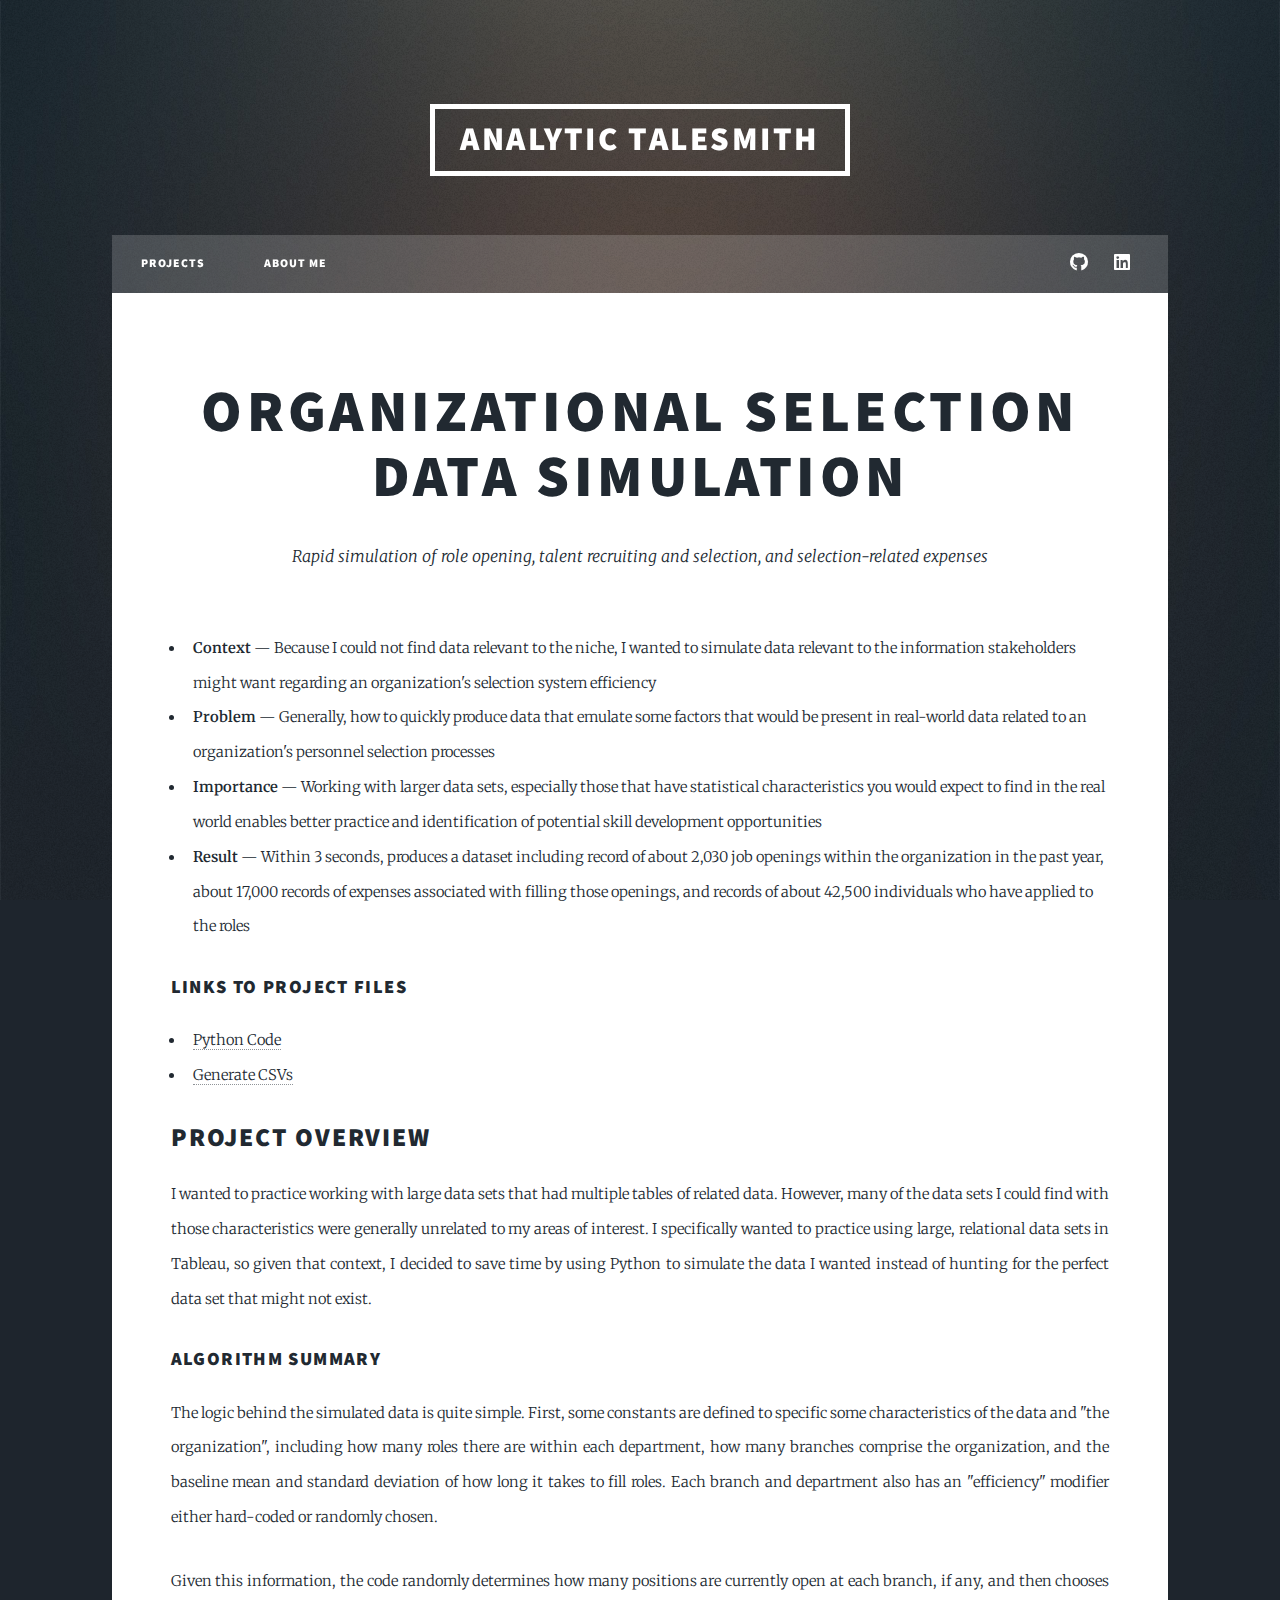
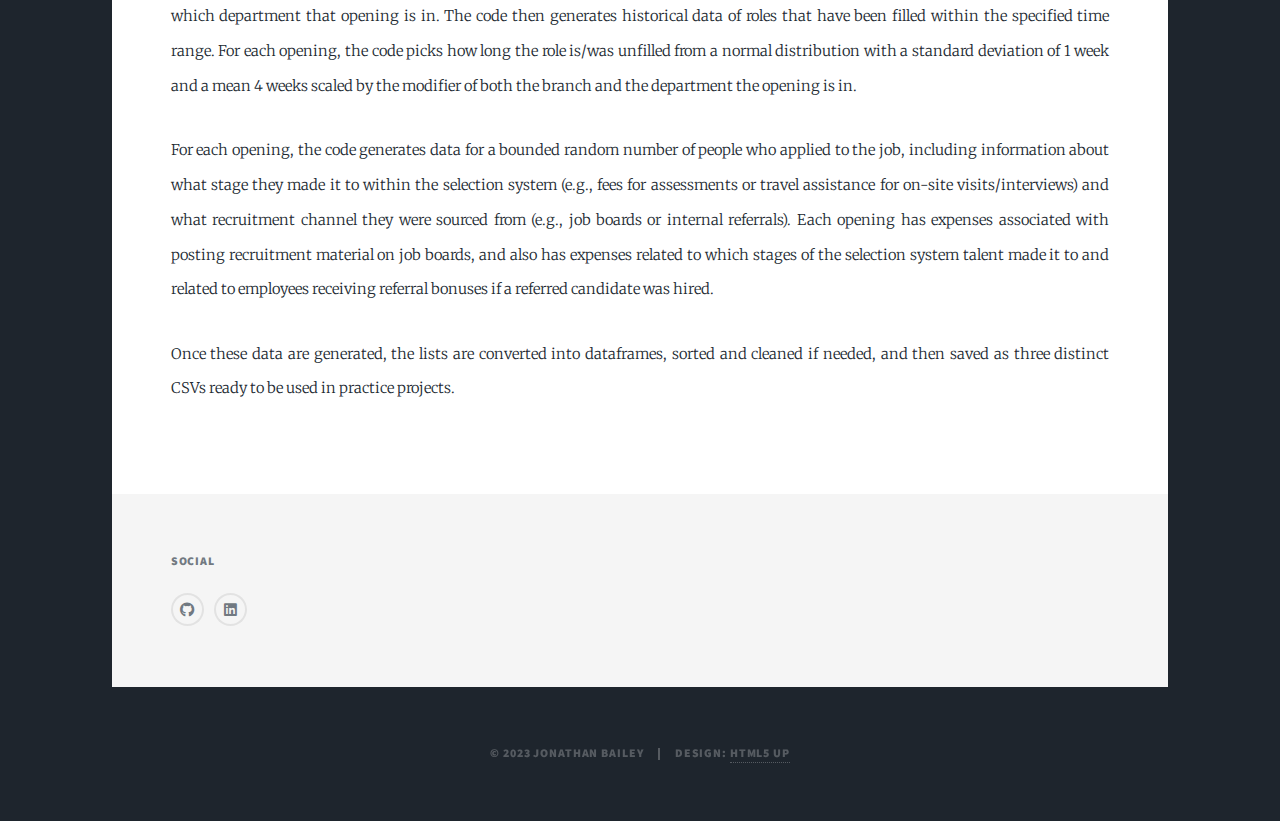
<file: dataSimulation.html>
<!DOCTYPE HTML>
<!--
	Massively by HTML5 UP
	html5up.net | @ajlkn
	Free for personal and commercial use under the CCA 3.0 license (html5up.net/license)
-->
<html>
	<head>
		<title>Analytic Talesmith - Python Dataset Simulation</title>
		<meta charset="utf-8" />
		<meta name="viewport" content="width=device-width, initial-scale=1, user-scalable=no" />
		<link rel="stylesheet" href="assets/css/main.css" />
		<noscript><link rel="stylesheet" href="assets/css/noscript.css" /></noscript>
	</head>
	<body class="is-preload">

		<!-- Wrapper -->
			<div id="wrapper">

				<!-- Header -->
					<header id="header">
						<a href="index.html" class="logo">Analytic Talesmith</a>
					</header>

				<!-- Nav -->
					<nav id="nav">
						<ul class="links">
							<li><a href="index.html">Projects</a></li>
							<li><a href="about.html">About Me</a></li>
						</ul>
						<ul class="icons">
							<li><a href="https://github.com/analyticTalesmith" class="icon brands fa-github"><span class="label">GitHub</span></a></li>
							<li><a href="https://www.linkedin.com/in/analytictalesmith/" class="icon brands fa-linkedin"><span class="label">LinkedIn</span></a></li>	
						</ul>
					</nav>

				<!-- Main -->
					<div id="main">

						<!-- Post -->
							<section class="post">
								<header class="major">
									<h1>Organizational Selection Data Simulation</h1>
									<p>Rapid simulation of role opening, talent recruiting and selection, and selection-related expenses</p>
								</header>
								<ul>
										<li><strong>Context</strong> — Because I could not find data relevant to the niche, I wanted to simulate data relevant to the information stakeholders might want regarding an organization's selection system efficiency</li>
										<li><strong>Problem</strong> — Generally, how to quickly produce data that emulate some factors that would be present in real-world data related to an organization's personnel selection processes</li>
										<li><strong>Importance</strong> — Working with larger data sets, especially those that have statistical characteristics you would expect to find in the real world enables better practice and identification of potential skill development opportunities</li>
										<li><strong>Result</strong> —  Within 3 seconds, produces a dataset including record of about 2,030 job openings within the organization in the past year, about 17,000 records of expenses associated with filling those openings, and records of about 42,500 individuals who have applied to the roles</li>
									</ul>
								
								<h3>Links to project files</h3>
								<ul>
									<li><a href="https://github.com/analyticTalesmith/SelectionDataSimulation/blob/main/SelectionDataSimulation.py">Python Code</a></li>
									<li><a href="https://github.com/analyticTalesmith/SelectionDataSimulation/tree/main/generatedData">Generate CSVs</a></li>
								</ul>
								
								<h2>Project Overview</h2>
								<p>I wanted to practice working with large data sets that had multiple tables of related data. However, many of the data sets I could find with those characteristics were generally unrelated to my areas of interest. I specifically wanted to practice using large, relational data sets in Tableau, so given that context, I decided to save time by using Python to simulate the data I wanted instead of hunting for the perfect data set that might not exist.</p>
								
								<h3>Algorithm Summary</h3>
								<p>The logic behind the simulated data is quite simple. First, some constants are defined to specific some characteristics of the data and "the organization", including how many roles there are within each department, how many branches comprise the organization, and the baseline mean and standard deviation of how long it takes to fill roles. Each branch and department also has an "efficiency" modifier either hard-coded or randomly chosen.</p>
								<p>Given this information, the code randomly determines how many positions are currently open at each branch, if any, and then chooses which department that opening is in. The code then generates historical data of roles that have been filled within the specified time range. For each opening, the code picks how long the role is/was unfilled from a normal distribution with a standard deviation of 1 week and a mean 4 weeks scaled by the modifier of both the branch and the department the opening is in.</p>
								<p>For each opening, the code generates data for a bounded random number of people who applied to the job, including information about what stage they made it to within the selection system (e.g., fees for assessments or travel assistance for on-site visits/interviews) and what recruitment channel they were sourced from (e.g., job boards or internal referrals). Each opening has expenses associated with posting recruitment material on job boards, and also has expenses related to which stages of the selection system talent made it to and related to employees receiving referral bonuses if a referred candidate was hired.</p>
								<p>Once these data are generated, the lists are converted into dataframes, sorted and cleaned if needed, and then saved as three distinct CSVs ready to be used in practice projects.</p>
							</section>

					</div>

				<!-- Footer -->
					<footer id="footer">
							<section>
								<h3>Social</h3>
								<ul class="icons alt">
									<li><a href="https://github.com/analyticTalesmith" class="icon brands alt fa-github"><span class="label">GitHub</span></a></li>
									<li><a href="https://www.linkedin.com/in/analytictalesmith/" class="icon brands fa-linkedin"><span class="label">LinkedIn</span></a></li>	
								</ul>
							</section>
					</footer>

				<!-- Copyright -->
					<div id="copyright">
						<ul><li>&copy; 2023 Jonathan Bailey</li><li>Design: <a href="https://html5up.net">HTML5 UP</a></li></ul>
					</div>

			</div>

		<!-- Scripts -->
			<script src="assets/js/jquery.min.js"></script>
			<script src="assets/js/jquery.scrollex.min.js"></script>
			<script src="assets/js/jquery.scrolly.min.js"></script>
			<script src="assets/js/browser.min.js"></script>
			<script src="assets/js/breakpoints.min.js"></script>
			<script src="assets/js/util.js"></script>
			<script src="assets/js/main.js"></script>

	</body>
</html>
</file>
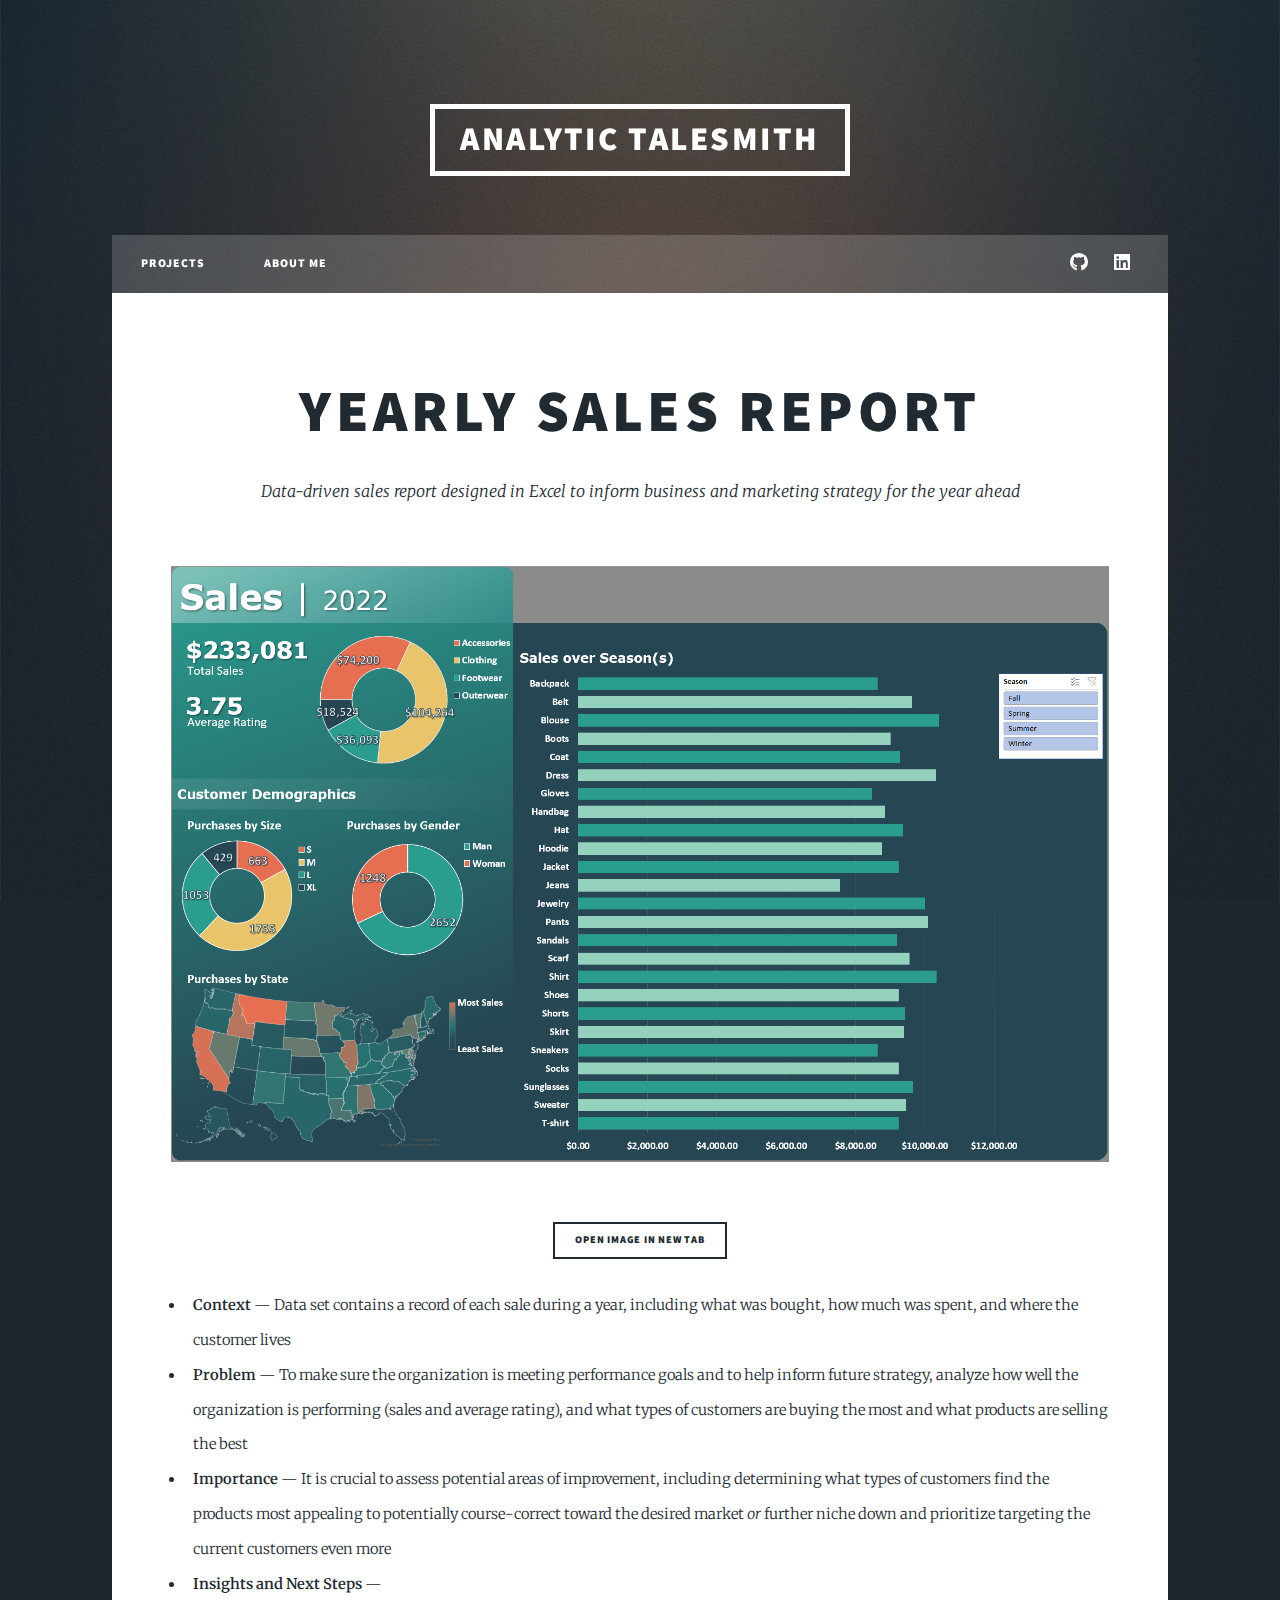
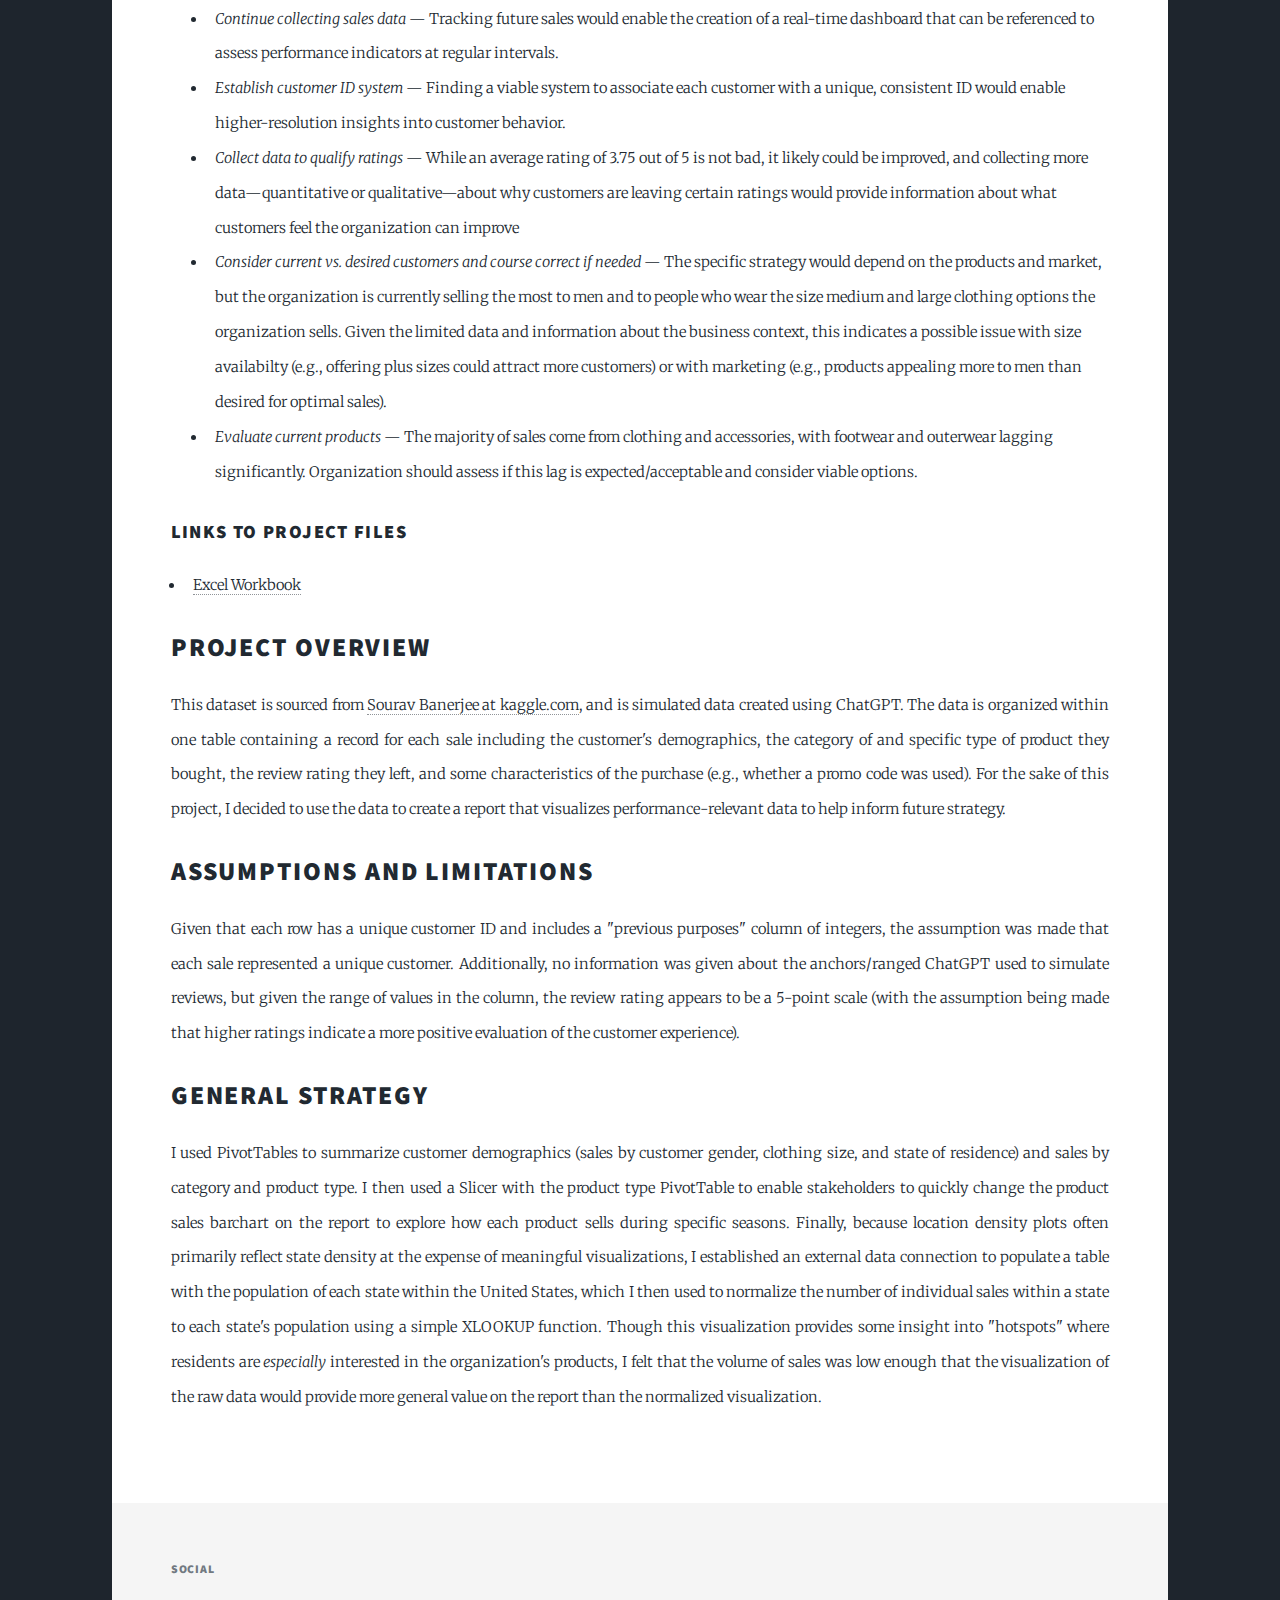
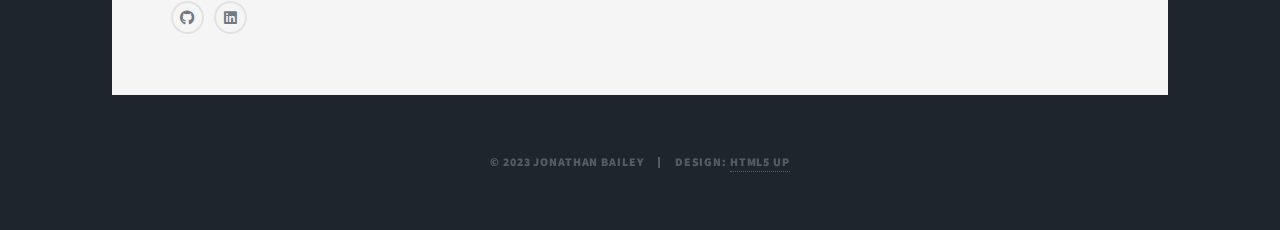
<file: salesReport.html>
<!DOCTYPE HTML>
<!--
	Massively by HTML5 UP
	html5up.net | @ajlkn
	Free for personal and commercial use under the CCA 3.0 license (html5up.net/license)
-->
<html>
	<head>
		<title>Analytic Talesmith - Yearly Sales Report</title>
		<meta charset="utf-8" />
		<meta name="viewport" content="width=device-width, initial-scale=1, user-scalable=no" />
		<link rel="stylesheet" href="assets/css/main.css" />
		<noscript><link rel="stylesheet" href="assets/css/noscript.css" /></noscript>
	</head>
	<body class="is-preload">

		<!-- Wrapper -->
			<div id="wrapper">

				<!-- Header -->
					<header id="header">
						<a href="index.html" class="logo">Analytic Talesmith</a>
					</header>

				<!-- Nav -->
					<nav id="nav">
						<ul class="links">
							<li><a href="index.html">Projects</a></li>
							<li><a href="about.html">About Me</a></li>
						</ul>
						<ul class="icons">
							<li><a href="https://github.com/analyticTalesmith" class="icon brands fa-github"><span class="label">GitHub</span></a></li>
							<li><a href="https://www.linkedin.com/in/analytictalesmith/" class="icon brands fa-linkedin"><span class="label">LinkedIn</span></a></li>	
						</ul>
					</nav>

				<!-- Main -->
					<div id="main">

						<!-- Post -->
							<section class="post">
								<header class="major">
									<h1>Yearly Sales Report</h1>
									<p>Data-driven sales report designed in Excel to inform business and marketing strategy for the year ahead</p>
								</header>
								<div class="image main"><img src="images/sales_report.png" alt="Screenshot of Excel dashboard" style = "margin-bottom:0em;"/></div>
								<ul class="actions special">
									<li><a href="https://analytictalesmith.github.io/images/sales_report.png" target="_blank" class="button small"  style = "margin-top:0em;">Open Image in New Tab</a></li>
								</ul>
								<ul>
										<li><strong>Context</strong> — Data set contains a record of each sale during a year, including what was bought, how much was spent, and where the customer lives</li>
										<li><strong>Problem</strong> — To make sure the organization is meeting performance goals and to help inform future strategy, analyze how well the organization is performing (sales and average rating), and what types of customers are buying the most and what products are selling the best</li>
										<li><strong>Importance</strong> — It is crucial to assess potential areas of improvement, including determining what types of customers find the products most appealing to potentially course-correct toward the desired market <em>or</em> further niche down and prioritize targeting the current customers even more</li>
										<li><strong>Insights and Next Steps</strong> —
											<ul>
												<li><em>Continue collecting sales data</em> — Tracking future sales would enable the creation of a real-time dashboard that can be referenced to assess performance indicators at regular intervals.</li>
												<li><em>Establish customer ID system</em> — Finding a viable system to associate each customer with a unique, consistent ID would enable higher-resolution insights into customer behavior.</li>		
												<li><em>Collect data to qualify ratings</em> — While an average rating of 3.75 out of 5 is not bad, it likely could be improved, and collecting more data—quantitative or qualitative—about why customers are leaving certain ratings would provide information about what customers feel the organization can improve</li>
												<li><em>Consider current vs. desired customers and course correct if needed</em> — The specific strategy would depend on the products and market, but the organization is currently selling the most to men and to people who wear the size medium and large clothing options the organization sells. Given the limited data and information about the business context, this indicates a possible issue with size availabilty (e.g., offering plus sizes could attract more customers) or with marketing (e.g., products appealing more to men than desired for optimal sales).</li>												
												<li><em>Evaluate current products</em> — The majority of sales come from clothing and accessories, with footwear and outerwear lagging significantly. Organization should assess if this lag is expected/acceptable and consider viable options.</li>
											</ul></li>
									</ul>
								
								<h3>Links to project files</h3>
								<ul>
									<li><a href="https://github.com/analyticTalesmith/SalesReport/blob/main/salesReport2022.xlsx">Excel Workbook</a></li>
								</ul>
								
								<h2>Project Overview</h2>
								<p>This dataset is sourced from <a href="https://www.kaggle.com/datasets/iamsouravbanerjee/customer-shopping-trends-dataset?select=shopping_trends.csv">Sourav Banerjee at kaggle.com</a>, and is simulated data created using ChatGPT. The data is organized within one table containing a record for each sale including the customer's demographics, the category of and specific type of product they bought, the review rating they left, and some characteristics of the purchase (e.g., whether a promo code was used). For the sake of this project, I decided to use the data to create a report that visualizes performance-relevant data to help inform future strategy.</p>
								
								<h2>Assumptions and Limitations</h2>
								<p>Given that each row has a unique customer ID and includes a "previous purposes" column of integers, the assumption was made that each sale represented a unique customer. Additionally, no information was given about the anchors/ranged ChatGPT used to simulate reviews, but given the range of values in the column, the review rating appears to be a 5-point scale (with the assumption being made that higher ratings indicate a more positive evaluation of the customer experience).</p>
								
								<h2>General Strategy</h2>
								<p>I used PivotTables to summarize customer demographics (sales by customer gender, clothing size, and state of residence) and sales by category and product type. I then used a Slicer with the product type PivotTable to enable stakeholders to quickly change the product sales barchart on the report to explore how each product sells during specific seasons. Finally, because location density plots often primarily reflect state density at the expense of meaningful visualizations, I established an external data connection to populate a table with the population of each state within the United States, which I then used to normalize the number of individual sales within a state to each state's population using a simple XLOOKUP function. Though this visualization provides some insight into "hotspots" where residents are <em>especially</em> interested in the organization's products, I felt that the volume of sales was low enough that the visualization of the raw data would provide more general value on the report than the normalized visualization.</p>
								
							</section>

					</div>

				<!-- Footer -->
					<footer id="footer">
							<section>
								<h3>Social</h3>
								<ul class="icons alt">
									<li><a href="https://github.com/analyticTalesmith" class="icon brands alt fa-github"><span class="label">GitHub</span></a></li>
									<li><a href="https://www.linkedin.com/in/analytictalesmith/" class="icon brands fa-linkedin"><span class="label">LinkedIn</span></a></li>	
								</ul>
							</section>
					</footer>

				<!-- Copyright -->
					<div id="copyright">
						<ul><li>&copy; 2023 Jonathan Bailey</li><li>Design: <a href="https://html5up.net">HTML5 UP</a></li></ul>
					</div>

			</div>

		<!-- Scripts -->
			<script src="assets/js/jquery.min.js"></script>
			<script src="assets/js/jquery.scrollex.min.js"></script>
			<script src="assets/js/jquery.scrolly.min.js"></script>
			<script src="assets/js/browser.min.js"></script>
			<script src="assets/js/breakpoints.min.js"></script>
			<script src="assets/js/util.js"></script>
			<script src="assets/js/main.js"></script>

	</body>
</html>
</file>
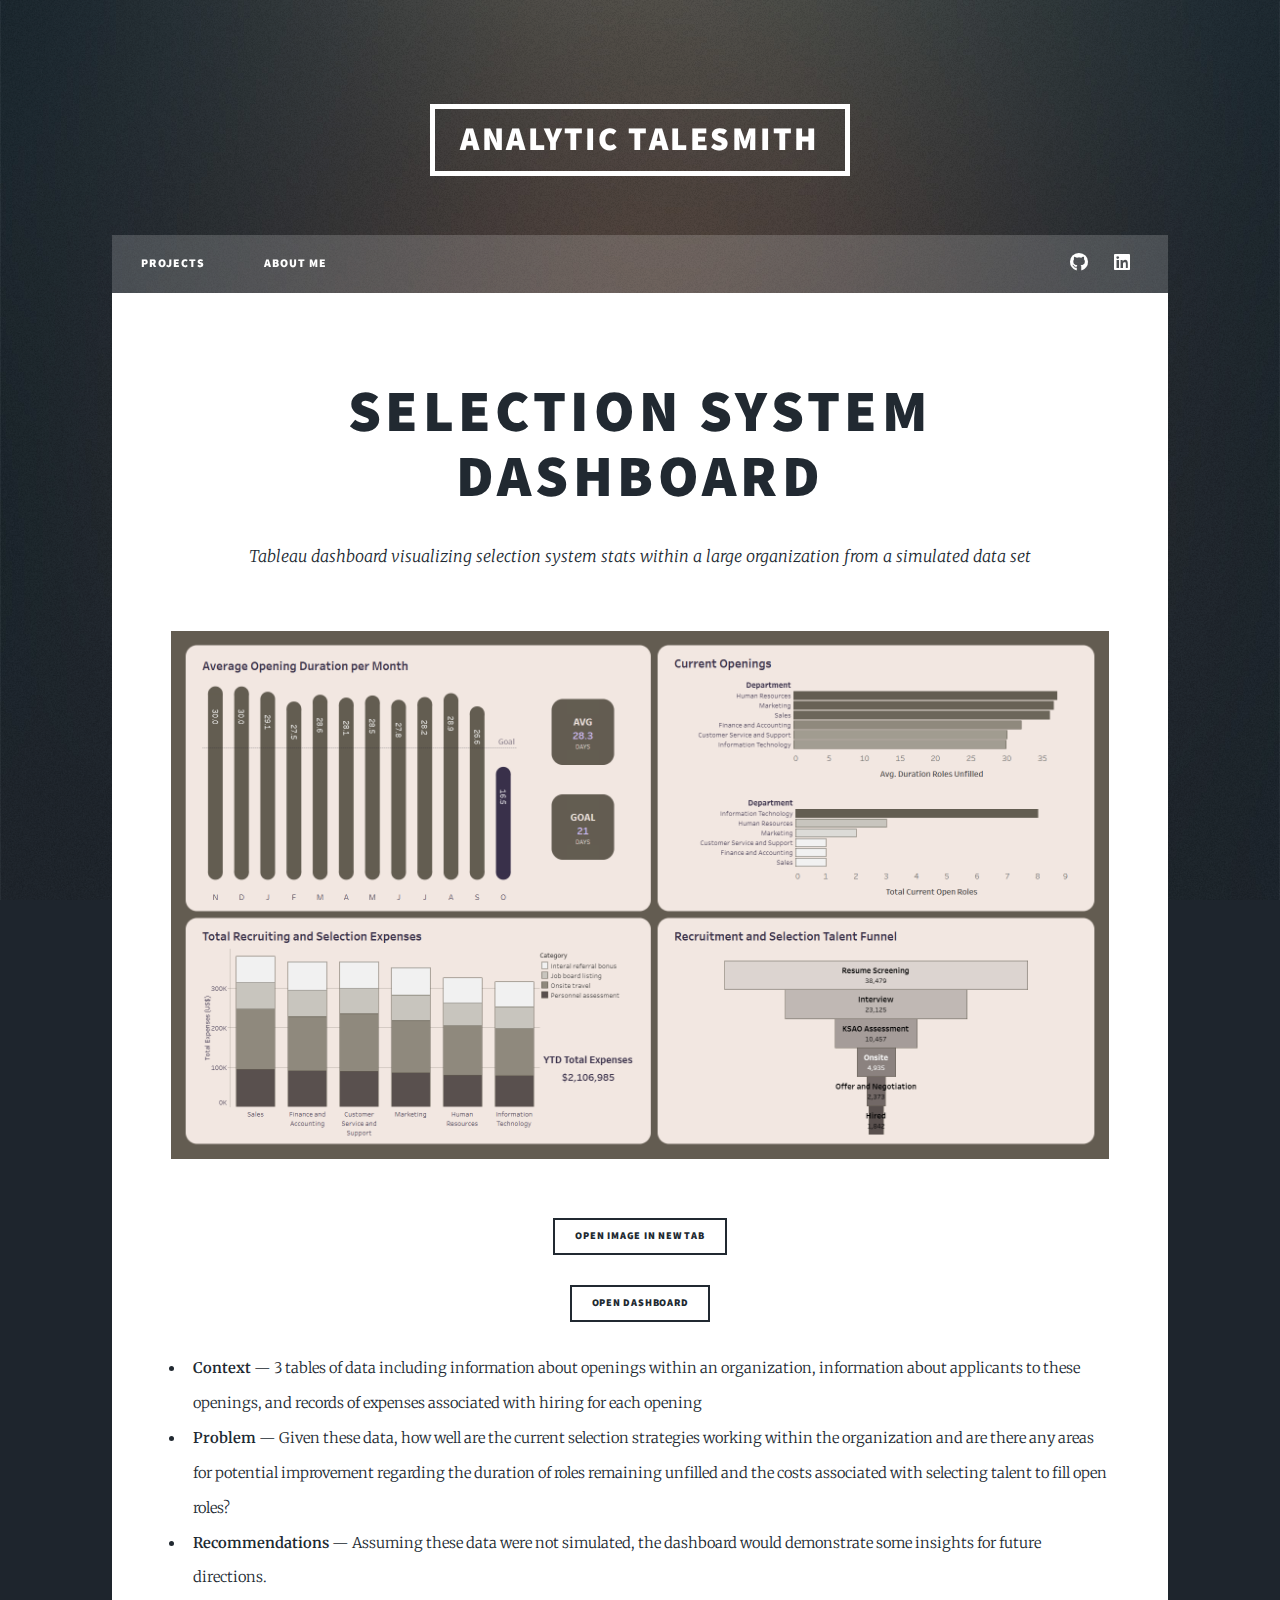
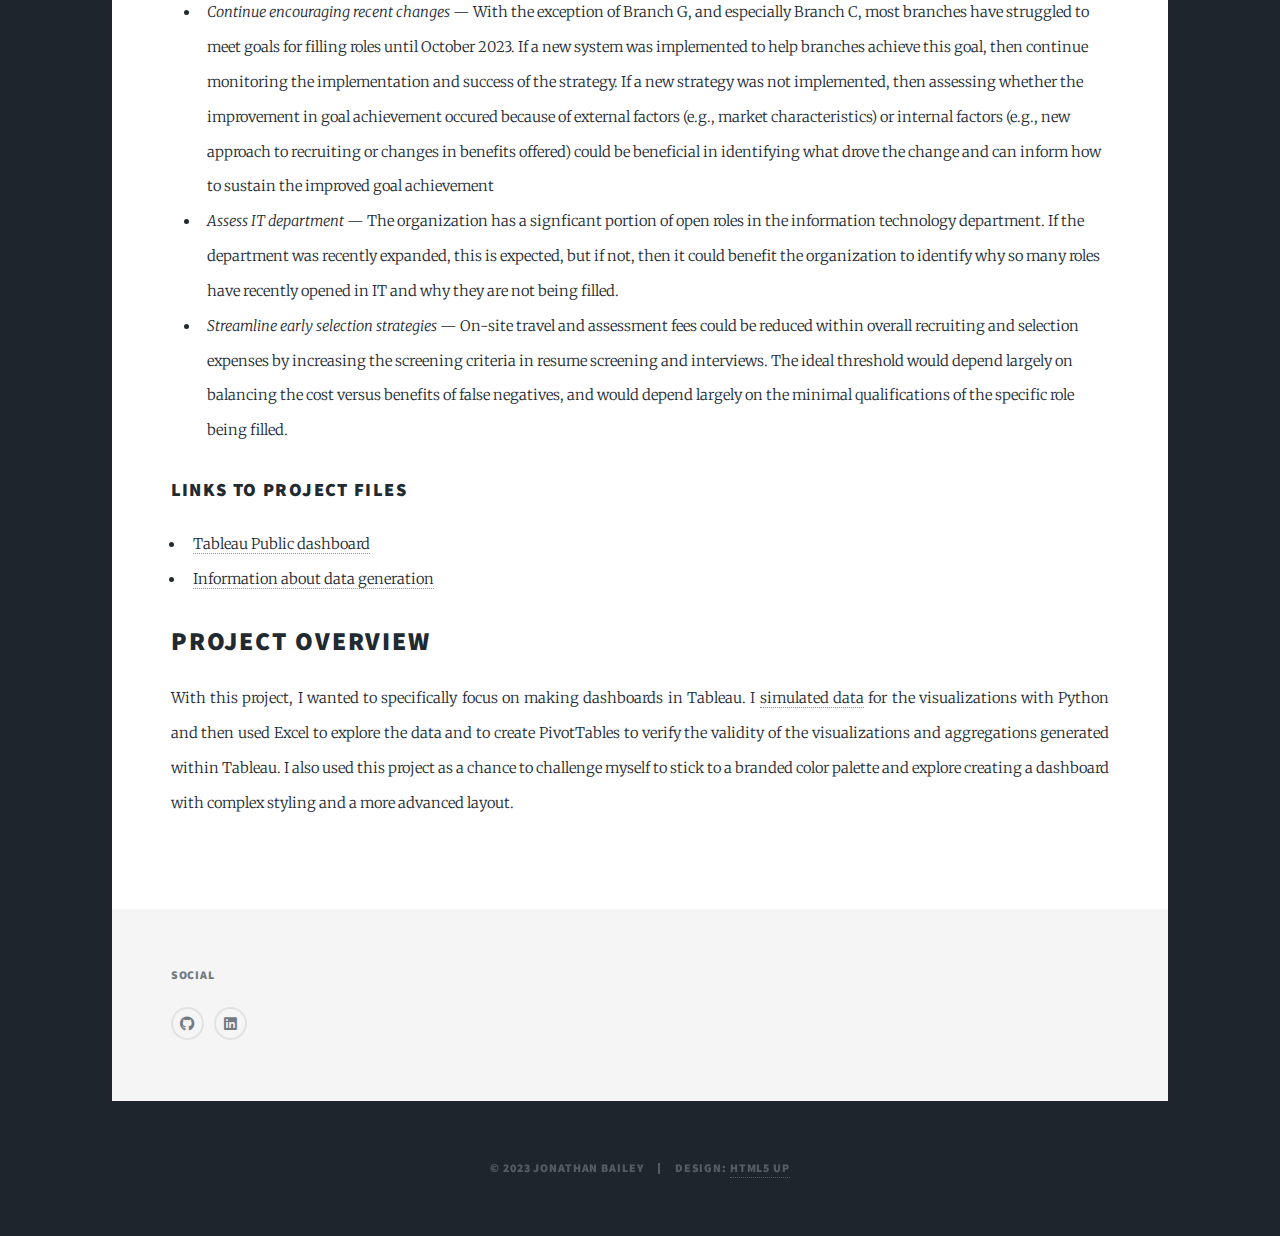
<file: selectionDashboard.html>
<!DOCTYPE HTML>
<!--
	Massively by HTML5 UP
	html5up.net | @ajlkn
	Free for personal and commercial use under the CCA 3.0 license (html5up.net/license)
-->
<html>
	<head>
		<title>Analytic Talesmith - Selection System Dashboard</title>
		<meta charset="utf-8" />
		<meta name="viewport" content="width=device-width, initial-scale=1, user-scalable=no" />
		<link rel="stylesheet" href="assets/css/main.css" />
		<noscript><link rel="stylesheet" href="assets/css/noscript.css" /></noscript>
	</head>
	<body class="is-preload">		

		<!-- Wrapper -->
			<div id="wrapper">

				<!-- Header -->
					<header id="header">
						<a href="index.html" class="logo">Analytic Talesmith</a>
					</header>

				<!-- Nav -->
					<nav id="nav">
						<ul class="links">
							<li><a href="index.html">Projects</a></li>
							<li><a href="about.html">About Me</a></li>
						</ul>
						<ul class="icons">
							<li><a href="https://github.com/analyticTalesmith" class="icon brands fa-github"><span class="label">GitHub</span></a></li>
							<li><a href="https://www.linkedin.com/in/analytictalesmith/" class="icon brands fa-linkedin"><span class="label">LinkedIn</span></a></li>	
						</ul>
					</nav>

				<!-- Main -->
					<div id="main">

						<!-- Post -->
							<section class="post">
								<header class="major">
									<h1>Selection System Dashboard</h1>
									<p>Tableau dashboard visualizing selection system stats  within a large organization from a simulated data set</p>
								</header>
								<div class="image main"><img src="images/selection_dash.png" alt="Screenshot of Excel dashboard" style = "margin-bottom:0em;"/></div>
								<ul class="actions special" style="margin-top:0em;">
									<li><a href="https://analytictalesmith.github.io/images/selection_dash.png" target="_blank" class="button small"  style = "margin-top:0em;">Open Image in New Tab</a></li>
								</ul>
								<ul class="actions special">
									<li><a href="https://public.tableau.com/app/profile/jonathan.bailey/viz/SelectionSystemPracticeDashboard/SelectionSystemDashboard"  target="_blank" class="button small"  style = "margin-top:0em;">Open Dashboard</a></li>
								</ul>								
									
								<ul>
										<li><strong>Context</strong> — 3 tables of data including information about openings within an organization, information about applicants to these openings, and records of expenses associated with hiring for each opening</li>
										<li><strong>Problem</strong> — Given these data, how well are the current selection strategies working within the organization and are there any areas for potential improvement regarding the duration of roles remaining unfilled and the costs associated with selecting talent to fill open roles?</li>
										<li><strong>Recommendations</strong> —  Assuming these data were not simulated, the dashboard would demonstrate some insights for future directions.</li>
											<ul>
												<li><em>Continue encouraging recent changes</em> — With the exception of Branch G, and especially Branch C, most branches have struggled to meet goals for filling roles until October 2023. If a new system was implemented to help branches achieve this goal, then continue monitoring the implementation and success of the strategy. If a new strategy was not implemented, then assessing whether the improvement in goal achievement occured because of external factors (e.g., market characteristics) or internal factors (e.g., new approach to recruiting or changes in benefits offered) could be beneficial in identifying what drove the change and can inform how to sustain the improved goal achievement</li>
												<li><em>Assess IT department</em> — The organization has a signficant portion of open roles in the information technology department. If the department was recently expanded, this is expected, but if not, then it could benefit the organization to identify why so many roles have recently opened in IT and why they are not being filled.</li>
												<li><em>Streamline early selection strategies</em> — On-site travel and assessment fees could be reduced within overall recruiting and selection expenses by increasing the screening criteria in resume screening and interviews. The ideal threshold would depend largely on balancing the cost versus benefits of false negatives, and would depend largely on the minimal qualifications of the specific role being filled.</li>
											</ul>
									</ul>
								
								<h3>Links to project files</h3>
								<ul>
									<li><a href="https://public.tableau.com/app/profile/jonathan.bailey/viz/SelectionSystemPracticeDashboard/SelectionSystemDashboard">Tableau Public dashboard</a></li>
									<li><a href="https://analytictalesmith.github.io/dataSimulation.html">Information about data generation</a></li>
								</ul>
								
								<h2>Project Overview</h2>
								<p>With this project, I wanted to specifically focus on making dashboards in Tableau. I <a href="https://analytictalesmith.github.io/dataSimulation.html">simulated data</a> for the visualizations with Python and then used Excel to explore the data and to create PivotTables to verify the validity of the visualizations and aggregations generated within Tableau. I also used this project as a chance to challenge myself to stick to a branded color palette and explore creating a dashboard with complex styling and a more advanced layout.
							</section>

					</div>

				<!-- Footer -->
					<footer id="footer">
							<section>
								<h3>Social</h3>
								<ul class="icons alt">
									<li><a href="https://github.com/analyticTalesmith" class="icon brands alt fa-github"><span class="label">GitHub</span></a></li>
									<li><a href="https://www.linkedin.com/in/analytictalesmith/" class="icon brands fa-linkedin"><span class="label">LinkedIn</span></a></li>	
								</ul>
							</section>
					</footer>

				<!-- Copyright -->
					<div id="copyright">
						<ul><li>&copy; 2023 Jonathan Bailey</li><li>Design: <a href="https://html5up.net">HTML5 UP</a></li></ul>
					</div>

			</div>

		<!-- Scripts -->
			<script src="assets/js/jquery.min.js"></script>
			<script src="assets/js/jquery.scrollex.min.js"></script>
			<script src="assets/js/jquery.scrolly.min.js"></script>
			<script src="assets/js/browser.min.js"></script>
			<script src="assets/js/breakpoints.min.js"></script>
			<script src="assets/js/util.js"></script>
			<script src="assets/js/main.js"></script>

	</body>
</html>
</file>
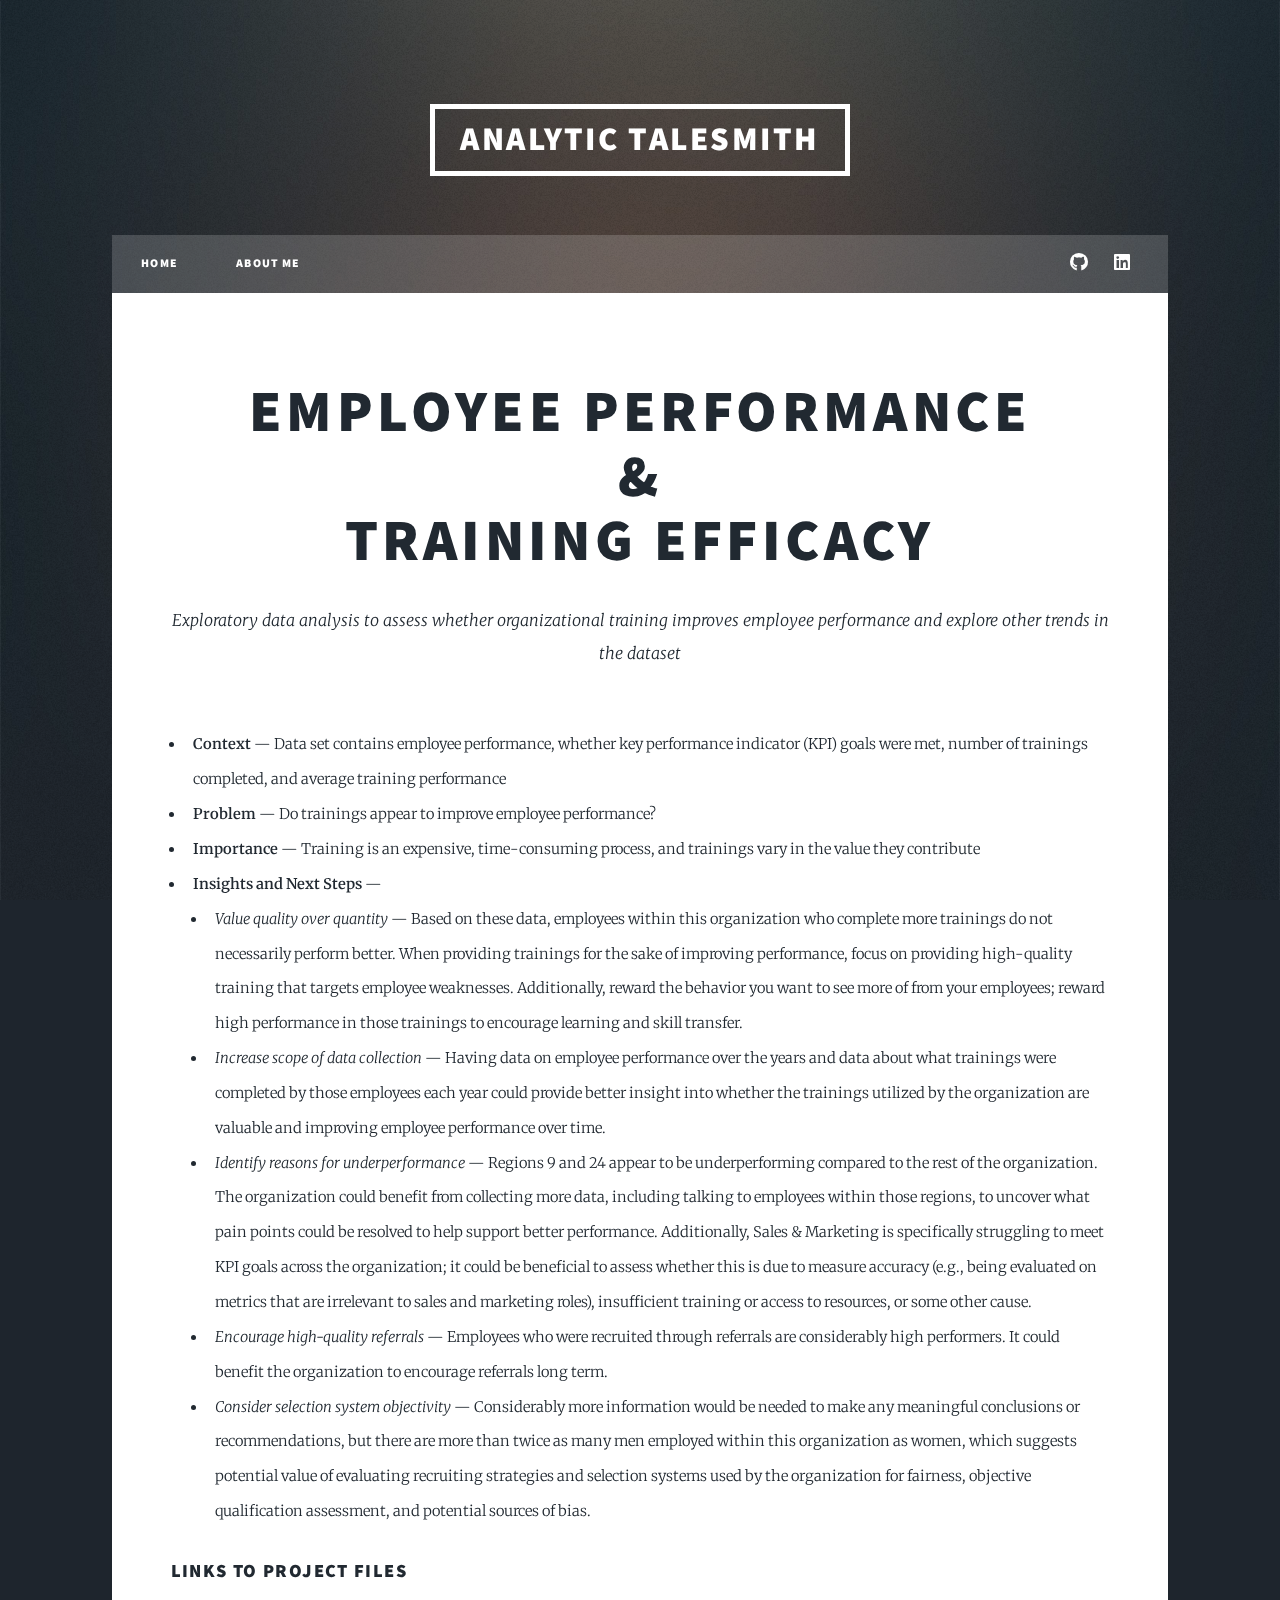
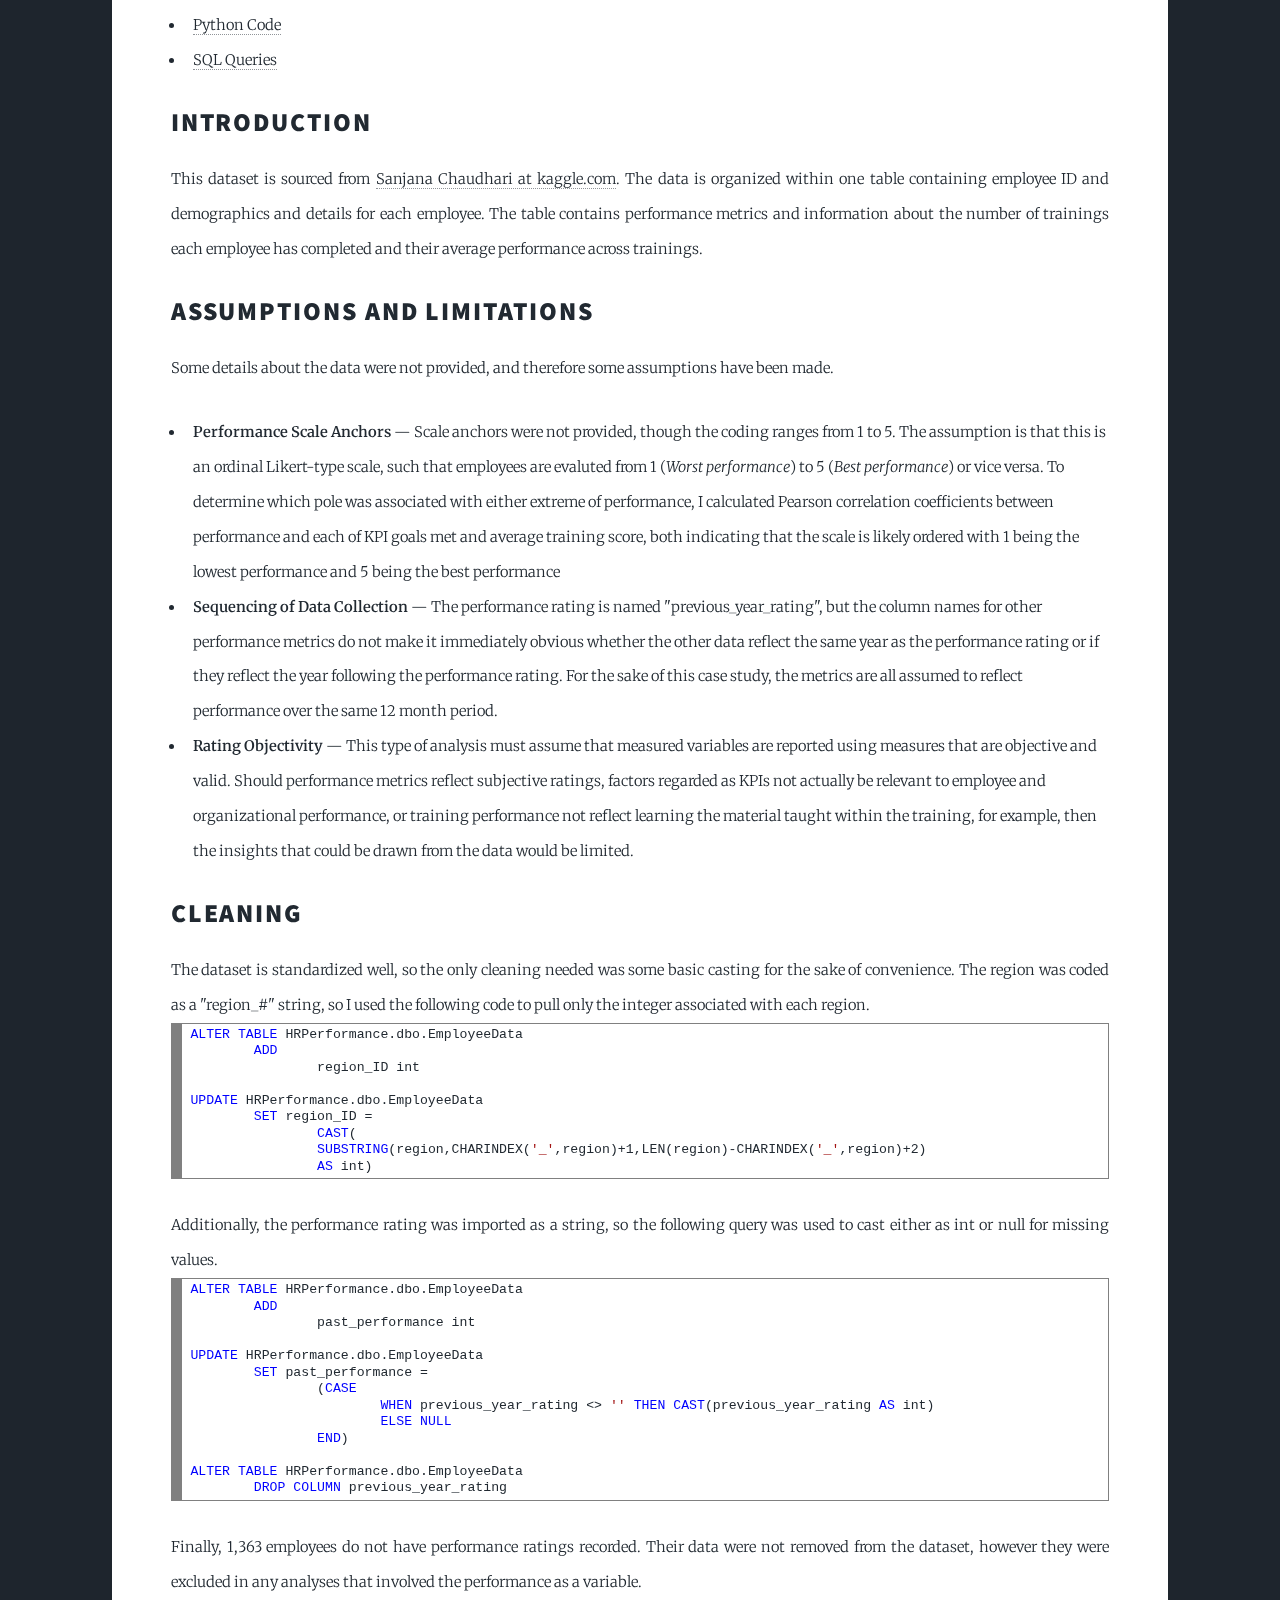
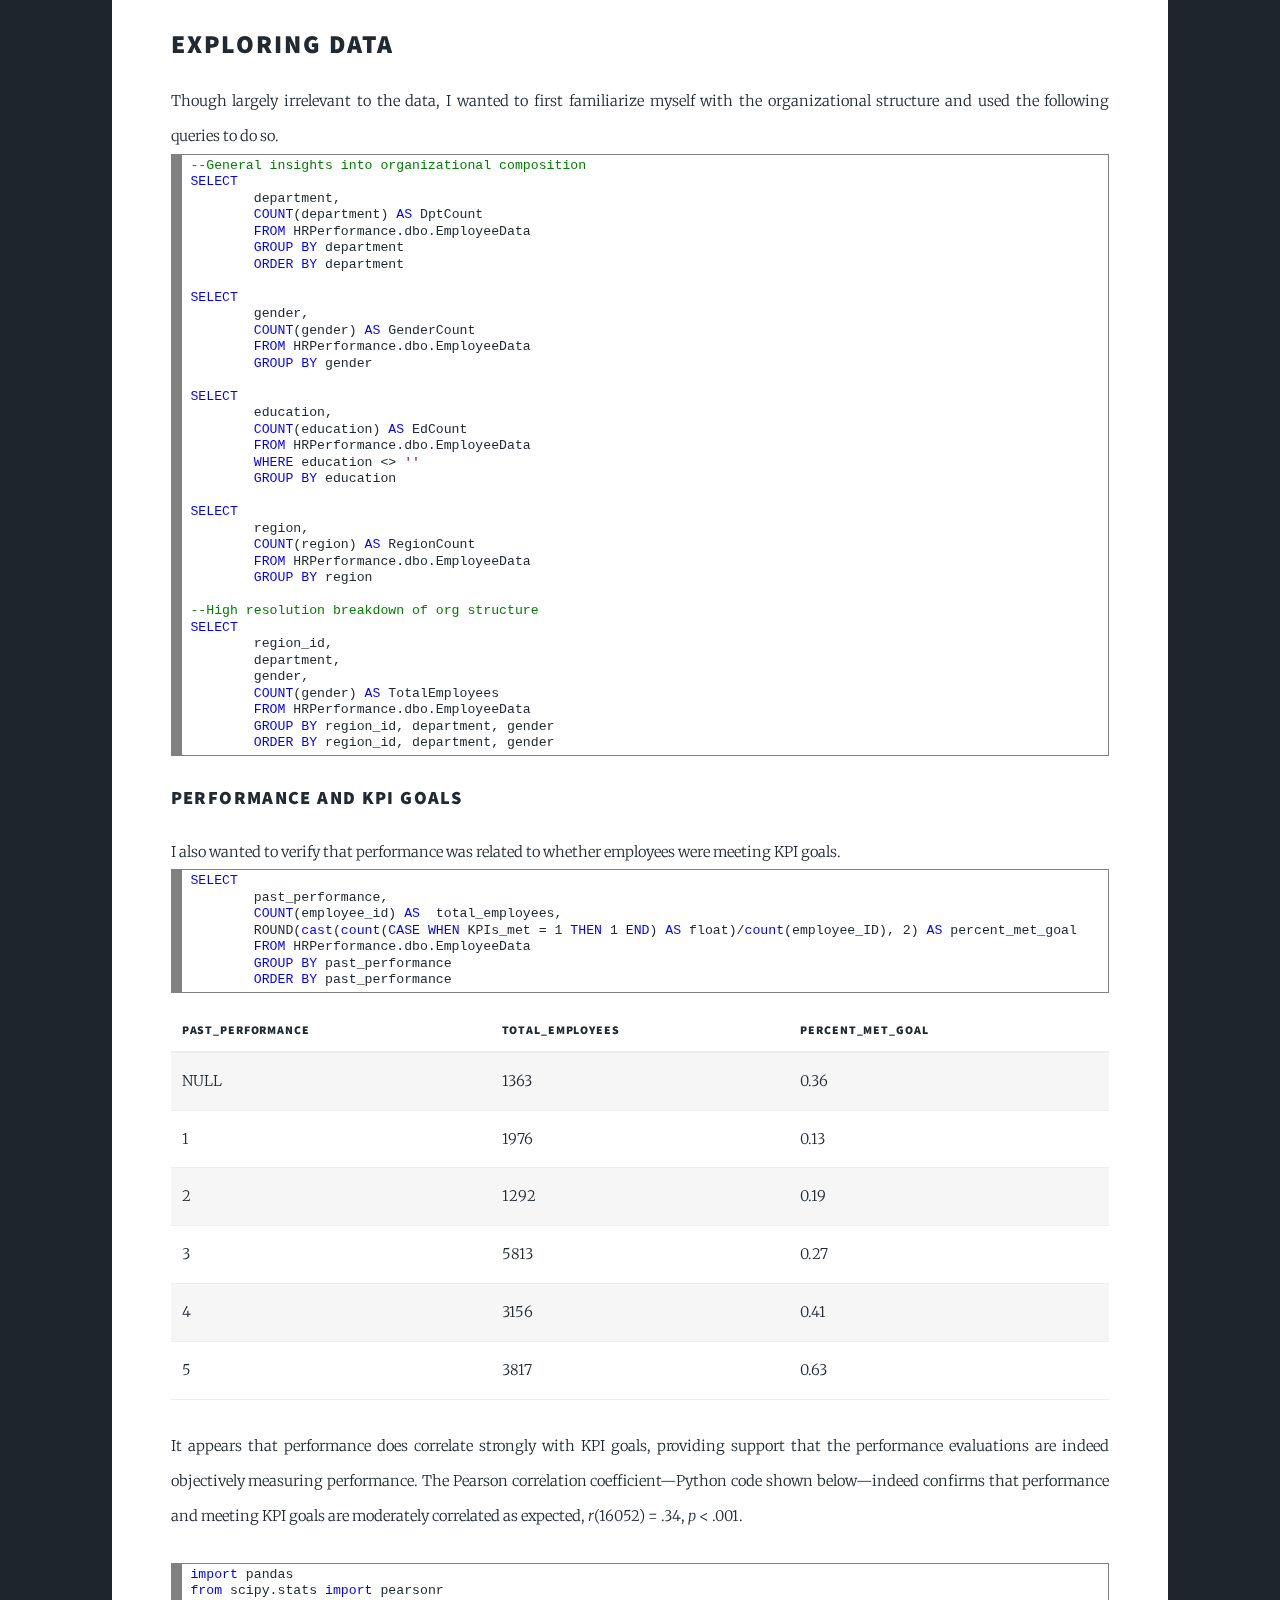
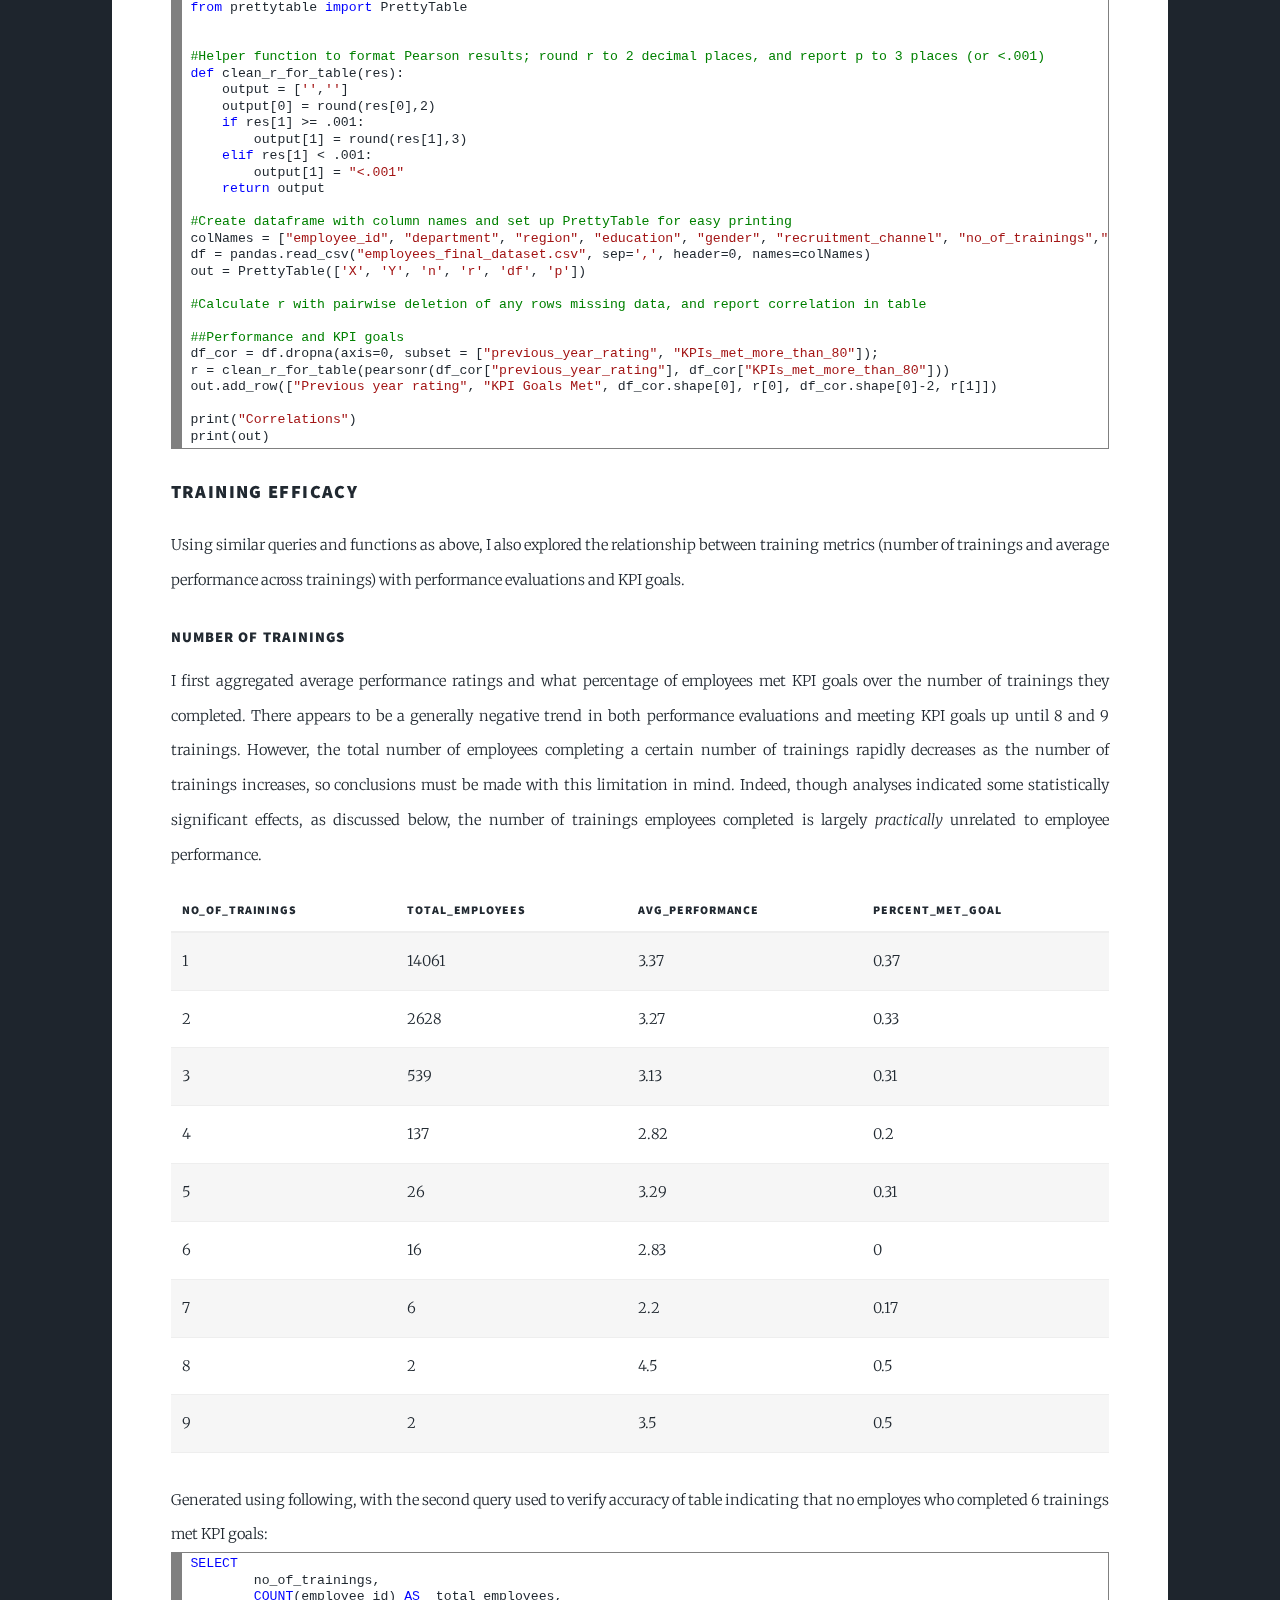
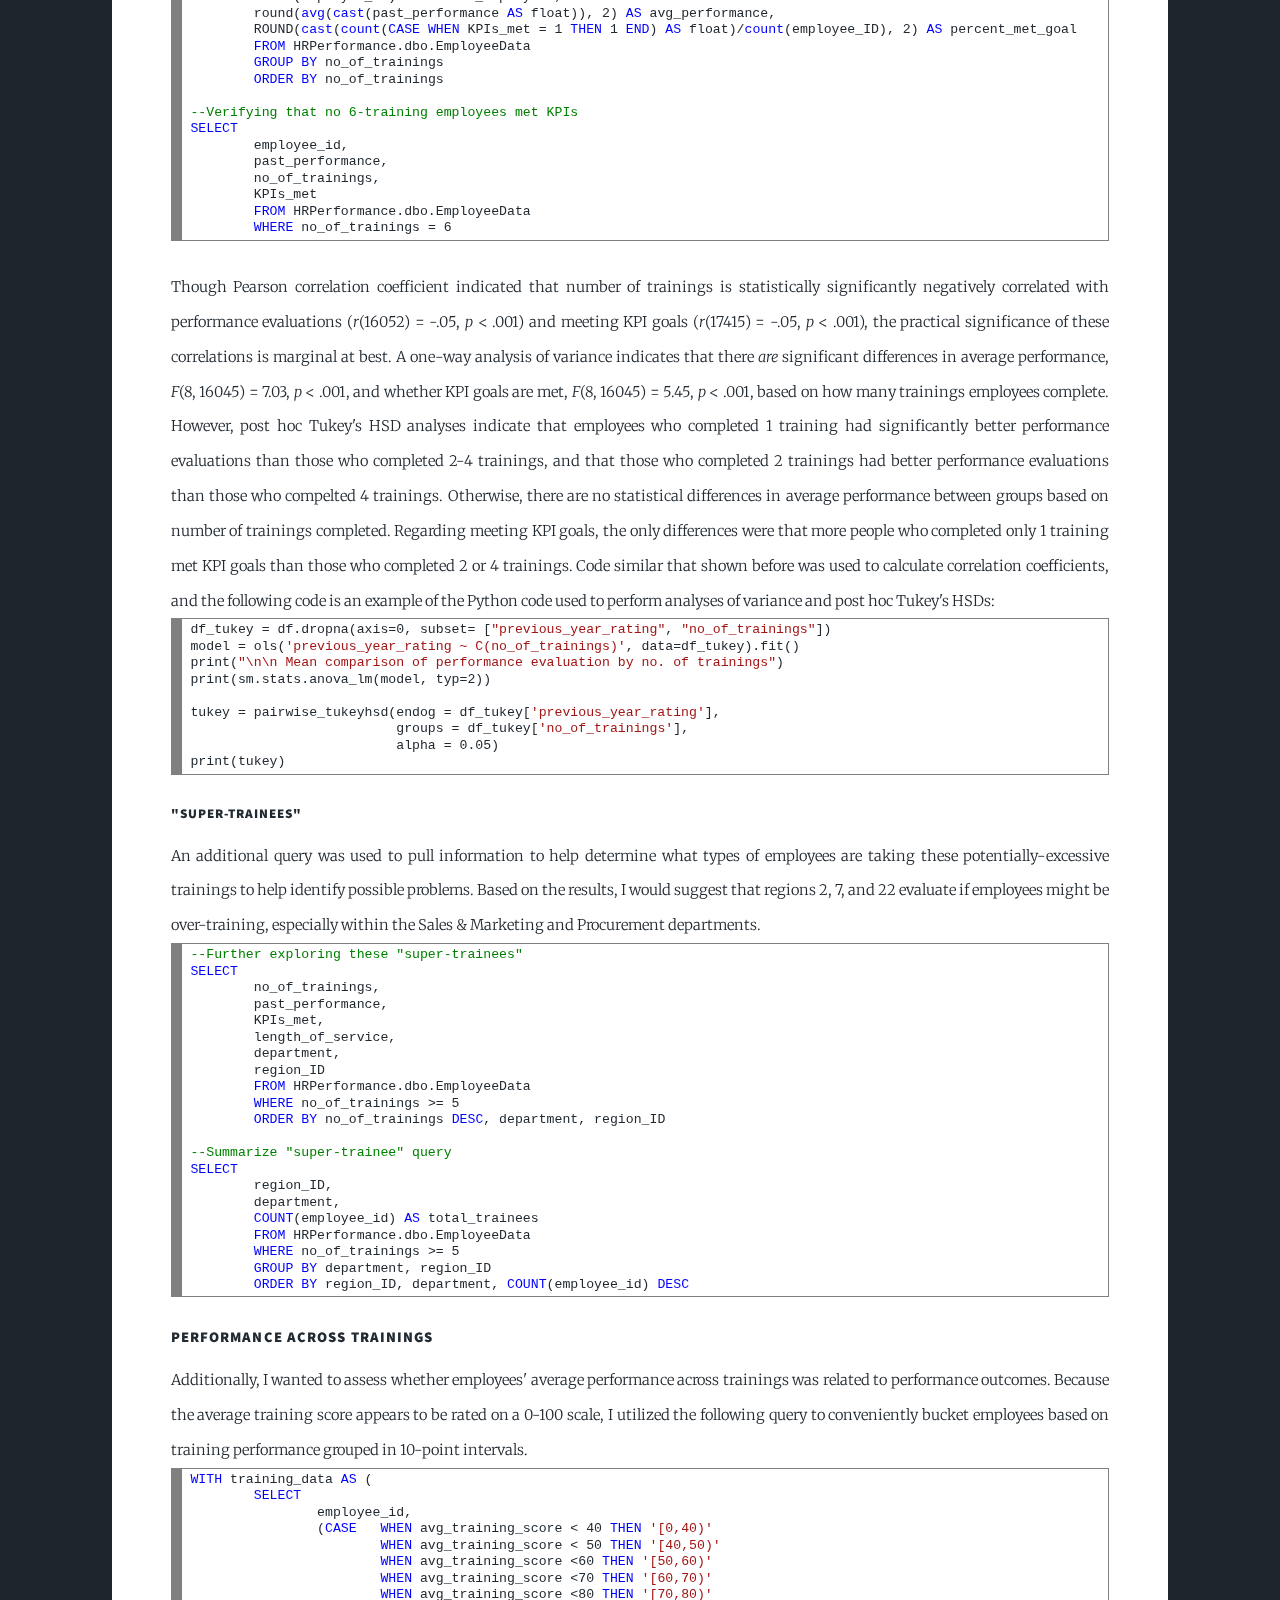
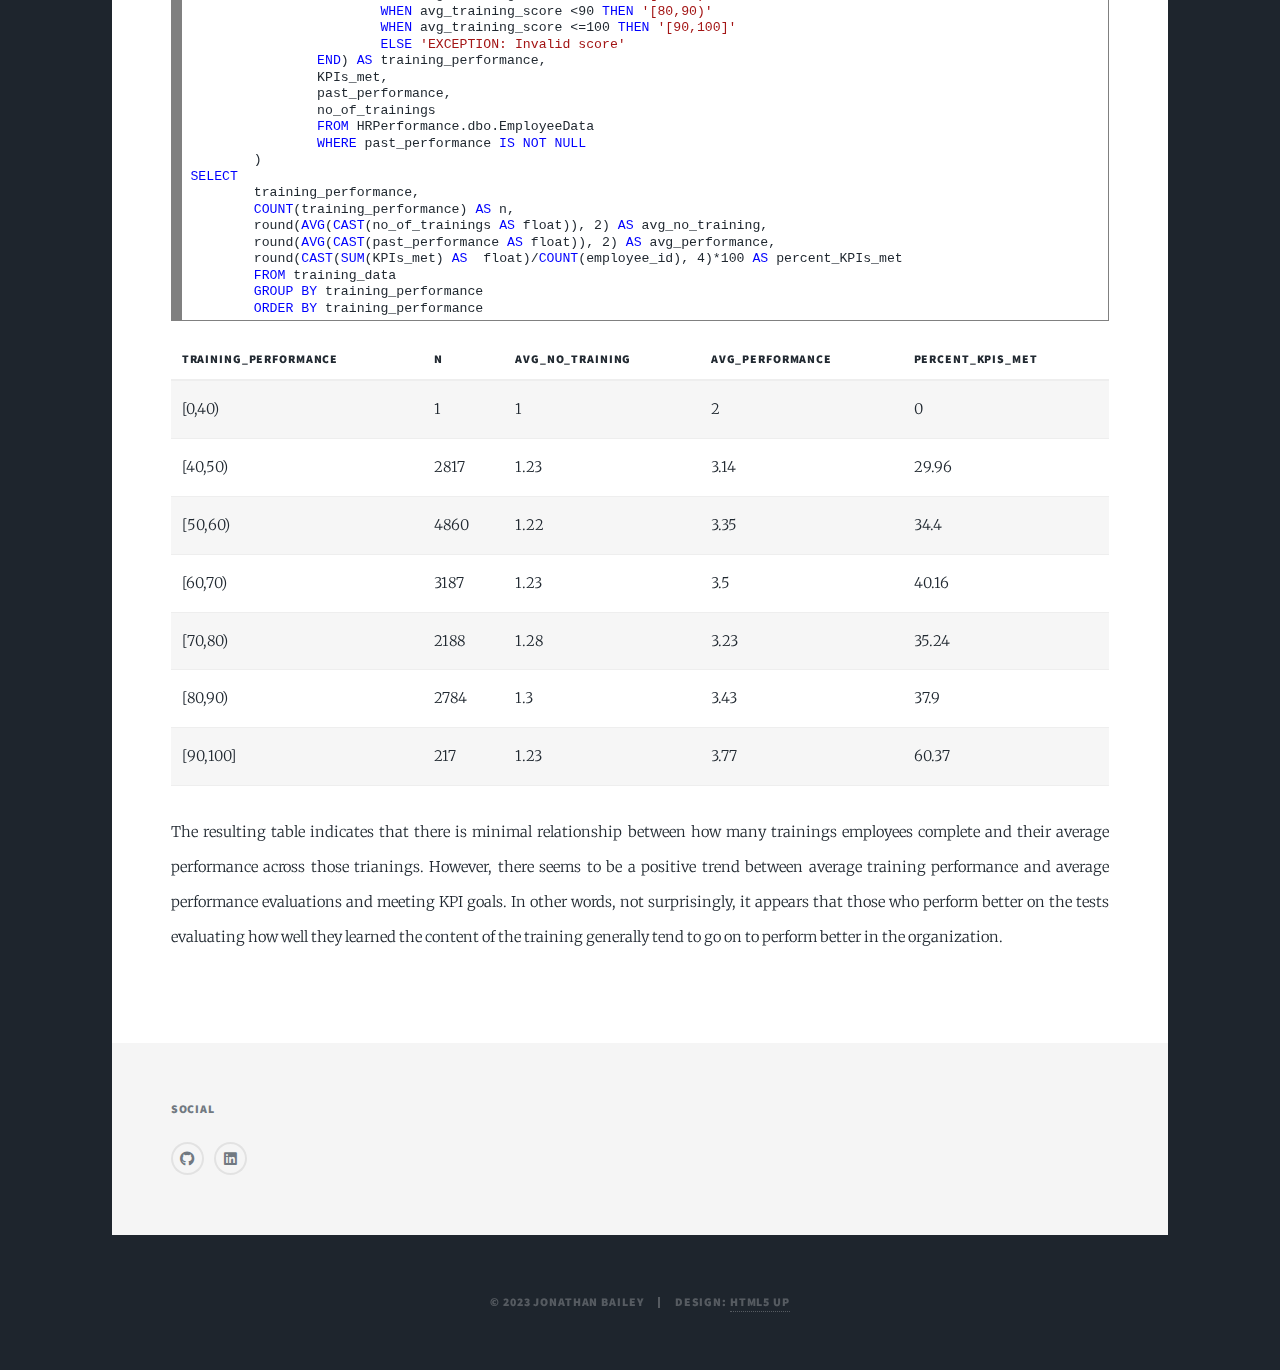
<file: trainingefficacy.html>
<!DOCTYPE HTML>
<!--
	Massively by HTML5 UP
	html5up.net | @ajlkn
	Free for personal and commercial use under the CCA 3.0 license (html5up.net/license)
-->
<html>
	<head>
		<title>Analytic Talesmith - Organizational Training Efficacy</title>
		<meta charset="utf-8" />
		<meta name="viewport" content="width=device-width, initial-scale=1, user-scalable=no" />
		<link rel="stylesheet" href="assets/css/main.css" />
		<noscript><link rel="stylesheet" href="assets/css/noscript.css" /></noscript>
	</head>
	<body class="is-preload">

		<!-- Wrapper -->
			<div id="wrapper">

				<!-- Header -->
					<header id="header">
						<a href="index.html" class="logo">Analytic Talesmith</a>
					</header>

				<!-- Nav -->
					<nav id="nav">
						<ul class="links">
							<li><a href="index.html">Home</a></li>
							<li><a href="about.html">About Me</a></li>
						</ul>
						<ul class="icons">
							<li><a href="https://github.com/analyticTalesmith" class="icon brands fa-github"><span class="label">GitHub</span></a></li>
							<li><a href="https://www.linkedin.com/in/analytictalesmith/" class="icon brands fa-linkedin"><span class="label">LinkedIn</span></a></li>	
						</ul>
					</nav>

				<!-- Main -->
					<div id="main">

						<!-- Post -->
							<section class="post">
								<header class="major">
									<h1>Employee Performance <br/>
										&amp;<br/>
										Training Efficacy</h1>
									<p>Exploratory data analysis to assess whether organizational training improves employee performance and explore other trends in the dataset</p>
								</header>
									<ul>
										<li><strong>Context</strong> — Data set contains employee performance, whether key performance indicator (KPI) goals were met, number of trainings completed, and average training performance</li>
										<li><strong>Problem</strong> — Do trainings appear to improve employee performance?</li>
										<li><strong>Importance</strong> — Training is an expensive, time-consuming process, and trainings vary in the value they contribute</li>
										<li><strong>Insights and Next Steps</strong> —
											<ul>
												<li><em>Value quality over quantity</em> — Based on these data, employees within this organization who complete more trainings do not necessarily perform better. When providing trainings for the sake of improving performance, focus on providing high-quality training that targets employee weaknesses. Additionally, reward the behavior you want to see more of from your employees; reward high performance in those trainings to encourage learning and skill transfer.</li>
												<li><em>Increase scope of data collection</em> — Having data on employee performance over the years and data about what trainings were completed by those employees each year could provide better insight into whether the trainings utilized by the organization are valuable and improving employee performance over time.</li>
												<li><em>Identify reasons for underperformance</em> — Regions 9 and 24 appear to be underperforming compared to the rest of the organization. The organization could benefit from collecting more data, including talking to employees within those regions, to uncover what pain points could be resolved to help support better performance. Additionally, Sales &amp; Marketing is specifically struggling to meet KPI goals across the organization; it could be beneficial to assess whether this is due to measure accuracy (e.g., being evaluated on metrics that are irrelevant to sales and marketing roles), insufficient training or access to resources, or some other cause.</li>
												<li><em>Encourage high-quality referrals</em> — Employees who were recruited through referrals are considerably high performers. It could benefit the organization to encourage referrals long term.</li>
												<li><em>Consider selection system objectivity</em> — Considerably more information would be needed to make any meaningful conclusions or recommendations, but there are more than twice as many men employed within this organization as women, which suggests potential value of evaluating recruiting strategies and selection systems used by the organization for fairness, objective qualification assessment, and potential sources of bias.</li>
											</ul></li>
									</ul>
								
								<h3>Links to project files</h3>
								<ul>
									<li><a href="https://github.com/analyticTalesmith/HREmployeePerformance/blob/main/employeePerformanceAnalysis.py">Python Code</a></li>
									<li><a href="https://github.com/analyticTalesmith/HREmployeePerformance/blob/main/employeePerformanceSQL.sql">SQL Queries</a></li>
								</ul>
								<h2>Introduction</h2>
								<p>This dataset is sourced from <a href="https://www.kaggle.com/datasets/sanjanchaudhari/employees-performance-for-hr-analytics/data">Sanjana Chaudhari at kaggle.com</a>. The data is organized within one table containing employee ID and demographics and details for each employee. The table contains performance metrics and information about the number of trainings each employee has completed and their average performance across trainings.</p>
								<h2>Assumptions and Limitations</h2>
								<p>Some details about the data were not provided, and therefore some assumptions have been made.</p>
									<ul>
										<li><strong>Performance Scale Anchors</strong> — Scale anchors were not provided, though the coding ranges from 1 to 5. The assumption is that this is an ordinal Likert-type scale, such that employees are evaluted from 1 (<em>Worst performance</em>) to 5 (<em>Best performance</em>) or vice versa. To determine which pole was associated with either extreme of performance, I calculated Pearson correlation coefficients between performance and each of KPI goals met and average training score, both indicating that the scale is likely ordered with 1 being the lowest performance and 5 being the best performance</li>
										<li><strong>Sequencing of Data Collection</strong> — The performance rating is named "previous_year_rating", but the column names for other performance metrics do not make it immediately obvious whether the other data reflect the same year as the performance rating or if they reflect the year following the performance rating. For the sake of this case study, the metrics are all assumed to reflect performance over the same 12 month period.</li>
										<li><strong>Rating Objectivity</strong> — This type of analysis must assume that measured variables are reported using measures that are objective and valid. Should performance metrics reflect subjective ratings, factors regarded as KPIs not actually be relevant to employee and organizational performance, or training performance not reflect learning the material taught within the training, for example, then the insights that could be drawn from the data would be limited.</li>
									</ul>
								
																
								<h2>Cleaning</h2>
								<p style="margin-bottom: 0em;">The dataset is standardized well, so the only cleaning needed was some basic casting for the sake of convenience. The region was coded as a "region_#" string, so I used the following code to pull only the integer associated with each region.</p>	
								<div style="background: #ffffff; overflow:auto;width:auto;border:solid gray;border-width:.1em .1em .1em .8em;padding:.2em .6em; margin-bottom: 2em;"><pre style="margin: 0; line-height: 125%"><span style="color: #0000ff">ALTER</span> <span style="color: #0000ff">TABLE</span> HRPerformance.dbo.EmployeeData
	<span style="color: #0000ff">ADD</span>
		region_ID int

<span style="color: #0000ff">UPDATE</span> HRPerformance.dbo.EmployeeData
	<span style="color: #0000ff">SET</span> region_ID =
		<span style="color: #0000ff">CAST</span>(
		<span style="color: #0000ff">SUBSTRING</span>(region,CHARINDEX(<span style="color: #a31515">&#39;_&#39;</span>,region)+1,LEN(region)-CHARINDEX(<span style="color: #a31515">&#39;_&#39;</span>,region)+2)
		<span style="color: #0000ff">AS</span> int)
</pre></div>
								<p style="margin-bottom: 0em;">Additionally, the performance rating was imported as a string, so the following query was used to cast either as int or null for missing values.</p>
								<div style="background: #ffffff; overflow:auto;width:auto;border:solid gray;border-width:.1em .1em .1em .8em;padding:.2em .6em; margin-bottom:2em;"><pre style="margin: 0; line-height: 125%"><span style="color: #0000ff">ALTER</span> <span style="color: #0000ff">TABLE</span> HRPerformance.dbo.EmployeeData
	<span style="color: #0000ff">ADD</span>
		past_performance int
	
<span style="color: #0000ff">UPDATE</span> HRPerformance.dbo.EmployeeData
	<span style="color: #0000ff">SET</span> past_performance =
		(<span style="color: #0000ff">CASE</span>
			<span style="color: #0000ff">WHEN</span> previous_year_rating &lt;&gt; <span style="color: #a31515">&#39;&#39;</span> <span style="color: #0000ff">THEN</span> <span style="color: #0000ff">CAST</span>(previous_year_rating <span style="color: #0000ff">AS</span> int)
			<span style="color: #0000ff">ELSE</span> <span style="color: #0000ff">NULL</span>
		<span style="color: #0000ff">END</span>)

<span style="color: #0000ff">ALTER</span> <span style="color: #0000ff">TABLE</span> HRPerformance.dbo.EmployeeData
	<span style="color: #0000ff">DROP</span> <span style="color: #0000ff">COLUMN</span> previous_year_rating
</pre></div>

								<p>Finally, 1,363 employees do not have performance ratings recorded. Their data were not removed from the dataset, however they were excluded in any analyses that involved the performance as a variable.</p> 
<h2>Exploring Data</h2>
								<p style="margin-bottom:0em">Though largely irrelevant to the data, I wanted to first familiarize myself with the organizational structure and used the following queries to do so.</p>
								<div style="background: #ffffff; overflow:auto;width:auto;border:solid gray;border-width:.1em .1em .1em .8em;padding:.2em .6em; margin-bottom:2em"><pre style="margin: 0; line-height: 125%"><span style="color: #008000">--General insights into organizational composition</span>
<span style="color: #0000ff">SELECT</span>
	department,
	<span style="color: #0000ff">COUNT</span>(department) <span style="color: #0000ff">AS</span> DptCount
	<span style="color: #0000ff">FROM</span> HRPerformance.dbo.EmployeeData
	<span style="color: #0000ff">GROUP</span> <span style="color: #0000ff">BY</span> department
	<span style="color: #0000ff">ORDER</span> <span style="color: #0000ff">BY</span> department

<span style="color: #0000ff">SELECT</span>
	gender,
	<span style="color: #0000ff">COUNT</span>(gender) <span style="color: #0000ff">AS</span> GenderCount
	<span style="color: #0000ff">FROM</span> HRPerformance.dbo.EmployeeData
	<span style="color: #0000ff">GROUP</span> <span style="color: #0000ff">BY</span> gender

<span style="color: #0000ff">SELECT</span>
	education,
	<span style="color: #0000ff">COUNT</span>(education) <span style="color: #0000ff">AS</span> EdCount
	<span style="color: #0000ff">FROM</span> HRPerformance.dbo.EmployeeData
	<span style="color: #0000ff">WHERE</span> education &lt;&gt; <span style="color: #a31515">&#39;&#39;</span>
	<span style="color: #0000ff">GROUP</span> <span style="color: #0000ff">BY</span> education

<span style="color: #0000ff">SELECT</span>
	region,
	<span style="color: #0000ff">COUNT</span>(region) <span style="color: #0000ff">AS</span> RegionCount
	<span style="color: #0000ff">FROM</span> HRPerformance.dbo.EmployeeData
	<span style="color: #0000ff">GROUP</span> <span style="color: #0000ff">BY</span> region

<span style="color: #008000">--High resolution breakdown of org structure</span>
<span style="color: #0000ff">SELECT</span>
	region_id,
	department,
	gender,
	<span style="color: #0000ff">COUNT</span>(gender) <span style="color: #0000ff">AS</span> TotalEmployees
	<span style="color: #0000ff">FROM</span> HRPerformance.dbo.EmployeeData
	<span style="color: #0000ff">GROUP</span> <span style="color: #0000ff">BY</span> region_id, department, gender
	<span style="color: #0000ff">ORDER</span> <span style="color: #0000ff">BY</span> region_id, department, gender
</pre></div>
<h3>Performance and KPI Goals</h3>
<p style="margin-bottom:0em">I also wanted to verify that performance was related to whether employees were meeting KPI goals.</p>
								<div style="background: #ffffff; overflow:auto;width:auto;border:solid gray;border-width:.1em .1em .1em .8em;padding:.2em .6em; margin-bottom:2em"><pre style="margin: 0; line-height: 125%"><span style="color: #0000ff">SELECT</span>
	past_performance,
	<span style="color: #0000ff">COUNT</span>(employee_id) <span style="color: #0000ff">AS&nbsp;</span> total_employees,
	ROUND(<span style="color: #0000ff">cast</span>(<span style="color: #0000ff">count</span>(<span style="color: #0000ff">CASE</span> <span style="color: #0000ff">WHEN</span> KPIs_met = 1 <span style="color: #0000ff">THEN</span> 1 <span style="color: #0000ff">END</span>) <span style="color: #0000ff">AS</span> float)/<span style="color: #0000ff">count</span>(employee_ID), 2) <span style="color: #0000ff">AS</span> percent_met_goal
	<span style="color: #0000ff">FROM</span> HRPerformance.dbo.EmployeeData
	<span style="color: #0000ff">GROUP</span> <span style="color: #0000ff">BY</span> past_performance
	<span style="color: #0000ff">ORDER</span> <span style="color: #0000ff">BY</span> past_performance
</pre>
								</div>								
<table class="tg">
<thead>
  <tr>
	<th class="tg-0lax">past_performance</th>
	<th class="tg-0lax">total_employees</th>
	<th class="tg-0lax">percent_met_goal</th>
  </tr>
</thead>
<tbody>
  <tr>
	<td class="tg-0lax">NULL</td>
	<td class="tg-0lax">1363</td>
	<td class="tg-0lax">0.36</td>
  </tr>
  <tr>
	<td class="tg-0lax">1</td>
	<td class="tg-0lax">1976</td>
	<td class="tg-0lax">0.13</td>
  </tr>
  <tr>
	<td class="tg-0lax">2</td>
	<td class="tg-0lax">1292</td>
	<td class="tg-0lax">0.19</td>
  </tr>
  <tr>
	<td class="tg-0lax">3</td>
	<td class="tg-0lax">5813</td>
	<td class="tg-0lax">0.27</td>
  </tr>
  <tr>
	<td class="tg-0lax">4</td>
	<td class="tg-0lax">3156</td>
	<td class="tg-0lax">0.41</td>
  </tr>
  <tr>
	<td class="tg-0lax">5</td>
	<td class="tg-0lax">3817</td>
	<td class="tg-0lax">0.63</td>
  </tr>
</tbody>
</table>
<p>It appears that performance does correlate strongly with KPI goals, providing support that the performance evaluations are indeed objectively measuring performance. The Pearson correlation coefficient—Python code shown below—indeed confirms that performance and meeting KPI goals are moderately correlated as expected, <em>r</em>(16052) = .34, <em>p</em> &lt; .001.</p>
								<div style="background: #ffffff; overflow:auto;width:auto;border:solid gray;border-width:.1em .1em .1em .8em;padding:.2em .6em; margin-bottom:2em;"><pre style="margin: 0; line-height: 125%"><span style="color: #0000ff">import</span> pandas
<span style="color: #0000ff">from</span> scipy.stats <span style="color: #0000ff">import</span> pearsonr
<span style="color: #0000ff">from</span> prettytable <span style="color: #0000ff">import</span> PrettyTable


<span style="color: #008000">#Helper function to format Pearson results; round r to 2 decimal places, and report p to 3 places (or &lt;.001)</span>
<span style="color: #0000ff">def</span> clean_r_for_table(res):
    output = [<span style="color: #a31515">&#39;&#39;</span>,<span style="color: #a31515">&#39;&#39;</span>]
    output[0] = round(res[0],2)
    <span style="color: #0000ff">if</span> res[1] &gt;= .001:
        output[1] = round(res[1],3)
    <span style="color: #0000ff">elif</span> res[1] &lt; .001:
        output[1] = <span style="color: #a31515">&quot;&lt;.001&quot;</span>
    <span style="color: #0000ff">return</span> output

<span style="color: #008000">#Create dataframe with column names and set up PrettyTable for easy printing</span>
colNames = [<span style="color: #a31515">&quot;employee_id&quot;</span>, <span style="color: #a31515">&quot;department&quot;</span>, <span style="color: #a31515">&quot;region&quot;</span>, <span style="color: #a31515">&quot;education&quot;</span>, <span style="color: #a31515">&quot;gender&quot;</span>, <span style="color: #a31515">&quot;recruitment_channel&quot;</span>, <span style="color: #a31515">&quot;no_of_trainings&quot;</span>,<span style="color: #a31515">&quot;age&quot;</span>,<span style="color: #a31515">&quot;previous_year_rating&quot;</span>,<span style="color: #a31515">&quot;length_of_service&quot;</span>,<span style="color: #a31515">&quot;KPIs_met_more_than_80&quot;</span>,<span style="color: #a31515">&quot;awards_won&quot;</span>,<span style="color: #a31515">&quot;avg_training_score&quot;</span>]
df = pandas.read_csv(<span style="color: #a31515">&quot;employees_final_dataset.csv&quot;</span>, sep=<span style="color: #a31515">&#39;,&#39;</span>, header=0, names=colNames)
out = PrettyTable([<span style="color: #a31515">&#39;X&#39;</span>, <span style="color: #a31515">&#39;Y&#39;</span>, <span style="color: #a31515">&#39;n&#39;</span>, <span style="color: #a31515">&#39;r&#39;</span>, <span style="color: #a31515">&#39;df&#39;</span>, <span style="color: #a31515">&#39;p&#39;</span>])

<span style="color: #008000">#Calculate r with pairwise deletion of any rows missing data, and report correlation in table</span>

<span style="color: #008000">##Performance and KPI goals</span>
df_cor = df.dropna(axis=0, subset = [<span style="color: #a31515">&quot;previous_year_rating&quot;</span>, <span style="color: #a31515">&quot;KPIs_met_more_than_80&quot;</span>]);
r = clean_r_for_table(pearsonr(df_cor[<span style="color: #a31515">&quot;previous_year_rating&quot;</span>], df_cor[<span style="color: #a31515">&quot;KPIs_met_more_than_80&quot;</span>]))
out.add_row([<span style="color: #a31515">&quot;Previous year rating&quot;</span>, <span style="color: #a31515">&quot;KPI Goals Met&quot;</span>, df_cor.shape[0], r[0], df_cor.shape[0]-2, r[1]])

print(<span style="color: #a31515">&quot;Correlations&quot;</span>)
print(out)
</pre></div>
								<h3>Training Efficacy</h3>
								<p>Using similar queries and functions as above, I also explored the relationship between training metrics (number of trainings and average performance across trainings) with performance evaluations and KPI goals.</p>
								<h4>Number of Trainings</h4>
								<p>I first aggregated average performance ratings and what percentage of employees met KPI goals over the number of trainings they completed. There appears to be a generally negative trend in both performance evaluations and meeting KPI goals up until 8 and 9 trainings. However, the total number of employees completing a certain number of trainings rapidly decreases as the number of trainings increases, so conclusions must be made with this limitation in mind. Indeed, though analyses indicated some statistically significant effects, as discussed below, the number of trainings employees completed is largely <em>practically</em> unrelated to employee performance. </p>
								
								<table class="tg">
									<thead>
									  <tr>
										<th class="tg-0lax">no_of_trainings</th>
										<th class="tg-0lax">total_employees</th>
										<th class="tg-0lax">avg_performance</th>
										<th class="tg-0lax">percent_met_goal</th>
									  </tr>
									</thead>
									<tbody>
									  <tr>
										<td class="tg-0lax">1</td>
										<td class="tg-0lax">14061</td>
										<td class="tg-0lax">3.37</td>
										<td class="tg-0lax">0.37</td>
									  </tr>
									  <tr>
										<td class="tg-0lax">2</td>
										<td class="tg-0lax">2628</td>
										<td class="tg-0lax">3.27</td>
										<td class="tg-0lax">0.33</td>
									  </tr>
									  <tr>
										<td class="tg-0lax">3</td>
										<td class="tg-0lax">539</td>
										<td class="tg-0lax">3.13</td>
										<td class="tg-0lax">0.31</td>
									  </tr>
									  <tr>
										<td class="tg-0lax">4</td>
										<td class="tg-0lax">137</td>
										<td class="tg-0lax">2.82</td>
										<td class="tg-0lax">0.2</td>
									  </tr>
									  <tr>
										<td class="tg-0lax">5</td>
										<td class="tg-0lax">26</td>
										<td class="tg-0lax">3.29</td>
										<td class="tg-0lax">0.31</td>
									  </tr>
									  <tr>
										<td class="tg-0lax">6</td>
										<td class="tg-0lax">16</td>
										<td class="tg-0lax">2.83</td>
										<td class="tg-0lax">0</td>
									  </tr>
									  <tr>
										<td class="tg-0lax">7</td>
										<td class="tg-0lax">6</td>
										<td class="tg-0lax">2.2</td>
										<td class="tg-0lax">0.17</td>
									  </tr>
									  <tr>
										<td class="tg-0lax">8</td>
										<td class="tg-0lax">2</td>
										<td class="tg-0lax">4.5</td>
										<td class="tg-0lax">0.5</td>
									  </tr>
									  <tr>
										<td class="tg-0lax">9</td>
										<td class="tg-0lax">2</td>
										<td class="tg-0lax">3.5</td>
										<td class="tg-0lax">0.5</td>
									  </tr>
									</tbody>
									</table>
									<p style="margin-bottom:0em">Generated using following, with the second query used to verify accuracy of table indicating that no employes who completed 6 trainings met KPI goals:</p>
									<div style="background: #ffffff; overflow:auto;width:auto;border:solid gray;border-width:.1em .1em .1em .8em;padding:.2em .6em; margin-bottom:2em;"><pre style="margin: 0; line-height: 125%"><span style="color: #0000ff">SELECT</span>
	no_of_trainings,
	<span style="color: #0000ff">COUNT</span>(employee_id) <span style="color: #0000ff">AS&nbsp;</span> total_employees,
	round(<span style="color: #0000ff">avg</span>(<span style="color: #0000ff">cast</span>(past_performance <span style="color: #0000ff">AS</span> float)), 2) <span style="color: #0000ff">AS</span> avg_performance,
	ROUND(<span style="color: #0000ff">cast</span>(<span style="color: #0000ff">count</span>(<span style="color: #0000ff">CASE</span> <span style="color: #0000ff">WHEN</span> KPIs_met = 1 <span style="color: #0000ff">THEN</span> 1 <span style="color: #0000ff">END</span>) <span style="color: #0000ff">AS</span> float)/<span style="color: #0000ff">count</span>(employee_ID), 2) <span style="color: #0000ff">AS</span> percent_met_goal
	<span style="color: #0000ff">FROM</span> HRPerformance.dbo.EmployeeData
	<span style="color: #0000ff">GROUP</span> <span style="color: #0000ff">BY</span> no_of_trainings
	<span style="color: #0000ff">ORDER</span> <span style="color: #0000ff">BY</span> no_of_trainings

<span style="color: #008000">--Verifying that no 6-training employees met KPIs</span>
<span style="color: #0000ff">SELECT</span>
	employee_id,
	past_performance,
	no_of_trainings,
	KPIs_met
	<span style="color: #0000ff">FROM</span> HRPerformance.dbo.EmployeeData
	<span style="color: #0000ff">WHERE</span> no_of_trainings = 6
</pre></div>
				<p style="margin-bottom:0em;">Though Pearson correlation coefficient indicated that number of trainings is statistically significantly negatively correlated with performance evaluations (<em>r</em>(16052) = -.05, <em>p</em> &lt; .001) and meeting KPI goals (<em>r</em>(17415) = -.05, <em>p</em> &lt; .001), the practical significance of these correlations is marginal at best. A one-way analysis of variance indicates that there <em>are</em> significant differences in average performance, <em>F</em>(8, 16045) = 7.03, <em>p</em> &lt; .001, and whether KPI goals are met, <em>F</em>(8, 16045) = 5.45, <em>p</em> &lt; .001, based on how many trainings employees complete. However,  post hoc Tukey's HSD analyses indicate that employees who completed 1 training had significantly better performance evaluations than those who completed 2-4 trainings, and that those who completed 2 trainings had better performance evaluations than those who compelted 4 trainings. Otherwise, there are no statistical differences in average performance between groups based on number of trainings completed. Regarding meeting KPI goals, the only differences were that more people who completed only 1 training met KPI goals than those who completed 2 or 4 trainings. Code similar that shown before was used to calculate correlation coefficients, and the following code is an example of the Python code used to perform analyses of variance and post hoc Tukey's HSDs:</p>
<div style="background: #ffffff; overflow:auto;width:auto;border:solid gray;border-width:.1em .1em .1em .8em;padding:.2em .6em;margin-bottom:2em;"><pre style="margin: 0; line-height: 125%;">df_tukey = df.dropna(axis=0, subset= [<span style="color: #a31515">&quot;previous_year_rating&quot;</span>, <span style="color: #a31515">&quot;no_of_trainings&quot;</span>])
model = ols(<span style="color: #a31515">&#39;previous_year_rating ~ C(no_of_trainings)&#39;</span>, data=df_tukey).fit()
print(<span style="color: #a31515">&quot;\n\n Mean comparison of performance evaluation by no. of trainings&quot;</span>)
print(sm.stats.anova_lm(model, typ=2))

tukey = pairwise_tukeyhsd(endog = df_tukey[<span style="color: #a31515">&#39;previous_year_rating&#39;</span>],
                          groups = df_tukey[<span style="color: #a31515">&#39;no_of_trainings&#39;</span>],
                          alpha = 0.05)
print(tukey)
</pre></div>
								<h5>"Super-Trainees"</h5>
								<p style="margin-bottom:0em;">An additional query was used to pull information to help determine what types of employees are taking these potentially-excessive trainings to help identify possible problems. Based on the results, I would suggest that regions 2, 7, and 22 evaluate if employees might be over-training, especially within the Sales &amp; Marketing and Procurement departments.</p>
								<div style="background: #ffffff; overflow:auto;width:auto;border:solid gray;border-width:.1em .1em .1em .8em;padding:.2em .6em; margin-bottom:2em;"><pre style="margin: 0; line-height: 125%"><span style="color: #008000">--Further exploring these &quot;super-trainees&quot;</span>
<span style="color: #0000ff">SELECT</span>
	no_of_trainings,
	past_performance,
	KPIs_met,
	length_of_service,
	department,
	region_ID
	<span style="color: #0000ff">FROM</span> HRPerformance.dbo.EmployeeData
	<span style="color: #0000ff">WHERE</span> no_of_trainings &gt;= 5
	<span style="color: #0000ff">ORDER</span> <span style="color: #0000ff">BY</span> no_of_trainings <span style="color: #0000ff">DESC</span>, department, region_ID

<span style="color: #008000">--Summarize &quot;super-trainee&quot; query</span>
<span style="color: #0000ff">SELECT</span>
	region_ID,
	department,
	<span style="color: #0000ff">COUNT</span>(employee_id) <span style="color: #0000ff">AS</span> total_trainees
	<span style="color: #0000ff">FROM</span> HRPerformance.dbo.EmployeeData
	<span style="color: #0000ff">WHERE</span> no_of_trainings &gt;= 5
	<span style="color: #0000ff">GROUP</span> <span style="color: #0000ff">BY</span> department, region_ID
	<span style="color: #0000ff">ORDER</span> <span style="color: #0000ff">BY</span> region_ID, department, <span style="color: #0000ff">COUNT</span>(employee_id) <span style="color: #0000ff">DESC</span>
</pre></div>

								
								<h4>Performance Across Trainings</h4>
								<p style="margin-bottom:0em;">Additionally, I wanted to assess whether employees' average performance across trainings was related to performance outcomes. Because the average training score appears to be rated on a 0-100 scale, I utilized the following query to conveniently bucket employees based on training performance grouped in 10-point intervals.</p>
								<div style="background: #ffffff; overflow:auto;width:auto;border:solid gray;border-width:.1em .1em .1em .8em;padding:.2em .6em; margin-bottom:2em"><pre style="margin: 0; line-height: 125%"><span style="color: #0000ff">WITH</span> training_data <span style="color: #0000ff">AS</span> (
	<span style="color: #0000ff">SELECT</span>
		employee_id,
		(<span style="color: #0000ff">CASE</span>	<span style="color: #0000ff">WHEN</span> avg_training_score &lt; 40 <span style="color: #0000ff">THEN</span> <span style="color: #a31515">&#39;[0,40)&#39;</span>
			<span style="color: #0000ff">WHEN</span> avg_training_score &lt; 50 <span style="color: #0000ff">THEN</span> <span style="color: #a31515">&#39;[40,50)&#39;</span>
			<span style="color: #0000ff">WHEN</span> avg_training_score &lt;60 <span style="color: #0000ff">THEN</span> <span style="color: #a31515">&#39;[50,60)&#39;</span>
			<span style="color: #0000ff">WHEN</span> avg_training_score &lt;70 <span style="color: #0000ff">THEN</span> <span style="color: #a31515">&#39;[60,70)&#39;</span>
			<span style="color: #0000ff">WHEN</span> avg_training_score &lt;80 <span style="color: #0000ff">THEN</span> <span style="color: #a31515">&#39;[70,80)&#39;</span>
			<span style="color: #0000ff">WHEN</span> avg_training_score &lt;90 <span style="color: #0000ff">THEN</span> <span style="color: #a31515">&#39;[80,90)&#39;</span>
			<span style="color: #0000ff">WHEN</span> avg_training_score &lt;=100 <span style="color: #0000ff">THEN</span> <span style="color: #a31515">&#39;[90,100]&#39;</span>
			<span style="color: #0000ff">ELSE</span> <span style="color: #a31515">&#39;EXCEPTION: Invalid score&#39;</span>
		<span style="color: #0000ff">END</span>) <span style="color: #0000ff">AS</span> training_performance,
		KPIs_met,
		past_performance,
		no_of_trainings
		<span style="color: #0000ff">FROM</span> HRPerformance.dbo.EmployeeData
		<span style="color: #0000ff">WHERE</span> past_performance <span style="color: #0000ff">IS</span> <span style="color: #0000ff">NOT</span> <span style="color: #0000ff">NULL</span>
	)
<span style="color: #0000ff">SELECT</span>
	training_performance,
	<span style="color: #0000ff">COUNT</span>(training_performance) <span style="color: #0000ff">AS</span> n,
	round(<span style="color: #0000ff">AVG</span>(<span style="color: #0000ff">CAST</span>(no_of_trainings <span style="color: #0000ff">AS</span> float)), 2) <span style="color: #0000ff">AS</span> avg_no_training,
	round(<span style="color: #0000ff">AVG</span>(<span style="color: #0000ff">CAST</span>(past_performance <span style="color: #0000ff">AS</span> float)), 2) <span style="color: #0000ff">AS</span> avg_performance,
	round(<span style="color: #0000ff">CAST</span>(<span style="color: #0000ff">SUM</span>(KPIs_met) <span style="color: #0000ff">AS&nbsp;</span> float)/<span style="color: #0000ff">COUNT</span>(employee_id), 4)*100 <span style="color: #0000ff">AS</span> percent_KPIs_met
	<span style="color: #0000ff">FROM</span> training_data
	<span style="color: #0000ff">GROUP</span> <span style="color: #0000ff">BY</span> training_performance
	<span style="color: #0000ff">ORDER</span> <span style="color: #0000ff">BY</span> training_performance
</pre></div>
<table class="tg">
<thead>
  <tr>
    <th class="tg-0lax">training_performance</th>
    <th class="tg-0lax">n</th>
    <th class="tg-0lax">avg_no_training</th>
    <th class="tg-0lax">avg_performance</th>
    <th class="tg-0lax">percent_KPIs_met</th>
  </tr>
</thead>
<tbody>
  <tr>
    <td class="tg-0lax">[0,40)</td>
    <td class="tg-0lax">1</td>
    <td class="tg-0lax">1</td>
    <td class="tg-0lax">2</td>
    <td class="tg-0lax">0</td>
  </tr>
  <tr>
    <td class="tg-0lax">[40,50)</td>
    <td class="tg-0lax">2817</td>
    <td class="tg-0lax">1.23</td>
    <td class="tg-0lax">3.14</td>
    <td class="tg-0lax">29.96</td>
  </tr>
  <tr>
    <td class="tg-0lax">[50,60)</td>
    <td class="tg-0lax">4860</td>
    <td class="tg-0lax">1.22</td>
    <td class="tg-0lax">3.35</td>
    <td class="tg-0lax">34.4</td>
  </tr>
  <tr>
    <td class="tg-0lax">[60,70)</td>
    <td class="tg-0lax">3187</td>
    <td class="tg-0lax">1.23</td>
    <td class="tg-0lax">3.5</td>
    <td class="tg-0lax">40.16</td>
  </tr>
  <tr>
    <td class="tg-0lax">[70,80)</td>
    <td class="tg-0lax">2188</td>
    <td class="tg-0lax">1.28</td>
    <td class="tg-0lax">3.23</td>
    <td class="tg-0lax">35.24</td>
  </tr>
  <tr>
    <td class="tg-0lax">[80,90)</td>
    <td class="tg-0lax">2784</td>
    <td class="tg-0lax">1.3</td>
    <td class="tg-0lax">3.43</td>
    <td class="tg-0lax">37.9</td>
  </tr>
  <tr>
    <td class="tg-0lax">[90,100]</td>
    <td class="tg-0lax">217</td>
    <td class="tg-0lax">1.23</td>
    <td class="tg-0lax">3.77</td>
    <td class="tg-0lax">60.37</td>
  </tr>
</tbody>
</table>
								<p>The resulting table indicates that there is minimal relationship between how many trainings employees complete and their average performance across those trianings. However, there seems to be a positive trend between average training performance and average performance evaluations and meeting KPI goals. In other words, not surprisingly, it appears that those who perform better on the tests evaluating how well they learned the content of the training generally tend to go on to perform better in the organization.</p>


								
							</section>

					</div>

				<!-- Footer -->
					<footer id="footer">
							<section>
								<h3>Social</h3>
								<ul class="icons alt">
									<li><a href="https://github.com/analyticTalesmith" class="icon brands alt fa-github"><span class="label">GitHub</span></a></li>
									<li><a href="https://www.linkedin.com/in/analytictalesmith/" class="icon brands fa-linkedin"><span class="label">LinkedIn</span></a></li>	
								</ul>
							</section>
					</footer>

				<!-- Copyright -->
					<div id="copyright">
						<ul><li>&copy; 2023 Jonathan Bailey</li><li>Design: <a href="https://html5up.net">HTML5 UP</a></li></ul>
					</div>

			</div>

		<!-- Scripts -->
			<script src="assets/js/jquery.min.js"></script>
			<script src="assets/js/jquery.scrollex.min.js"></script>
			<script src="assets/js/jquery.scrolly.min.js"></script>
			<script src="assets/js/browser.min.js"></script>
			<script src="assets/js/breakpoints.min.js"></script>
			<script src="assets/js/util.js"></script>
			<script src="assets/js/main.js"></script>

	</body>
</html>
</file>
<file: assets/css/main.css>
@import url(fontawesome-all.min.css);
@import url("https://fonts.googleapis.com/css?family=Merriweather:300,700,300italic,700italic|Source+Sans+Pro:900");

/*
	Massively by HTML5 UP
	html5up.net | @ajlkn
	Free for personal and commercial use under the CCA 3.0 license (html5up.net/license)
*/

html, body, div, span, applet, object,
iframe, h1, h2, h3, h4, h5, h6, p, blockquote,
pre, a, abbr, acronym, address, big, cite,
code, del, dfn, em, img, ins, kbd, q, s, samp,
small, strike, strong, sub, sup, tt, var, b,
u, i, center, dl, dt, dd, ol, ul, li, fieldset,
form, label, legend, table, caption, tbody,
tfoot, thead, tr, th, td, article, aside,
canvas, details, embed, figure, figcaption,
footer, header, hgroup, menu, nav, output, ruby,
section, summary, time, mark, audio, video {
	margin: 0;
	padding: 0;
	border: 0;
	font-size: 100%;
	font: inherit;
	vertical-align: baseline;}

article, aside, details, figcaption, figure,
footer, header, hgroup, menu, nav, section {
	display: block;}

body {
	line-height: 1;
}

ol, ul {
	list-style: none;
}

blockquote, q {
	quotes: none;
}

	blockquote:before, blockquote:after, q:before, q:after {
		content: '';
		content: none;
	}

table {
	border-collapse: collapse;
	border-spacing: 0;
}

body {
	-webkit-text-size-adjust: none;
}

mark {
	background-color: transparent;
	color: inherit;
}

input::-moz-focus-inner {
	border: 0;
	padding: 0;
}

input, select, textarea {
	-moz-appearance: none;
	-webkit-appearance: none;
	-ms-appearance: none;
	appearance: none;
}

/* Basic */

	@-ms-viewport {
		width: device-width;
	}

	body {
		-ms-overflow-style: scrollbar;
	}

	@media screen and (max-width: 480px) {

		html, body {
			min-width: 320px;
		}

	}

	html {
		box-sizing: border-box;
	}

	*, *:before, *:after {
		box-sizing: inherit;
	}

	body {
		background-color: #1e252d;
	}

		body.is-preload *, body.is-preload *:before, body.is-preload *:after {
			-moz-animation: none !important;
			-webkit-animation: none !important;
			-ms-animation: none !important;
			animation: none !important;
			-moz-transition: none !important;
			-webkit-transition: none !important;
			-ms-transition: none !important;
			transition: none !important;
		}

/* Type */

	html {
		font-size: 16pt;
	}

		@media screen and (max-width: 1680px) {

			html {
				font-size: 12pt;
			}

		}

		@media screen and (max-width: 1280px) {

			html {
				font-size: 11pt;
			}

		}

		@media screen and (max-width: 360px) {

			html {
				font-size: 10pt;
			}

		}

	body {
		color: #212931;
	}

	body, input, select, textarea {
		font-family: "Merriweather", Georgia, serif;
		font-weight: 300;
		font-size: 1rem;
		line-height: 2.375;
	}

	a {
		-moz-transition: color 0.2s ease-in-out, background-color 0.2s ease-in-out, border-color 0.2s ease-in-out, box-shadow 0.2s ease-in-out;
		-webkit-transition: color 0.2s ease-in-out, background-color 0.2s ease-in-out, border-color 0.2s ease-in-out, box-shadow 0.2s ease-in-out;
		-ms-transition: color 0.2s ease-in-out, background-color 0.2s ease-in-out, border-color 0.2s ease-in-out, box-shadow 0.2s ease-in-out;
		transition: color 0.2s ease-in-out, background-color 0.2s ease-in-out, border-color 0.2s ease-in-out, box-shadow 0.2s ease-in-out;
		border-bottom: dotted 1px;
		text-decoration: none;
	}

		a:hover {
			border-bottom-color: transparent;
		}

	strong, b {
		font-weight: 600;
	}

	em, i {
		font-style: italic;
	}

	p {
		text-align: justify;
		margin: 0 0 2rem 0;
	}

	h1, h2, h3, h4, h5, h6 {
		font-family: "Source Sans Pro", Helvetica, sans-serif;
		font-weight: 900;
		line-height: 1.5;
		letter-spacing: 0.075em;
		text-transform: uppercase;
		margin: 0 0 1rem 0;
	}

		h1 a, h2 a, h3 a, h4 a, h5 a, h6 a {
			border-bottom: 0;
			color: inherit;
			text-decoration: none;
		}

	h1 {
		font-size: 4rem;
		line-height: 1.1;
		margin: 0 0 2rem 0;
	}

	h2 {
		font-size: 1.75rem;
		line-height: 1.3;
		margin: 0 0 1.5rem 0;
	}

	h3 {
		font-size: 1.25rem;
		margin: 0 0 1.5rem 0;
	}

	h4 {
		font-size: 1rem;
	}

	h5 {
		font-size: 0.9rem;
	}

	h6 {
		font-size: 0.8rem;
	}

	sub {
		font-size: 0.8rem;
		position: relative;
		top: 0.5rem;
	}

	sup {
		font-size: 0.8rem;
		position: relative;
		top: -0.5rem;
	}

	blockquote {
		border-left: solid 4px;
		font-style: italic;
		margin: 0 0 2rem 0;
		padding: 0.5rem 0 0.5rem 2rem;
	}

	code {
		border: solid 2px;
		font-family: "Courier New", monospace;
		font-size: 0.9rem;
		margin: 0 0.25rem;
		padding: 0.25rem 0.65rem;
	}

	pre {
		-webkit-overflow-scrolling: touch;
		font-family: "Courier New", monospace;
		font-size: 0.9rem;
		margin: 0 0 2rem 0;
	}

		pre code {
			display: block;
			line-height: 1.75;
			padding: 1rem 1.5rem;
			overflow-x: auto;
		}

	hr {
		border: 0;
		border-bottom: solid 2px;
		margin: 3rem 0;
	}

		hr.major {
			margin: 5rem 0;
		}

	.align-left {
		text-align: left;
	}

	.align-center {
		text-align: center;
	}

	.align-right {
		text-align: right;
	}

	input, select, textarea {
		color: #212931;
	}

	a {
		color: #212931;
		border-bottom-color: rgba(33, 41, 49, 0.5);
	}

		a:hover {
			border-bottom-color: transparent;
			color: #18bfef !important;
		}

	strong, b {
		color: #212931;
	}

	h1, h2, h3, h4, h5, h6 {
		color: #212931;
	}

	blockquote {
		border-left-color: #eeeeee;
	}

	code {
		background: rgba(220, 220, 220, 0.25);
		border-color: #eeeeee;
	}

	hr {
		border-bottom-color: #eeeeee;
	}

/* Row */

	.row {
		display: flex;
		flex-wrap: wrap;
		box-sizing: border-box;
		align-items: stretch;
	}

		.row > * {
			box-sizing: border-box;
		}

		.row.gtr-uniform > * > :last-child {
			margin-bottom: 0;
		}

		.row.aln-left {
			justify-content: flex-start;
		}

		.row.aln-center {
			justify-content: center;
		}

		.row.aln-right {
			justify-content: flex-end;
		}

		.row.aln-top {
			align-items: flex-start;
		}

		.row.aln-middle {
			align-items: center;
		}

		.row.aln-bottom {
			align-items: flex-end;
		}

		.row > .imp {
			order: -1;
		}

		.row > .col-1 {
			width: 8.33333%;
		}

		.row > .off-1 {
			margin-left: 8.33333%;
		}

		.row > .col-2 {
			width: 16.66667%;
		}

		.row > .off-2 {
			margin-left: 16.66667%;
		}

		.row > .col-3 {
			width: 25%;
		}

		.row > .off-3 {
			margin-left: 25%;
		}

		.row > .col-4 {
			width: 33.33333%;
		}

		.row > .off-4 {
			margin-left: 33.33333%;
		}

		.row > .col-5 {
			width: 41.66667%;
		}

		.row > .off-5 {
			margin-left: 41.66667%;
		}

		.row > .col-6 {
			width: 50%;
		}

		.row > .off-6 {
			margin-left: 50%;
		}

		.row > .col-7 {
			width: 58.33333%;
		}

		.row > .off-7 {
			margin-left: 58.33333%;
		}

		.row > .col-8 {
			width: 66.66667%;
		}

		.row > .off-8 {
			margin-left: 66.66667%;
		}

		.row > .col-9 {
			width: 75%;
		}

		.row > .off-9 {
			margin-left: 75%;
		}

		.row > .col-10 {
			width: 83.33333%;
		}

		.row > .off-10 {
			margin-left: 83.33333%;
		}

		.row > .col-11 {
			width: 91.66667%;
		}

		.row > .off-11 {
			margin-left: 91.66667%;
		}

		.row > .col-12 {
			width: 100%;
		}

		.row > .off-12 {
			margin-left: 100%;
		}

		.row.gtr-0 {
			margin-top: 0;
			margin-left: 0rem;
		}

			.row.gtr-0 > * {
				padding: 0 0 0 0rem;
			}

			.row.gtr-0.gtr-uniform {
				margin-top: 0rem;
			}

				.row.gtr-0.gtr-uniform > * {
					padding-top: 0rem;
				}

		.row.gtr-25 {
			margin-top: 0;
			margin-left: -0.375rem;
		}

			.row.gtr-25 > * {
				padding: 0 0 0 0.375rem;
			}

			.row.gtr-25.gtr-uniform {
				margin-top: -0.375rem;
			}

				.row.gtr-25.gtr-uniform > * {
					padding-top: 0.375rem;
				}

		.row.gtr-50 {
			margin-top: 0;
			margin-left: -0.75rem;
		}

			.row.gtr-50 > * {
				padding: 0 0 0 0.75rem;
			}

			.row.gtr-50.gtr-uniform {
				margin-top: -0.75rem;
			}

				.row.gtr-50.gtr-uniform > * {
					padding-top: 0.75rem;
				}

		.row {
			margin-top: 0;
			margin-left: -1.5rem;
		}

			.row > * {
				padding: 0 0 0 1.5rem;
			}

			.row.gtr-uniform {
				margin-top: -1.5rem;
			}

				.row.gtr-uniform > * {
					padding-top: 1.5rem;
				}

		.row.gtr-150 {
			margin-top: 0;
			margin-left: -2.25rem;
		}

			.row.gtr-150 > * {
				padding: 0 0 0 2.25rem;
			}

			.row.gtr-150.gtr-uniform {
				margin-top: -2.25rem;
			}

				.row.gtr-150.gtr-uniform > * {
					padding-top: 2.25rem;
				}

		.row.gtr-200 {
			margin-top: 0;
			margin-left: -3rem;
		}

			.row.gtr-200 > * {
				padding: 0 0 0 3rem;
			}

			.row.gtr-200.gtr-uniform {
				margin-top: -3rem;
			}

				.row.gtr-200.gtr-uniform > * {
					padding-top: 3rem;
				}

		@media screen and (max-width: 1680px) {

			.row {
				display: flex;
				flex-wrap: wrap;
				box-sizing: border-box;
				align-items: stretch;
			}

				.row > * {
					box-sizing: border-box;
				}

				.row.gtr-uniform > * > :last-child {
					margin-bottom: 0;
				}

				.row.aln-left {
					justify-content: flex-start;
				}

				.row.aln-center {
					justify-content: center;
				}

				.row.aln-right {
					justify-content: flex-end;
				}

				.row.aln-top {
					align-items: flex-start;
				}

				.row.aln-middle {
					align-items: center;
				}

				.row.aln-bottom {
					align-items: flex-end;
				}

				.row > .imp-xlarge {
					order: -1;
				}

				.row > .col-1-xlarge {
					width: 8.33333%;
				}

				.row > .off-1-xlarge {
					margin-left: 8.33333%;
				}

				.row > .col-2-xlarge {
					width: 16.66667%;
				}

				.row > .off-2-xlarge {
					margin-left: 16.66667%;
				}

				.row > .col-3-xlarge {
					width: 25%;
				}

				.row > .off-3-xlarge {
					margin-left: 25%;
				}

				.row > .col-4-xlarge {
					width: 33.33333%;
				}

				.row > .off-4-xlarge {
					margin-left: 33.33333%;
				}

				.row > .col-5-xlarge {
					width: 41.66667%;
				}

				.row > .off-5-xlarge {
					margin-left: 41.66667%;
				}

				.row > .col-6-xlarge {
					width: 50%;
				}

				.row > .off-6-xlarge {
					margin-left: 50%;
				}

				.row > .col-7-xlarge {
					width: 58.33333%;
				}

				.row > .off-7-xlarge {
					margin-left: 58.33333%;
				}

				.row > .col-8-xlarge {
					width: 66.66667%;
				}

				.row > .off-8-xlarge {
					margin-left: 66.66667%;
				}

				.row > .col-9-xlarge {
					width: 75%;
				}

				.row > .off-9-xlarge {
					margin-left: 75%;
				}

				.row > .col-10-xlarge {
					width: 83.33333%;
				}

				.row > .off-10-xlarge {
					margin-left: 83.33333%;
				}

				.row > .col-11-xlarge {
					width: 91.66667%;
				}

				.row > .off-11-xlarge {
					margin-left: 91.66667%;
				}

				.row > .col-12-xlarge {
					width: 100%;
				}

				.row > .off-12-xlarge {
					margin-left: 100%;
				}

				.row.gtr-0 {
					margin-top: 0;
					margin-left: 0rem;
				}

					.row.gtr-0 > * {
						padding: 0 0 0 0rem;
					}

					.row.gtr-0.gtr-uniform {
						margin-top: 0rem;
					}

						.row.gtr-0.gtr-uniform > * {
							padding-top: 0rem;
						}

				.row.gtr-25 {
					margin-top: 0;
					margin-left: -0.375rem;
				}

					.row.gtr-25 > * {
						padding: 0 0 0 0.375rem;
					}

					.row.gtr-25.gtr-uniform {
						margin-top: -0.375rem;
					}

						.row.gtr-25.gtr-uniform > * {
							padding-top: 0.375rem;
						}

				.row.gtr-50 {
					margin-top: 0;
					margin-left: -0.75rem;
				}

					.row.gtr-50 > * {
						padding: 0 0 0 0.75rem;
					}

					.row.gtr-50.gtr-uniform {
						margin-top: -0.75rem;
					}

						.row.gtr-50.gtr-uniform > * {
							padding-top: 0.75rem;
						}

				.row {
					margin-top: 0;
					margin-left: -1.5rem;
				}

					.row > * {
						padding: 0 0 0 1.5rem;
					}

					.row.gtr-uniform {
						margin-top: -1.5rem;
					}

						.row.gtr-uniform > * {
							padding-top: 1.5rem;
						}

				.row.gtr-150 {
					margin-top: 0;
					margin-left: -2.25rem;
				}

					.row.gtr-150 > * {
						padding: 0 0 0 2.25rem;
					}

					.row.gtr-150.gtr-uniform {
						margin-top: -2.25rem;
					}

						.row.gtr-150.gtr-uniform > * {
							padding-top: 2.25rem;
						}

				.row.gtr-200 {
					margin-top: 0;
					margin-left: -3rem;
				}

					.row.gtr-200 > * {
						padding: 0 0 0 3rem;
					}

					.row.gtr-200.gtr-uniform {
						margin-top: -3rem;
					}

						.row.gtr-200.gtr-uniform > * {
							padding-top: 3rem;
						}

		}

		@media screen and (max-width: 1280px) {

			.row {
				display: flex;
				flex-wrap: wrap;
				box-sizing: border-box;
				align-items: stretch;
			}

				.row > * {
					box-sizing: border-box;
				}

				.row.gtr-uniform > * > :last-child {
					margin-bottom: 0;
				}

				.row.aln-left {
					justify-content: flex-start;
				}

				.row.aln-center {
					justify-content: center;
				}

				.row.aln-right {
					justify-content: flex-end;
				}

				.row.aln-top {
					align-items: flex-start;
				}

				.row.aln-middle {
					align-items: center;
				}

				.row.aln-bottom {
					align-items: flex-end;
				}

				.row > .imp-large {
					order: -1;
				}

				.row > .col-1-large {
					width: 8.33333%;
				}

				.row > .off-1-large {
					margin-left: 8.33333%;
				}

				.row > .col-2-large {
					width: 16.66667%;
				}

				.row > .off-2-large {
					margin-left: 16.66667%;
				}

				.row > .col-3-large {
					width: 25%;
				}

				.row > .off-3-large {
					margin-left: 25%;
				}

				.row > .col-4-large {
					width: 33.33333%;
				}

				.row > .off-4-large {
					margin-left: 33.33333%;
				}

				.row > .col-5-large {
					width: 41.66667%;
				}

				.row > .off-5-large {
					margin-left: 41.66667%;
				}

				.row > .col-6-large {
					width: 50%;
				}

				.row > .off-6-large {
					margin-left: 50%;
				}

				.row > .col-7-large {
					width: 58.33333%;
				}

				.row > .off-7-large {
					margin-left: 58.33333%;
				}

				.row > .col-8-large {
					width: 66.66667%;
				}

				.row > .off-8-large {
					margin-left: 66.66667%;
				}

				.row > .col-9-large {
					width: 75%;
				}

				.row > .off-9-large {
					margin-left: 75%;
				}

				.row > .col-10-large {
					width: 83.33333%;
				}

				.row > .off-10-large {
					margin-left: 83.33333%;
				}

				.row > .col-11-large {
					width: 91.66667%;
				}

				.row > .off-11-large {
					margin-left: 91.66667%;
				}

				.row > .col-12-large {
					width: 100%;
				}

				.row > .off-12-large {
					margin-left: 100%;
				}

				.row.gtr-0 {
					margin-top: 0;
					margin-left: 0rem;
				}

					.row.gtr-0 > * {
						padding: 0 0 0 0rem;
					}

					.row.gtr-0.gtr-uniform {
						margin-top: 0rem;
					}

						.row.gtr-0.gtr-uniform > * {
							padding-top: 0rem;
						}

				.row.gtr-25 {
					margin-top: 0;
					margin-left: -0.375rem;
				}

					.row.gtr-25 > * {
						padding: 0 0 0 0.375rem;
					}

					.row.gtr-25.gtr-uniform {
						margin-top: -0.375rem;
					}

						.row.gtr-25.gtr-uniform > * {
							padding-top: 0.375rem;
						}

				.row.gtr-50 {
					margin-top: 0;
					margin-left: -0.75rem;
				}

					.row.gtr-50 > * {
						padding: 0 0 0 0.75rem;
					}

					.row.gtr-50.gtr-uniform {
						margin-top: -0.75rem;
					}

						.row.gtr-50.gtr-uniform > * {
							padding-top: 0.75rem;
						}

				.row {
					margin-top: 0;
					margin-left: -1.5rem;
				}

					.row > * {
						padding: 0 0 0 1.5rem;
					}

					.row.gtr-uniform {
						margin-top: -1.5rem;
					}

						.row.gtr-uniform > * {
							padding-top: 1.5rem;
						}

				.row.gtr-150 {
					margin-top: 0;
					margin-left: -2.25rem;
				}

					.row.gtr-150 > * {
						padding: 0 0 0 2.25rem;
					}

					.row.gtr-150.gtr-uniform {
						margin-top: -2.25rem;
					}

						.row.gtr-150.gtr-uniform > * {
							padding-top: 2.25rem;
						}

				.row.gtr-200 {
					margin-top: 0;
					margin-left: -3rem;
				}

					.row.gtr-200 > * {
						padding: 0 0 0 3rem;
					}

					.row.gtr-200.gtr-uniform {
						margin-top: -3rem;
					}

						.row.gtr-200.gtr-uniform > * {
							padding-top: 3rem;
						}

		}

		@media screen and (max-width: 980px) {

			.row {
				display: flex;
				flex-wrap: wrap;
				box-sizing: border-box;
				align-items: stretch;
			}

				.row > * {
					box-sizing: border-box;
				}

				.row.gtr-uniform > * > :last-child {
					margin-bottom: 0;
				}

				.row.aln-left {
					justify-content: flex-start;
				}

				.row.aln-center {
					justify-content: center;
				}

				.row.aln-right {
					justify-content: flex-end;
				}

				.row.aln-top {
					align-items: flex-start;
				}

				.row.aln-middle {
					align-items: center;
				}

				.row.aln-bottom {
					align-items: flex-end;
				}

				.row > .imp-medium {
					order: -1;
				}

				.row > .col-1-medium {
					width: 8.33333%;
				}

				.row > .off-1-medium {
					margin-left: 8.33333%;
				}

				.row > .col-2-medium {
					width: 16.66667%;
				}

				.row > .off-2-medium {
					margin-left: 16.66667%;
				}

				.row > .col-3-medium {
					width: 25%;
				}

				.row > .off-3-medium {
					margin-left: 25%;
				}

				.row > .col-4-medium {
					width: 33.33333%;
				}

				.row > .off-4-medium {
					margin-left: 33.33333%;
				}

				.row > .col-5-medium {
					width: 41.66667%;
				}

				.row > .off-5-medium {
					margin-left: 41.66667%;
				}

				.row > .col-6-medium {
					width: 50%;
				}

				.row > .off-6-medium {
					margin-left: 50%;
				}

				.row > .col-7-medium {
					width: 58.33333%;
				}

				.row > .off-7-medium {
					margin-left: 58.33333%;
				}

				.row > .col-8-medium {
					width: 66.66667%;
				}

				.row > .off-8-medium {
					margin-left: 66.66667%;
				}

				.row > .col-9-medium {
					width: 75%;
				}

				.row > .off-9-medium {
					margin-left: 75%;
				}

				.row > .col-10-medium {
					width: 83.33333%;
				}

				.row > .off-10-medium {
					margin-left: 83.33333%;
				}

				.row > .col-11-medium {
					width: 91.66667%;
				}

				.row > .off-11-medium {
					margin-left: 91.66667%;
				}

				.row > .col-12-medium {
					width: 100%;
				}

				.row > .off-12-medium {
					margin-left: 100%;
				}

				.row.gtr-0 {
					margin-top: 0;
					margin-left: 0rem;
				}

					.row.gtr-0 > * {
						padding: 0 0 0 0rem;
					}

					.row.gtr-0.gtr-uniform {
						margin-top: 0rem;
					}

						.row.gtr-0.gtr-uniform > * {
							padding-top: 0rem;
						}

				.row.gtr-25 {
					margin-top: 0;
					margin-left: -0.375rem;
				}

					.row.gtr-25 > * {
						padding: 0 0 0 0.375rem;
					}

					.row.gtr-25.gtr-uniform {
						margin-top: -0.375rem;
					}

						.row.gtr-25.gtr-uniform > * {
							padding-top: 0.375rem;
						}

				.row.gtr-50 {
					margin-top: 0;
					margin-left: -0.75rem;
				}

					.row.gtr-50 > * {
						padding: 0 0 0 0.75rem;
					}

					.row.gtr-50.gtr-uniform {
						margin-top: -0.75rem;
					}

						.row.gtr-50.gtr-uniform > * {
							padding-top: 0.75rem;
						}

				.row {
					margin-top: 0;
					margin-left: -1.5rem;
				}

					.row > * {
						padding: 0 0 0 1.5rem;
					}

					.row.gtr-uniform {
						margin-top: -1.5rem;
					}

						.row.gtr-uniform > * {
							padding-top: 1.5rem;
						}

				.row.gtr-150 {
					margin-top: 0;
					margin-left: -2.25rem;
				}

					.row.gtr-150 > * {
						padding: 0 0 0 2.25rem;
					}

					.row.gtr-150.gtr-uniform {
						margin-top: -2.25rem;
					}

						.row.gtr-150.gtr-uniform > * {
							padding-top: 2.25rem;
						}

				.row.gtr-200 {
					margin-top: 0;
					margin-left: -3rem;
				}

					.row.gtr-200 > * {
						padding: 0 0 0 3rem;
					}

					.row.gtr-200.gtr-uniform {
						margin-top: -3rem;
					}

						.row.gtr-200.gtr-uniform > * {
							padding-top: 3rem;
						}

		}

		@media screen and (max-width: 736px) {

			.row {
				display: flex;
				flex-wrap: wrap;
				box-sizing: border-box;
				align-items: stretch;
			}

				.row > * {
					box-sizing: border-box;
				}

				.row.gtr-uniform > * > :last-child {
					margin-bottom: 0;
				}

				.row.aln-left {
					justify-content: flex-start;
				}

				.row.aln-center {
					justify-content: center;
				}

				.row.aln-right {
					justify-content: flex-end;
				}

				.row.aln-top {
					align-items: flex-start;
				}

				.row.aln-middle {
					align-items: center;
				}

				.row.aln-bottom {
					align-items: flex-end;
				}

				.row > .imp-small {
					order: -1;
				}

				.row > .col-1-small {
					width: 8.33333%;
				}

				.row > .off-1-small {
					margin-left: 8.33333%;
				}

				.row > .col-2-small {
					width: 16.66667%;
				}

				.row > .off-2-small {
					margin-left: 16.66667%;
				}

				.row > .col-3-small {
					width: 25%;
				}

				.row > .off-3-small {
					margin-left: 25%;
				}

				.row > .col-4-small {
					width: 33.33333%;
				}

				.row > .off-4-small {
					margin-left: 33.33333%;
				}

				.row > .col-5-small {
					width: 41.66667%;
				}

				.row > .off-5-small {
					margin-left: 41.66667%;
				}

				.row > .col-6-small {
					width: 50%;
				}

				.row > .off-6-small {
					margin-left: 50%;
				}

				.row > .col-7-small {
					width: 58.33333%;
				}

				.row > .off-7-small {
					margin-left: 58.33333%;
				}

				.row > .col-8-small {
					width: 66.66667%;
				}

				.row > .off-8-small {
					margin-left: 66.66667%;
				}

				.row > .col-9-small {
					width: 75%;
				}

				.row > .off-9-small {
					margin-left: 75%;
				}

				.row > .col-10-small {
					width: 83.33333%;
				}

				.row > .off-10-small {
					margin-left: 83.33333%;
				}

				.row > .col-11-small {
					width: 91.66667%;
				}

				.row > .off-11-small {
					margin-left: 91.66667%;
				}

				.row > .col-12-small {
					width: 100%;
				}

				.row > .off-12-small {
					margin-left: 100%;
				}

				.row.gtr-0 {
					margin-top: 0;
					margin-left: 0rem;
				}

					.row.gtr-0 > * {
						padding: 0 0 0 0rem;
					}

					.row.gtr-0.gtr-uniform {
						margin-top: 0rem;
					}

						.row.gtr-0.gtr-uniform > * {
							padding-top: 0rem;
						}

				.row.gtr-25 {
					margin-top: 0;
					margin-left: -0.375rem;
				}

					.row.gtr-25 > * {
						padding: 0 0 0 0.375rem;
					}

					.row.gtr-25.gtr-uniform {
						margin-top: -0.375rem;
					}

						.row.gtr-25.gtr-uniform > * {
							padding-top: 0.375rem;
						}

				.row.gtr-50 {
					margin-top: 0;
					margin-left: -0.75rem;
				}

					.row.gtr-50 > * {
						padding: 0 0 0 0.75rem;
					}

					.row.gtr-50.gtr-uniform {
						margin-top: -0.75rem;
					}

						.row.gtr-50.gtr-uniform > * {
							padding-top: 0.75rem;
						}

				.row {
					margin-top: 0;
					margin-left: -1.5rem;
				}

					.row > * {
						padding: 0 0 0 1.5rem;
					}

					.row.gtr-uniform {
						margin-top: -1.5rem;
					}

						.row.gtr-uniform > * {
							padding-top: 1.5rem;
						}

				.row.gtr-150 {
					margin-top: 0;
					margin-left: -2.25rem;
				}

					.row.gtr-150 > * {
						padding: 0 0 0 2.25rem;
					}

					.row.gtr-150.gtr-uniform {
						margin-top: -2.25rem;
					}

						.row.gtr-150.gtr-uniform > * {
							padding-top: 2.25rem;
						}

				.row.gtr-200 {
					margin-top: 0;
					margin-left: -3rem;
				}

					.row.gtr-200 > * {
						padding: 0 0 0 3rem;
					}

					.row.gtr-200.gtr-uniform {
						margin-top: -3rem;
					}

						.row.gtr-200.gtr-uniform > * {
							padding-top: 3rem;
						}

		}

		@media screen and (max-width: 480px) {

			.row {
				display: flex;
				flex-wrap: wrap;
				box-sizing: border-box;
				align-items: stretch;
			}

				.row > * {
					box-sizing: border-box;
				}

				.row.gtr-uniform > * > :last-child {
					margin-bottom: 0;
				}

				.row.aln-left {
					justify-content: flex-start;
				}

				.row.aln-center {
					justify-content: center;
				}

				.row.aln-right {
					justify-content: flex-end;
				}

				.row.aln-top {
					align-items: flex-start;
				}

				.row.aln-middle {
					align-items: center;
				}

				.row.aln-bottom {
					align-items: flex-end;
				}

				.row > .imp-xsmall {
					order: -1;
				}

				.row > .col-1-xsmall {
					width: 8.33333%;
				}

				.row > .off-1-xsmall {
					margin-left: 8.33333%;
				}

				.row > .col-2-xsmall {
					width: 16.66667%;
				}

				.row > .off-2-xsmall {
					margin-left: 16.66667%;
				}

				.row > .col-3-xsmall {
					width: 25%;
				}

				.row > .off-3-xsmall {
					margin-left: 25%;
				}

				.row > .col-4-xsmall {
					width: 33.33333%;
				}

				.row > .off-4-xsmall {
					margin-left: 33.33333%;
				}

				.row > .col-5-xsmall {
					width: 41.66667%;
				}

				.row > .off-5-xsmall {
					margin-left: 41.66667%;
				}

				.row > .col-6-xsmall {
					width: 50%;
				}

				.row > .off-6-xsmall {
					margin-left: 50%;
				}

				.row > .col-7-xsmall {
					width: 58.33333%;
				}

				.row > .off-7-xsmall {
					margin-left: 58.33333%;
				}

				.row > .col-8-xsmall {
					width: 66.66667%;
				}

				.row > .off-8-xsmall {
					margin-left: 66.66667%;
				}

				.row > .col-9-xsmall {
					width: 75%;
				}

				.row > .off-9-xsmall {
					margin-left: 75%;
				}

				.row > .col-10-xsmall {
					width: 83.33333%;
				}

				.row > .off-10-xsmall {
					margin-left: 83.33333%;
				}

				.row > .col-11-xsmall {
					width: 91.66667%;
				}

				.row > .off-11-xsmall {
					margin-left: 91.66667%;
				}

				.row > .col-12-xsmall {
					width: 100%;
				}

				.row > .off-12-xsmall {
					margin-left: 100%;
				}

				.row.gtr-0 {
					margin-top: 0;
					margin-left: 0rem;
				}

					.row.gtr-0 > * {
						padding: 0 0 0 0rem;
					}

					.row.gtr-0.gtr-uniform {
						margin-top: 0rem;
					}

						.row.gtr-0.gtr-uniform > * {
							padding-top: 0rem;
						}

				.row.gtr-25 {
					margin-top: 0;
					margin-left: -0.375rem;
				}

					.row.gtr-25 > * {
						padding: 0 0 0 0.375rem;
					}

					.row.gtr-25.gtr-uniform {
						margin-top: -0.375rem;
					}

						.row.gtr-25.gtr-uniform > * {
							padding-top: 0.375rem;
						}

				.row.gtr-50 {
					margin-top: 0;
					margin-left: -0.75rem;
				}

					.row.gtr-50 > * {
						padding: 0 0 0 0.75rem;
					}

					.row.gtr-50.gtr-uniform {
						margin-top: -0.75rem;
					}

						.row.gtr-50.gtr-uniform > * {
							padding-top: 0.75rem;
						}

				.row {
					margin-top: 0;
					margin-left: -1.5rem;
				}

					.row > * {
						padding: 0 0 0 1.5rem;
					}

					.row.gtr-uniform {
						margin-top: -1.5rem;
					}

						.row.gtr-uniform > * {
							padding-top: 1.5rem;
						}

				.row.gtr-150 {
					margin-top: 0;
					margin-left: -2.25rem;
				}

					.row.gtr-150 > * {
						padding: 0 0 0 2.25rem;
					}

					.row.gtr-150.gtr-uniform {
						margin-top: -2.25rem;
					}

						.row.gtr-150.gtr-uniform > * {
							padding-top: 2.25rem;
						}

				.row.gtr-200 {
					margin-top: 0;
					margin-left: -3rem;
				}

					.row.gtr-200 > * {
						padding: 0 0 0 3rem;
					}

					.row.gtr-200.gtr-uniform {
						margin-top: -3rem;
					}

						.row.gtr-200.gtr-uniform > * {
							padding-top: 3rem;
						}

		}

		@media screen and (max-width: 360px) {

			.row {
				display: flex;
				flex-wrap: wrap;
				box-sizing: border-box;
				align-items: stretch;
			}

				.row > * {
					box-sizing: border-box;
				}

				.row.gtr-uniform > * > :last-child {
					margin-bottom: 0;
				}

				.row.aln-left {
					justify-content: flex-start;
				}

				.row.aln-center {
					justify-content: center;
				}

				.row.aln-right {
					justify-content: flex-end;
				}

				.row.aln-top {
					align-items: flex-start;
				}

				.row.aln-middle {
					align-items: center;
				}

				.row.aln-bottom {
					align-items: flex-end;
				}

				.row > .imp-xxsmall {
					order: -1;
				}

				.row > .col-1-xxsmall {
					width: 8.33333%;
				}

				.row > .off-1-xxsmall {
					margin-left: 8.33333%;
				}

				.row > .col-2-xxsmall {
					width: 16.66667%;
				}

				.row > .off-2-xxsmall {
					margin-left: 16.66667%;
				}

				.row > .col-3-xxsmall {
					width: 25%;
				}

				.row > .off-3-xxsmall {
					margin-left: 25%;
				}

				.row > .col-4-xxsmall {
					width: 33.33333%;
				}

				.row > .off-4-xxsmall {
					margin-left: 33.33333%;
				}

				.row > .col-5-xxsmall {
					width: 41.66667%;
				}

				.row > .off-5-xxsmall {
					margin-left: 41.66667%;
				}

				.row > .col-6-xxsmall {
					width: 50%;
				}

				.row > .off-6-xxsmall {
					margin-left: 50%;
				}

				.row > .col-7-xxsmall {
					width: 58.33333%;
				}

				.row > .off-7-xxsmall {
					margin-left: 58.33333%;
				}

				.row > .col-8-xxsmall {
					width: 66.66667%;
				}

				.row > .off-8-xxsmall {
					margin-left: 66.66667%;
				}

				.row > .col-9-xxsmall {
					width: 75%;
				}

				.row > .off-9-xxsmall {
					margin-left: 75%;
				}

				.row > .col-10-xxsmall {
					width: 83.33333%;
				}

				.row > .off-10-xxsmall {
					margin-left: 83.33333%;
				}

				.row > .col-11-xxsmall {
					width: 91.66667%;
				}

				.row > .off-11-xxsmall {
					margin-left: 91.66667%;
				}

				.row > .col-12-xxsmall {
					width: 100%;
				}

				.row > .off-12-xxsmall {
					margin-left: 100%;
				}

				.row.gtr-0 {
					margin-top: 0;
					margin-left: 0rem;
				}

					.row.gtr-0 > * {
						padding: 0 0 0 0rem;
					}

					.row.gtr-0.gtr-uniform {
						margin-top: 0rem;
					}

						.row.gtr-0.gtr-uniform > * {
							padding-top: 0rem;
						}

				.row.gtr-25 {
					margin-top: 0;
					margin-left: -0.375rem;
				}

					.row.gtr-25 > * {
						padding: 0 0 0 0.375rem;
					}

					.row.gtr-25.gtr-uniform {
						margin-top: -0.375rem;
					}

						.row.gtr-25.gtr-uniform > * {
							padding-top: 0.375rem;
						}

				.row.gtr-50 {
					margin-top: 0;
					margin-left: -0.75rem;
				}

					.row.gtr-50 > * {
						padding: 0 0 0 0.75rem;
					}

					.row.gtr-50.gtr-uniform {
						margin-top: -0.75rem;
					}

						.row.gtr-50.gtr-uniform > * {
							padding-top: 0.75rem;
						}

				.row {
					margin-top: 0;
					margin-left: -1.5rem;
				}

					.row > * {
						padding: 0 0 0 1.5rem;
					}

					.row.gtr-uniform {
						margin-top: -1.5rem;
					}

						.row.gtr-uniform > * {
							padding-top: 1.5rem;
						}

				.row.gtr-150 {
					margin-top: 0;
					margin-left: -2.25rem;
				}

					.row.gtr-150 > * {
						padding: 0 0 0 2.25rem;
					}

					.row.gtr-150.gtr-uniform {
						margin-top: -2.25rem;
					}

						.row.gtr-150.gtr-uniform > * {
							padding-top: 2.25rem;
						}

				.row.gtr-200 {
					margin-top: 0;
					margin-left: -3rem;
				}

					.row.gtr-200 > * {
						padding: 0 0 0 3rem;
					}

					.row.gtr-200.gtr-uniform {
						margin-top: -3rem;
					}

						.row.gtr-200.gtr-uniform > * {
							padding-top: 3rem;
						}

		}

/* Box */

	.box {
		border: solid 2px;
		margin-bottom: 2rem;
		padding: 1.5rem;
	}

		.box > :last-child,
		.box > :last-child > :last-child,
		.box > :last-child > :last-child > :last-child {
			margin-bottom: 0;
		}

		.box.alt {
			border: 0;
			border-radius: 0;
			padding: 0;
		}

	.box {
		border-color: #eeeeee;
	}

/* Button */

	input[type="submit"],
	input[type="reset"],
	input[type="button"],
	button,
	.button {
		-moz-appearance: none;
		-webkit-appearance: none;
		-ms-appearance: none;
		appearance: none;
		-moz-transition: background-color 0.2s ease-in-out, box-shadow 0.2s ease-in-out, color 0.2s ease-in-out;
		-webkit-transition: background-color 0.2s ease-in-out, box-shadow 0.2s ease-in-out, color 0.2s ease-in-out;
		-ms-transition: background-color 0.2s ease-in-out, box-shadow 0.2s ease-in-out, color 0.2s ease-in-out;
		transition: background-color 0.2s ease-in-out, box-shadow 0.2s ease-in-out, color 0.2s ease-in-out;
		border: 0;
		border-radius: 0;
		cursor: pointer;
		display: inline-block;
		font-family: "Source Sans Pro", Helvetica, sans-serif;
		font-size: 0.8rem;
		font-weight: 900;
		letter-spacing: 0.075em;
		height: 3rem;
		line-height: 3rem;
		padding: 0 2rem;
		text-align: center;
		text-decoration: none;
		text-transform: uppercase;
		white-space: nowrap;
	}

		input[type="submit"].icon:before,
		input[type="reset"].icon:before,
		input[type="button"].icon:before,
		button.icon:before,
		.button.icon:before {
			margin-right: 0.5rem;
		}

		input[type="submit"].icon.solo,
		input[type="reset"].icon.solo,
		input[type="button"].icon.solo,
		button.icon.solo,
		.button.icon.solo {
			position: relative;
			width: 4rem;
			height: 4rem;
			line-height: 4rem;
			border-radius: 4rem;
			text-indent: 4rem;
			overflow: hidden;
			padding: 0;
			white-space: nowrap;
		}

			input[type="submit"].icon.solo:before,
			input[type="reset"].icon.solo:before,
			input[type="button"].icon.solo:before,
			button.icon.solo:before,
			.button.icon.solo:before {
				position: absolute;
				display: block;
				top: 0;
				left: 0;
				width: inherit;
				height: inherit;
				line-height: inherit;
				font-size: 1.25rem;
				margin-right: 0;
				text-align: center;
				text-indent: 0;
			}

		input[type="submit"].fit,
		input[type="reset"].fit,
		input[type="button"].fit,
		button.fit,
		.button.fit {
			width: 100%;
		}

		input[type="submit"].small,
		input[type="reset"].small,
		input[type="button"].small,
		button.small,
		.button.small {
			font-size: 0.7rem;
			height: 2.5rem;
			line-height: 2.5rem;
			padding: 0 1.5rem;
		}

		input[type="submit"].large,
		input[type="reset"].large,
		input[type="button"].large,
		button.large,
		.button.large {
			font-size: 0.9rem;
			height: 3.5rem;
			line-height: 3.5rem;
			padding: 0 2.75rem;
		}

		@media screen and (max-width: 980px) {

			input[type="submit"],
			input[type="reset"],
			input[type="button"],
			button,
			.button {
				font-size: 0.9rem;
				height: 3.25rem;
				line-height: 3.25rem;
			}

				input[type="submit"].large,
				input[type="reset"].large,
				input[type="button"].large,
				button.large,
				.button.large {
					font-size: 1rem;
					height: 3.75rem;
					line-height: 3.75rem;
				}

		}

		input[type="submit"].disabled, input[type="submit"]:disabled,
		input[type="reset"].disabled,
		input[type="reset"]:disabled,
		input[type="button"].disabled,
		input[type="button"]:disabled,
		button.disabled,
		button:disabled,
		.button.disabled,
		.button:disabled {
			pointer-events: none;
			opacity: 0.25;
		}

	input[type="submit"],
	input[type="reset"],
	input[type="button"],
	button,
	.button {
		background-color: transparent;
		box-shadow: inset 0 0 0 2px #212931;
		color: #212931 !important;
	}

		input[type="submit"]:hover,
		input[type="reset"]:hover,
		input[type="button"]:hover,
		button:hover,
		.button:hover {
			box-shadow: inset 0 0 0 2px #18bfef;
			color: #18bfef !important;
		}

		input[type="submit"].primary,
		input[type="reset"].primary,
		input[type="button"].primary,
		button.primary,
		.button.primary {
			background-color: #212931;
			box-shadow: none;
			color: #ffffff !important;
		}

			input[type="submit"].primary:hover,
			input[type="reset"].primary:hover,
			input[type="button"].primary:hover,
			button.primary:hover,
			.button.primary:hover {
				background-color: #18bfef;
			}

/* Form */

	form {
		margin: 0 0 2rem 0;
	}

		form > :last-child {
			margin-bottom: 0;
		}

		form > .fields {
			display: -moz-flex;
			display: -webkit-flex;
			display: -ms-flex;
			display: flex;
			-moz-flex-wrap: wrap;
			-webkit-flex-wrap: wrap;
			-ms-flex-wrap: wrap;
			flex-wrap: wrap;
			width: calc(100% + 3rem);
			margin: -1.5rem 0 2rem -1.5rem;
		}

			form > .fields > .field {
				-moz-flex-grow: 0;
				-webkit-flex-grow: 0;
				-ms-flex-grow: 0;
				flex-grow: 0;
				-moz-flex-shrink: 0;
				-webkit-flex-shrink: 0;
				-ms-flex-shrink: 0;
				flex-shrink: 0;
				padding: 1.5rem 0 0 1.5rem;
				width: calc(100% - 1.5rem);
			}

				form > .fields > .field.half {
					width: calc(50% - 0.75rem);
				}

				form > .fields > .field.third {
					width: calc(100%/3 - 0.5rem);
				}

				form > .fields > .field.quarter {
					width: calc(25% - 0.375rem);
				}

		@media screen and (max-width: 480px) {

			form > .fields {
				width: calc(100% + 3rem);
				margin: -1.5rem 0 2rem -1.5rem;
			}

				form > .fields > .field {
					padding: 1.5rem 0 0 1.5rem;
					width: calc(100% - 1.5rem);
				}

					form > .fields > .field.half {
						width: calc(100% - 1.5rem);
					}

					form > .fields > .field.third {
						width: calc(100% - 1.5rem);
					}

					form > .fields > .field.quarter {
						width: calc(100% - 1.5rem);
					}

		}

	label {
		display: block;
		font-family: "Source Sans Pro", Helvetica, sans-serif;
		font-weight: 900;
		line-height: 1.5;
		letter-spacing: 0.075em;
		font-size: 0.8rem;
		text-transform: uppercase;
		margin: 0 0 0.75rem 0;
	}

		@media screen and (max-width: 980px) {

			label {
				font-size: 0.9rem;
			}

		}

	input[type="text"],
	input[type="password"],
	input[type="email"],
	select,
	textarea {
		-moz-appearance: none;
		-webkit-appearance: none;
		-ms-appearance: none;
		appearance: none;
		background: transparent;
		border-radius: 0;
		border: solid 2px;
		color: inherit;
		display: block;
		outline: 0;
		padding: 0 1rem;
		text-decoration: none;
		width: 100%;
	}

		input[type="text"]:invalid,
		input[type="password"]:invalid,
		input[type="email"]:invalid,
		select:invalid,
		textarea:invalid {
			box-shadow: none;
		}

	select {
		background-size: 1.25rem;
		background-repeat: no-repeat;
		background-position: calc(100% - 1rem) center;
		height: 3rem;
		padding-right: 3rem;
		text-overflow: ellipsis;
	}

		select:focus::-ms-value {
			background-color: transparent;
		}

		select::-ms-expand {
			display: none;
		}

	input[type="text"],
	input[type="password"],
	input[type="email"],
	select {
		height: 3rem;
	}

	textarea {
		padding: 0.75rem 1rem;
	}

	input[type="checkbox"],
	input[type="radio"] {
		-moz-appearance: none;
		-webkit-appearance: none;
		-ms-appearance: none;
		appearance: none;
		display: block;
		float: left;
		margin-right: -2rem;
		opacity: 0;
		width: 1rem;
		z-index: -1;
	}

		input[type="checkbox"] + label,
		input[type="radio"] + label {
			text-decoration: none;
			cursor: pointer;
			display: inline-block;
			font-size: 1rem;
			letter-spacing: 0;
			font-family: "Merriweather", Georgia, serif;
			text-transform: none;
			font-weight: 300;
			padding-left: 2.8rem;
			padding-right: 1rem;
			position: relative;
		}

			input[type="checkbox"] + label:before,
			input[type="radio"] + label:before {
				-moz-osx-font-smoothing: grayscale;
				-webkit-font-smoothing: antialiased;
				display: inline-block;
				font-style: normal;
				font-variant: normal;
				text-rendering: auto;
				line-height: 1;
				text-transform: none !important;
				font-family: 'Font Awesome 5 Free';
				font-weight: 900;
			}

			input[type="checkbox"] + label:before,
			input[type="radio"] + label:before {
				border-radius: 0;
				border: solid 2px;
				content: '';
				display: inline-block;
				font-size: 0.8rem;
				height: 1.8rem;
				left: 0;
				line-height: 1.65rem;
				position: absolute;
				text-align: center;
				top: -0.125rem;
				width: 1.8rem;
			}

		input[type="checkbox"]:checked + label:before,
		input[type="radio"]:checked + label:before {
			content: '\f00c';
		}

	input[type="checkbox"] + label:before {
		border-radius: 0;
	}

	input[type="radio"] + label:before {
		border-radius: 100%;
	}

	::-webkit-input-placeholder {
		opacity: 1.0;
	}

	:-moz-placeholder {
		opacity: 1.0;
	}

	::-moz-placeholder {
		opacity: 1.0;
	}

	:-ms-input-placeholder {
		opacity: 1.0;
	}

	label {
		color: #212931;
	}

	input[type="text"],
	input[type="password"],
	input[type="email"],
	select,
	textarea {
		border-color: #eeeeee;
	}

		input[type="text"]:focus,
		input[type="password"]:focus,
		input[type="email"]:focus,
		select:focus,
		textarea:focus {
			border-color: #18bfef;
		}

	select {
		background-image: url("data:image/svg+xml;charset=utf8,%3Csvg xmlns='http://www.w3.org/2000/svg' width='40' height='40' preserveAspectRatio='none' viewBox='0 0 40 40'%3E%3Cpath d='M9.4,12.3l10.4,10.4l10.4-10.4c0.2-0.2,0.5-0.4,0.9-0.4c0.3,0,0.6,0.1,0.9,0.4l3.3,3.3c0.2,0.2,0.4,0.5,0.4,0.9 c0,0.4-0.1,0.6-0.4,0.9L20.7,31.9c-0.2,0.2-0.5,0.4-0.9,0.4c-0.3,0-0.6-0.1-0.9-0.4L4.3,17.3c-0.2-0.2-0.4-0.5-0.4-0.9 c0-0.4,0.1-0.6,0.4-0.9l3.3-3.3c0.2-0.2,0.5-0.4,0.9-0.4S9.1,12.1,9.4,12.3z' fill='%23eeeeee' /%3E%3C/svg%3E");
	}

		select option {
			background-color: #ffffff;
			color: #212931;
		}

	.select-wrapper:before {
		color: #eeeeee;
	}

	input[type="checkbox"] + label,
	input[type="radio"] + label {
		color: #212931;
	}

		input[type="checkbox"] + label:before,
		input[type="radio"] + label:before {
			border-color: #eeeeee;
		}

	input[type="checkbox"]:checked + label:before,
	input[type="radio"]:checked + label:before {
		background-color: #212931;
		border-color: #212931;
		color: #ffffff;
	}

	input[type="checkbox"]:focus + label:before,
	input[type="radio"]:focus + label:before {
		border-color: #18bfef;
	}

	::-webkit-input-placeholder {
		color: #909498 !important;
	}

	:-moz-placeholder {
		color: #909498 !important;
	}

	::-moz-placeholder {
		color: #909498 !important;
	}

	:-ms-input-placeholder {
		color: #909498 !important;
	}

	.formerize-placeholder {
		color: #909498 !important;
	}

/* Icon */

	.icon {
		text-decoration: none;
		border-bottom: none;
		position: relative;
	}

		.icon:before {
			-moz-osx-font-smoothing: grayscale;
			-webkit-font-smoothing: antialiased;
			display: inline-block;
			font-style: normal;
			font-variant: normal;
			text-rendering: auto;
			line-height: 1;
			text-transform: none !important;
			font-family: 'Font Awesome 5 Free';
			font-weight: 400;
		}

		.icon > .label {
			display: none;
		}

		.icon:before {
			line-height: inherit;
		}

		.icon.solid:before {
			font-weight: 900;
		}

		.icon.brands:before {
			font-family: 'Font Awesome 5 Brands';
		}

/* Image */

	.image {
		border: 0;
		display: inline-block;
		position: relative;
	}

		.image img {
			display: block;
		}

		.image.left, .image.right {
			max-width: 40%;
		}

			.image.left img, .image.right img {
				width: 100%;
			}

		.image.left {
			float: left;
			margin: 0 2rem 2rem 0;
			top: 0.75rem;
		}

		.image.right {
			float: right;
			margin: 0 0 2rem 2rem;
			top: 0.75rem;
		}

		.image.fit {
			display: block;
			margin: 2.5rem 0;
			width: 100%;
		}

			.image.fit:first-child {
				margin-top: 0;
			}

			.image.fit img {
				width: 100%;
			}

		.image.main {
			display: block;
			margin: 4rem 0;
			width: 100%;
		}

			.image.main:first-child {
				margin-top: 0;
			}

			.image.main img {
				width: 100%;
			}

		@media screen and (max-width: 736px) {

			.image.fit {
				margin: 2rem 0;
			}

			.image.main {
				margin: 2rem 0;
			}

		}

	a.image {
		overflow: hidden;
	}

		a.image img {
			-moz-transition: -moz-transform 0.2s ease-out;
			-webkit-transition: -webkit-transform 0.2s ease-out;
			-ms-transition: -ms-transform 0.2s ease-out;
			transition: transform 0.2s ease-out;
		}

		a.image:hover img {
			-moz-transform: scale(1.05);
			-webkit-transform: scale(1.05);
			-ms-transform: scale(1.05);
			transform: scale(1.05);
		}

/* Actions */

	ul.actions {
		display: -moz-flex;
		display: -webkit-flex;
		display: -ms-flex;
		display: flex;
		cursor: default;
		list-style: none;
		margin-left: -1rem;
		padding-left: 0;
	}

		ul.actions li {
			padding: 0 0 0 1rem;
			vertical-align: middle;
		}

		ul.actions.special {
			-moz-justify-content: center;
			-webkit-justify-content: center;
			-ms-justify-content: center;
			justify-content: center;
			width: 100%;
			margin-left: 0;
		}

			ul.actions.special li:first-child {
				padding-left: 0;
			}

		ul.actions.stacked {
			-moz-flex-direction: column;
			-webkit-flex-direction: column;
			-ms-flex-direction: column;
			flex-direction: column;
			margin-left: 0;
		}

			ul.actions.stacked li {
				padding: 1.3rem 0 0 0;
			}

				ul.actions.stacked li:first-child {
					padding-top: 0;
				}

		ul.actions.fit {
			width: calc(100% + 1rem);
		}

			ul.actions.fit li {
				-moz-flex-grow: 1;
				-webkit-flex-grow: 1;
				-ms-flex-grow: 1;
				flex-grow: 1;
				-moz-flex-shrink: 1;
				-webkit-flex-shrink: 1;
				-ms-flex-shrink: 1;
				flex-shrink: 1;
				width: 100%;
			}

				ul.actions.fit li > * {
					width: 100%;
				}

			ul.actions.fit.stacked {
				width: 100%;
			}

		@media screen and (max-width: 480px) {

			ul.actions:not(.fixed) {
				-moz-flex-direction: column;
				-webkit-flex-direction: column;
				-ms-flex-direction: column;
				flex-direction: column;
				margin-left: 0;
				width: 100% !important;
			}

				ul.actions:not(.fixed) li {
					-moz-flex-grow: 1;
					-webkit-flex-grow: 1;
					-ms-flex-grow: 1;
					flex-grow: 1;
					-moz-flex-shrink: 1;
					-webkit-flex-shrink: 1;
					-ms-flex-shrink: 1;
					flex-shrink: 1;
					padding: 1rem 0 0 0;
					text-align: center;
					width: 100%;
				}

					ul.actions:not(.fixed) li > * {
						width: 100%;
					}

					ul.actions:not(.fixed) li:first-child {
						padding-top: 0;
					}

					ul.actions:not(.fixed) li input[type="submit"],
					ul.actions:not(.fixed) li input[type="reset"],
					ul.actions:not(.fixed) li input[type="button"],
					ul.actions:not(.fixed) li button,
					ul.actions:not(.fixed) li .button {
						width: 100%;
					}

						ul.actions:not(.fixed) li input[type="submit"].icon:before,
						ul.actions:not(.fixed) li input[type="reset"].icon:before,
						ul.actions:not(.fixed) li input[type="button"].icon:before,
						ul.actions:not(.fixed) li button.icon:before,
						ul.actions:not(.fixed) li .button.icon:before {
							margin-left: -0.5rem;
						}

		}

/* Icons */

	ul.icons {
		cursor: default;
		list-style: none;
		padding-left: 0;
	}

		ul.icons li {
			display: inline-block;
			padding: 0 0.5rem 0 0;
			vertical-align: middle;
		}

			ul.icons li:last-child {
				padding-right: 0;
			}

			ul.icons li .icon:before {
				width: 2.25rem;
				height: 2.25rem;
				line-height: 2.25rem;
				display: inline-block;
				text-align: center;
				border-radius: 100%;
				font-size: 1.25rem;
			}

		ul.icons.alt li .icon:before {
			-moz-transition: color 0.2s ease-in-out, background-color 0.2s ease-in-out, border-color 0.2s ease-in-out, box-shadow 0.2s ease-in-out;
			-webkit-transition: color 0.2s ease-in-out, background-color 0.2s ease-in-out, border-color 0.2s ease-in-out, box-shadow 0.2s ease-in-out;
			-ms-transition: color 0.2s ease-in-out, background-color 0.2s ease-in-out, border-color 0.2s ease-in-out, box-shadow 0.2s ease-in-out;
			transition: color 0.2s ease-in-out, background-color 0.2s ease-in-out, border-color 0.2s ease-in-out, box-shadow 0.2s ease-in-out;
			font-size: 1rem;
		}

/* List */

	ol {
		list-style: decimal;
		margin: 0 0 2rem 0;
		padding-left: 1.25rem;
	}

		ol li {
			padding-left: 0.25rem;
		}

	ul {
		list-style: disc;
		margin: 0 0 2rem 0;
		padding-left: 1rem;
	}

		ul li {
			padding-left: 0.5rem;
		}

		ul.divided {
			list-style: none;
			padding-left: 0;
		}

			ul.divided li {
				border-top: solid 1px;
				padding: 0.5rem 0;
			}

				ul.divided li:first-child {
					border-top: 0;
					padding-top: 0;
				}

	dl {
		margin: 0 0 2rem 0;
	}

		dl dt {
			display: block;
			font-weight: 600;
			margin: 0 0 1rem 0;
		}

		dl dd {
			margin-left: 2rem;
		}

	ul.divided li {
		border-top-color: #eeeeee;
	}

	ul.icons li a.icon:hover:before {
		color: #18bfef;
	}

	ul.icons.alt li .icon:before {
		box-shadow: inset 0 0 0 2px #eeeeee;
	}

	ul.icons.alt li a.icon:hover:before {
		box-shadow: inset 0 0 0 2px #18bfef;
	}

/* Section/Article */

	section.special, article.special {
		text-align: center;
	}

	header {
		cursor: default;
	}

		header > .date {
			display: block;
			font-size: 0.8rem;
			height: 1;
			margin: 0 0 1rem 0;
			position: relative;
		}

		header > p {
			font-style: italic;
		}

		header > h1 + p {
			font-size: 1.1rem;
			margin-top: -0.5rem;
			line-height: 2;
		}

		header > h2 + p {
			font-size: 1rem;
			margin-top: -0.75rem;
		}

		header > h3 + p {
			font-size: 0.9rem;
			margin-top: -0.75rem;
		}

		header > h4 + p {
			font-size: 0.8rem;
			margin-top: -0.75rem;
		}

		header.major {
			margin: 0 0 4rem 0;
			text-align: center;
		}

			header.major > :last-child {
				margin-bottom: 0;
			}

			header.major > p {
				margin-top: 0;
				text-align: center;
			}

			header.major > .date {
				font-size: 1rem;
				margin: 0 0 4rem 0;
			}

				header.major > .date:before, header.major > .date:after {
					content: '';
					display: block;
					position: absolute;
					top: 50%;
					width: calc(50% - 6rem);
					border-top: solid 2px;
				}

				header.major > .date:before {
					left: 0;
				}

				header.major > .date:after {
					right: 0;
				}

		@media screen and (max-width: 980px) {

			header br {
				display: none;
			}

		}

		@media screen and (max-width: 736px) {

			header.major {
				margin: 0 0 2rem 0;
			}

		}

	header.major .date:before, header.major .date:after {
		border-top-color: #eeeeee;
	}

/* Table */

	.table-wrapper {
		-webkit-overflow-scrolling: touch;
		overflow-x: auto;
	}

	table {
		margin: 0 0 2rem 0;
		width: 100%;
	}

		table tbody tr {
			border: solid 1px;
			border-left: 0;
			border-right: 0;
		}

		table td {
			padding: 0.75rem 0.75rem;
		}

		table th {
			font-family: "Source Sans Pro", Helvetica, sans-serif;
			font-size: 0.8rem;
			font-weight: 900;
			letter-spacing: 0.075em;
			line-height: 1.5;
			padding: 0 0.75rem 0.75rem 0.75rem;
			text-align: left;
			text-transform: uppercase;
		}

			@media screen and (max-width: 980px) {

				table th {
					font-size: 0.9rem;
				}

			}

		table thead {
			border-bottom: solid 2px;
		}

		table tfoot {
			border-top: solid 2px;
		}

		table.alt {
			border-collapse: separate;
		}

			table.alt tbody tr td {
				border: solid 1px;
				border-left-width: 0;
				border-top-width: 0;
			}

				table.alt tbody tr td:first-child {
					border-left-width: 1px;
				}

			table.alt tbody tr:first-child td {
				border-top-width: 1px;
			}

			table.alt thead {
				border-bottom: 0;
			}

			table.alt tfoot {
				border-top: 0;
			}

	table tbody tr {
		border-color: #eeeeee;
	}

		table tbody tr:nth-child(2n + 1) {
			background-color: rgba(220, 220, 220, 0.25);
		}

	table th {
		color: #212931;
	}

	table thead {
		border-bottom-color: #eeeeee;
	}

	table tfoot {
		border-top-color: #eeeeee;
	}

	table.alt tbody tr td {
		border-color: #eeeeee;
	}

/* Pagination */

	.pagination {
		display: -moz-inline-flex;
		display: -webkit-inline-flex;
		display: -ms-inline-flex;
		display: inline-flex;
		-moz-user-select: none;
		-webkit-user-select: none;
		-ms-user-select: none;
		user-select: none;
		cursor: default;
		list-style: none;
		margin: 0 0 2rem 2px;
		padding: 0;
	}

		.pagination a, .pagination span {
			-moz-transition: background-color 0.2s ease-in-out, border-color 0.2s ease-in-out, box-shadow 0.2s ease-in-out, color 0.2s ease-in-out;
			-webkit-transition: background-color 0.2s ease-in-out, border-color 0.2s ease-in-out, box-shadow 0.2s ease-in-out, color 0.2s ease-in-out;
			-ms-transition: background-color 0.2s ease-in-out, border-color 0.2s ease-in-out, box-shadow 0.2s ease-in-out, color 0.2s ease-in-out;
			transition: background-color 0.2s ease-in-out, border-color 0.2s ease-in-out, box-shadow 0.2s ease-in-out, color 0.2s ease-in-out;
			border: solid 2px;
			display: inline-block;
			font-family: "Source Sans Pro", Helvetica, sans-serif;
			font-size: 0.8rem;
			font-weight: 900;
			height: 3rem;
			letter-spacing: 0.075em;
			line-height: calc(3rem - 4px);
			margin-left: -2px;
			min-width: 3rem;
			position: relative;
			text-align: center;
			text-decoration: none;
			text-transform: uppercase;
		}

		.pagination .next, .pagination .previous {
			text-decoration: none;
			padding: 0 1.75rem;
		}

			.pagination .next:before, .pagination .previous:before {
				-moz-osx-font-smoothing: grayscale;
				-webkit-font-smoothing: antialiased;
				display: inline-block;
				font-style: normal;
				font-variant: normal;
				text-rendering: auto;
				line-height: 1;
				text-transform: none !important;
				font-family: 'Font Awesome 5 Free';
				font-weight: 900;
			}

			.pagination .next:before, .pagination .previous:before {
				display: inline-block;
				color: inherit !important;
				line-height: inherit;
			}

		.pagination .previous:before {
			content: '\f104';
			margin-right: 0.9375em;
		}

		.pagination .next:before {
			content: '\f105';
			float: right;
			margin-left: 0.9375em;
		}

		@media screen and (max-width: 980px) {

			.pagination a, .pagination span {
				font-size: 0.9rem;
			}

		}

		@media screen and (max-width: 480px) {

			.pagination .page, .pagination .extra {
				display: none;
			}

		}

	.pagination a, .pagination span {
		border-color: #eeeeee;
	}

	.pagination a {
		color: #212931 !important;
	}

		.pagination a:hover {
			color: #18bfef !important;
			border-color: #18bfef;
			z-index: 1;
		}

			.pagination a:hover + a,
			.pagination a:hover + span {
				border-left-color: #18bfef;
			}

		.pagination a.active {
			background-color: #eeeeee;
		}

	.pagination span {
		color: #eeeeee;
	}

/* Wrapper */

	#wrapper {
		-moz-transition: opacity 0.5s ease;
		-webkit-transition: opacity 0.5s ease;
		-ms-transition: opacity 0.5s ease;
		transition: opacity 0.5s ease;
		position: relative;
		z-index: 1;
		overflow: hidden;
	}

		#wrapper > .bg {
			position: absolute;
			top: 0;
			left: 0;
			width: 100%;
			height: 100%;
			background-color: #212931;
			background-image: url("../../images/overlay.png"), linear-gradient(0deg, rgba(0, 0, 0, 0.1), rgba(0, 0, 0, 0.1)), url("../../images/bg.jpg");
			background-size: auto,								auto,														100% auto;
			background-position: center,								center,														top center;
			background-repeat: repeat,								no-repeat,													no-repeat;
			background-attachment: scroll,								scroll,														scroll;
			z-index: -1;
		}

			#wrapper > .bg.fixed {
				position: fixed;
				width: 100vw;
				height: 100vh;
			}

		#wrapper.fade-in:before {
			pointer-events: none;
			-moz-transition: opacity 1s ease-in-out;
			-webkit-transition: opacity 1s ease-in-out;
			-ms-transition: opacity 1s ease-in-out;
			transition: opacity 1s ease-in-out;
			-moz-transition-delay: 0.75s;
			-webkit-transition-delay: 0.75s;
			-ms-transition-delay: 0.75s;
			transition-delay: 0.75s;
			background: #1e252d;
			content: '';
			display: block;
			height: 100%;
			left: 0;
			opacity: 0;
			position: fixed;
			top: 0;
			width: 100%;
		}

		body.is-preload #wrapper.fade-in:before {
			opacity: 1;
		}

		@media screen and (orientation: portrait) {

			#wrapper > .bg {
				background-size: auto,								auto,														auto 175%;
			}

		}

/* Intro */

	#intro {
		color: #ffffff;
		padding: 8rem 4rem 6rem 4rem ;
		-moz-align-items: center;
		-webkit-align-items: center;
		-ms-align-items: center;
		align-items: center;
		display: -moz-flex;
		display: -webkit-flex;
		display: -ms-flex;
		display: flex;
		-moz-flex-direction: column;
		-webkit-flex-direction: column;
		-ms-flex-direction: column;
		flex-direction: column;
		-moz-justify-content: -moz-flex-end;
		-webkit-justify-content: -webkit-flex-end;
		-ms-justify-content: -ms-flex-end;
		justify-content: flex-end;
		-moz-transition: opacity 1s ease, -moz-transform 1s ease;
		-webkit-transition: opacity 1s ease, -webkit-transform 1s ease;
		-ms-transition: opacity 1s ease, -ms-transform 1s ease;
		transition: opacity 1s ease, transform 1s ease;
		position: relative;
		cursor: default;
		text-align: center;
		z-index: 1;
		min-height: 100vh;
	}

		#intro input, #intro select, #intro textarea {
			color: #ffffff;
		}

		#intro a {
			color: #ffffff;
			border-bottom-color: rgba(255, 255, 255, 0.5);
		}

			#intro a:hover {
				border-bottom-color: transparent;
				color: #18bfef !important;
			}

		#intro strong, #intro b {
			color: #ffffff;
		}

		#intro h1, #intro h2, #intro h3, #intro h4, #intro h5, #intro h6 {
			color: #ffffff;
		}

		#intro blockquote {
			border-left-color: #ffffff;
		}

		#intro code {
			background: rgba(255, 255, 255, 0.075);
			border-color: #ffffff;
		}

		#intro hr {
			border-bottom-color: #ffffff;
		}

		#intro input[type="submit"],
		#intro input[type="reset"],
		#intro input[type="button"],
		#intro button,
		#intro .button {
			background-color: transparent;
			box-shadow: inset 0 0 0 2px #ffffff;
			color: #ffffff !important;
		}

			#intro input[type="submit"]:hover,
			#intro input[type="reset"]:hover,
			#intro input[type="button"]:hover,
			#intro button:hover,
			#intro .button:hover {
				box-shadow: inset 0 0 0 2px #18bfef;
				color: #18bfef !important;
			}

			#intro input[type="submit"].primary,
			#intro input[type="reset"].primary,
			#intro input[type="button"].primary,
			#intro button.primary,
			#intro .button.primary {
				background-color: #ffffff;
				box-shadow: none;
				color: #1e252d !important;
			}

				#intro input[type="submit"].primary:hover,
				#intro input[type="reset"].primary:hover,
				#intro input[type="button"].primary:hover,
				#intro button.primary:hover,
				#intro .button.primary:hover {
					background-color: #18bfef;
				}

		#intro h1 {
			font-size: 5rem;
			line-height: 1;
		}

		#intro p {
			font-size: 1.25rem;
			font-style: italic;
			margin-top: -0.25rem;
			text-align: center;
		}

		#intro + #header {
			margin-top: -20rem;
		}

			#intro + #header .logo {
				-moz-transform: translateY(2rem);
				-webkit-transform: translateY(2rem);
				-ms-transform: translateY(2rem);
				transform: translateY(2rem);
				opacity: 0;
				visibility: hidden;
			}

		#intro.hidden {
			pointer-events: none;
			-moz-transform: translateY(2rem);
			-webkit-transform: translateY(2rem);
			-ms-transform: translateY(2rem);
			transform: translateY(2rem);
			-moz-transition: opacity 0.5s ease, -moz-transform 0.5s ease, visibility 0.5s;
			-webkit-transition: opacity 0.5s ease, -webkit-transform 0.5s ease, visibility 0.5s;
			-ms-transition: opacity 0.5s ease, -ms-transform 0.5s ease, visibility 0.5s;
			transition: opacity 0.5s ease, transform 0.5s ease, visibility 0.5s;
			opacity: 0;
			visibility: hidden;
		}

			#intro.hidden + #header .logo {
				-moz-transform: translateY(0);
				-webkit-transform: translateY(0);
				-ms-transform: translateY(0);
				transform: translateY(0);
				opacity: 1;
				visibility: visible;
			}

		body.is-preload #intro {
			-moz-transform: translateY(2rem);
			-webkit-transform: translateY(2rem);
			-ms-transform: translateY(2rem);
			transform: translateY(2rem);
			opacity: 0;
		}

			body.is-preload #intro:not(.hidden) + #header + #nav {
				-moz-transform: translateY(4rem);
				-webkit-transform: translateY(4rem);
				-ms-transform: translateY(4rem);
				transform: translateY(4rem);
				opacity: 0;
			}

		@media screen and (max-width: 980px) {

			#intro {
				padding: 4rem 4rem 2rem 4rem ;
				min-height: 90vh;
			}

				#intro p br {
					display: none;
				}

				#intro + #header {
					margin-top: -14rem;
				}

		}

		@media screen and (max-width: 736px) {

			#intro {
				padding: 3rem 2rem 1rem 2rem ;
				min-height: 80vh;
			}

				#intro h1 {
					font-size: 3.25rem;
					line-height: 1.1;
					margin-bottom: 1rem;
				}

				#intro p {
					font-size: 1rem;
					margin-top: 0rem;
				}

				#intro .actions {
					display: none;
				}

		}

/* Header */

	#header {
		color: #ffffff;
		-moz-align-items: center;
		-webkit-align-items: center;
		-ms-align-items: center;
		align-items: center;
		display: -moz-flex;
		display: -webkit-flex;
		display: -ms-flex;
		display: flex;
		-moz-flex-direction: column;
		-webkit-flex-direction: column;
		-ms-flex-direction: column;
		flex-direction: column;
		-moz-justify-content: -moz-flex-end;
		-webkit-justify-content: -webkit-flex-end;
		-ms-justify-content: -ms-flex-end;
		justify-content: flex-end;
		pointer-events: none;
		-moz-user-select: none;
		-webkit-user-select: none;
		-ms-user-select: none;
		user-select: none;
		height: 20rem;
		padding-bottom: 8rem;
		position: relative;
		text-align: center;
		z-index: 2;
	}

		#header input, #header select, #header textarea {
			color: #ffffff;
		}

		#header a {
			color: #ffffff;
			border-bottom-color: rgba(255, 255, 255, 0.5);
		}

			#header a:hover {
				border-bottom-color: transparent;
				color: #18bfef !important;
			}

		#header strong, #header b {
			color: #ffffff;
		}

		#header h1, #header h2, #header h3, #header h4, #header h5, #header h6 {
			color: #ffffff;
		}

		#header blockquote {
			border-left-color: #ffffff;
		}

		#header code {
			background: rgba(255, 255, 255, 0.075);
			border-color: #ffffff;
		}

		#header hr {
			border-bottom-color: #ffffff;
		}

		#header .logo {
			-moz-transition: border-color 0.2s ease-in-out, color 0.2s ease-in-out, opacity 0.5s ease, -moz-transform 0.5s ease, visibility 0.5s;
			-webkit-transition: border-color 0.2s ease-in-out, color 0.2s ease-in-out, opacity 0.5s ease, -webkit-transform 0.5s ease, visibility 0.5s;
			-ms-transition: border-color 0.2s ease-in-out, color 0.2s ease-in-out, opacity 0.5s ease, -ms-transform 0.5s ease, visibility 0.5s;
			transition: border-color 0.2s ease-in-out, color 0.2s ease-in-out, opacity 0.5s ease, transform 0.5s ease, visibility 0.5s;
			pointer-events: auto;
			border-style: solid;
			border-color: #ffffff;
			border-width: 5px !important;
			font-family: "Source Sans Pro", Helvetica, sans-serif;
			font-size: 2.25rem;
			font-weight: 900;
			letter-spacing: 0.075em;
			line-height: 1;
			padding: 1rem 1.75rem;
			text-transform: uppercase;
			visibility: visible;
		}

			#header .logo:hover {
				border-color: #18bfef !important;
				color: #18bfef !important;
			}

		@media screen and (max-width: 980px) {

			#header {
				height: 14rem;
				padding-bottom: 4rem;
			}

		}

		@media screen and (max-width: 736px) {

			#header {
				padding-bottom: 3rem;
			}

				#header .logo {
					font-size: 1.75rem;
					border-width: 3px !important;
				}

		}

/* Nav */

	#nav {
		color: #ffffff;
		display: -moz-flex;
		display: -webkit-flex;
		display: -ms-flex;
		display: flex;
		-moz-transition: -moz-transform 1s ease, opacity 1s ease;
		-webkit-transition: -webkit-transform 1s ease, opacity 1s ease;
		-ms-transition: -ms-transform 1s ease, opacity 1s ease;
		transition: transform 1s ease, opacity 1s ease;
		background: rgba(255, 255, 255, 0.175);
		height: 4rem;
		line-height: 4rem;
		margin: -4rem auto 0 auto;
		overflow: hidden;
		padding: 0 2rem 0 0;
		position: relative;
		width: calc(100% - 4rem);
		max-width: 72rem;
		z-index: 2;
	}

		#nav ul.divided li {
			border-top-color: #ffffff;
		}

		#nav ul.icons li a.icon:hover:before {
			color: #18bfef;
		}

		#nav ul.icons.alt li .icon:before {
			box-shadow: inset 0 0 0 2px #ffffff;
		}

		#nav ul.icons.alt li a.icon:hover:before {
			box-shadow: inset 0 0 0 2px #18bfef;
		}

		#nav input, #nav select, #nav textarea {
			color: #ffffff;
		}

		#nav a {
			color: #ffffff;
			border-bottom-color: rgba(255, 255, 255, 0.5);
		}

			#nav a:hover {
				border-bottom-color: transparent;
				color: #18bfef !important;
			}

		#nav strong, #nav b {
			color: #ffffff;
		}

		#nav h1, #nav h2, #nav h3, #nav h4, #nav h5, #nav h6 {
			color: #ffffff;
		}

		#nav blockquote {
			border-left-color: #ffffff;
		}

		#nav code {
			background: rgba(255, 255, 255, 0.075);
			border-color: #ffffff;
		}

		#nav hr {
			border-bottom-color: #ffffff;
		}

		#nav ul.links {
			display: -moz-flex;
			display: -webkit-flex;
			display: -ms-flex;
			display: flex;
			-moz-flex-grow: 1;
			-webkit-flex-grow: 1;
			-ms-flex-grow: 1;
			flex-grow: 1;
			-moz-flex-shrink: 1;
			-webkit-flex-shrink: 1;
			-ms-flex-shrink: 1;
			flex-shrink: 1;
			font-family: "Source Sans Pro", Helvetica, sans-serif;
			font-weight: 900;
			letter-spacing: 0.075em;
			list-style: none;
			margin-bottom: 0;
			padding-left: 0;
			text-transform: uppercase;
		}

			#nav ul.links li {
				display: block;
				padding-left: 0;
			}

				#nav ul.links li a {
					-moz-transition: background-color 0.2s ease-in-out, color 0.2s ease-in-out;
					-webkit-transition: background-color 0.2s ease-in-out, color 0.2s ease-in-out;
					-ms-transition: background-color 0.2s ease-in-out, color 0.2s ease-in-out;
					transition: background-color 0.2s ease-in-out, color 0.2s ease-in-out;
					display: block;
					font-size: 0.8rem;
					outline: none;
					padding: 0 2rem;
				}

					#nav ul.links li a:hover {
						color: inherit !important;
						background-color: rgba(255, 255, 255, 0.1);
					}

				#nav ul.links li.active {
					background-color: #ffffff;
				}

					#nav ul.links li.active a {
						color: #1e252d;
					}

						#nav ul.links li.active a:hover {
							color: #18bfef !important;
						}

		#nav ul.icons {
			-moz-flex-grow: 0;
			-webkit-flex-grow: 0;
			-ms-flex-grow: 0;
			flex-grow: 0;
			-moz-flex-shrink: 0;
			-webkit-flex-shrink: 0;
			-ms-flex-shrink: 0;
			flex-shrink: 0;
			margin-bottom: 0;
		}

		@media screen and (max-width: 980px) {

			#nav {
				display: none;
			}

		}

/* Main */

	#main {
		background-color: #ffffff;
		position: relative;
		margin: 0 auto;
		width: calc(100% - 4rem);
		max-width: 72rem;
		z-index: 2;
	}

		#main > * {
			padding: 4rem 4rem 2rem 4rem ;
			border-top: solid 2px #eeeeee;
			margin: 0;
		}

			#main > *:first-child {
				border-top: 0;
			}

		#main > footer {
			text-align: center;
		}

		#main > .post {
			padding: 8rem 8rem 6rem 8rem ;
		}

			#main > .post header.major > .date {
				margin-top: -2rem;
			}

			#main > .post header.major > h1, #main > .post header.major h2 {
				font-size: 4rem;
				line-height: 1.1;
				margin: 0 0 2rem 0;
			}

			#main > .post.featured {
				text-align: center;
			}

			@media screen and (max-width: 1280px) {

				#main > .post {
					padding: 6rem 4rem 4rem 4rem ;
				}

			}

			@media screen and (max-width: 736px) {

				#main > .post {
					padding: 4rem 2rem 2rem 2rem ;
				}

					#main > .post header.major > .date {
						margin-top: -1rem;
						margin-bottom: 2rem;
					}

					#main > .post header.major > h1, #main > .post header.major h2 {
						font-size: 2.5rem;
						line-height: 1.2;
						margin: 0 0 1.5rem 0;
					}

			}

		#main > .posts {
			display: -moz-flex;
			display: -webkit-flex;
			display: -ms-flex;
			display: flex;
			-moz-flex-wrap: wrap;
			-webkit-flex-wrap: wrap;
			-ms-flex-wrap: wrap;
			flex-wrap: wrap;
			-moz-align-items: -moz-stretch;
			-webkit-align-items: -webkit-stretch;
			-ms-align-items: -ms-stretch;
			align-items: stretch;
			text-align: center;
			width: 100%;
			padding: 0;
		}

			#main > .posts > * {
				-moz-flex-shrink: 1;
				-webkit-flex-shrink: 1;
				-ms-flex-shrink: 1;
				flex-shrink: 1;
				-moz-flex-grow: 0;
				-webkit-flex-grow: 0;
				-ms-flex-grow: 0;
				flex-grow: 0;
			}

			#main > .posts > * {
				width: 50%;
			}

			#main > .posts > * {
				padding: 4rem;
				width: 50%;
			}

			#main > .posts > article {
				border-color: #eeeeee;
				border-left-width: 2px;
				border-style: solid;
				border-top-width: 2px;
				text-align: center;
			}

				#main > .posts > article > :last-child {
					margin-bottom: 0;
				}

				#main > .posts > article:nth-child(2n - 1) {
					border-left-width: 0;
				}

				#main > .posts > article:nth-child(-n + 2) {
					border-top-width: 0;
				}

			@media screen and (max-width: 980px) {

				#main > .posts > * {
					width: 50%;
				}

				#main > .posts > * {
					padding: 2.5rem;
					width: 50%;
				}

			}

			@media screen and (max-width: 736px) {

				#main > .posts > * {
					width: 100%;
				}

				#main > .posts > * {
					padding: 2rem;
					width: 100%;
				}

				#main > .posts > article:nth-child(2n - 1) {
					border-left-width: 2px;
				}

				#main > .posts > article:nth-child(-n + 2) {
					border-top-width: 2px;
				}

				#main > .posts > article:nth-child(n) {
					border-left-width: 0;
				}

				#main > .posts > article:nth-child(-n + 1) {
					border-top-width: 0;
				}

				#main > .posts > article .image {
					max-width: 25rem;
					margin-left: auto;
					margin-right: auto;
				}

			}

		@media screen and (max-width: 736px) {

			#main > * {
				padding: 2rem 2rem 0.1rem 2rem ;
			}

		}

		@media screen and (max-width: 480px) {

			#main {
				width: 100%;
			}

		}

/* Footer */

	#footer {
		color: #717981;
		display: -moz-flex;
		display: -webkit-flex;
		display: -ms-flex;
		display: flex;
		background-color: #f5f5f5;
		color: #909498;
		cursor: default;
		position: relative;
		margin: 0 auto;
		width: calc(100% - 4rem);
		max-width: 72rem;
		z-index: 2;
	}

		#footer input, #footer select, #footer textarea {
			color: #717981;
		}

		#footer a {
			color: #717981;
			border-bottom-color: rgba(113, 121, 129, 0.5);
		}

			#footer a:hover {
				border-bottom-color: transparent;
				color: #18bfef !important;
			}

		#footer strong, #footer b {
			color: #717981;
		}

		#footer h1, #footer h2, #footer h3, #footer h4, #footer h5, #footer h6 {
			color: #717981;
		}

		#footer blockquote {
			border-left-color: #e2e2e2;
		}

		#footer code {
			background: rgba(220, 220, 220, 0.5);
			border-color: #e2e2e2;
		}

		#footer hr {
			border-bottom-color: #e2e2e2;
		}

		#footer .box {
			border-color: #e2e2e2;
		}

		#footer input[type="submit"],
		#footer input[type="reset"],
		#footer input[type="button"],
		#footer button,
		#footer .button {
			background-color: transparent;
			box-shadow: inset 0 0 0 2px #717981;
			color: #717981 !important;
		}

			#footer input[type="submit"]:hover,
			#footer input[type="reset"]:hover,
			#footer input[type="button"]:hover,
			#footer button:hover,
			#footer .button:hover {
				box-shadow: inset 0 0 0 2px #18bfef;
				color: #18bfef !important;
			}

			#footer input[type="submit"].primary,
			#footer input[type="reset"].primary,
			#footer input[type="button"].primary,
			#footer button.primary,
			#footer .button.primary {
				background-color: #717981;
				box-shadow: none;
				color: #f5f5f5 !important;
			}

				#footer input[type="submit"].primary:hover,
				#footer input[type="reset"].primary:hover,
				#footer input[type="button"].primary:hover,
				#footer button.primary:hover,
				#footer .button.primary:hover {
					background-color: #18bfef;
				}

		#footer label {
			color: #717981;
		}

		#footer input[type="text"],
		#footer input[type="password"],
		#footer input[type="email"],
		#footer select,
		#footer textarea {
			border-color: #e2e2e2;
		}

			#footer input[type="text"]:focus,
			#footer input[type="password"]:focus,
			#footer input[type="email"]:focus,
			#footer select:focus,
			#footer textarea:focus {
				border-color: #18bfef;
			}

		#footer select {
			background-image: url("data:image/svg+xml;charset=utf8,%3Csvg xmlns='http://www.w3.org/2000/svg' width='40' height='40' preserveAspectRatio='none' viewBox='0 0 40 40'%3E%3Cpath d='M9.4,12.3l10.4,10.4l10.4-10.4c0.2-0.2,0.5-0.4,0.9-0.4c0.3,0,0.6,0.1,0.9,0.4l3.3,3.3c0.2,0.2,0.4,0.5,0.4,0.9 c0,0.4-0.1,0.6-0.4,0.9L20.7,31.9c-0.2,0.2-0.5,0.4-0.9,0.4c-0.3,0-0.6-0.1-0.9-0.4L4.3,17.3c-0.2-0.2-0.4-0.5-0.4-0.9 c0-0.4,0.1-0.6,0.4-0.9l3.3-3.3c0.2-0.2,0.5-0.4,0.9-0.4S9.1,12.1,9.4,12.3z' fill='%23e2e2e2' /%3E%3C/svg%3E");
		}

			#footer select option {
				background-color: #f5f5f5;
				color: #717981;
			}

		#footer .select-wrapper:before {
			color: #e2e2e2;
		}

		#footer input[type="checkbox"] + label,
		#footer input[type="radio"] + label {
			color: #717981;
		}

			#footer input[type="checkbox"] + label:before,
			#footer input[type="radio"] + label:before {
				border-color: #e2e2e2;
			}

		#footer input[type="checkbox"]:checked + label:before,
		#footer input[type="radio"]:checked + label:before {
			background-color: #717981;
			border-color: #717981;
			color: #f5f5f5;
		}

		#footer input[type="checkbox"]:focus + label:before,
		#footer input[type="radio"]:focus + label:before {
			border-color: #18bfef;
		}

		#footer ::-webkit-input-placeholder {
			color: #b3b7bb !important;
		}

		#footer :-moz-placeholder {
			color: #b3b7bb !important;
		}

		#footer ::-moz-placeholder {
			color: #b3b7bb !important;
		}

		#footer :-ms-input-placeholder {
			color: #b3b7bb !important;
		}

		#footer .formerize-placeholder {
			color: #b3b7bb !important;
		}

		#footer ul.divided li {
			border-top-color: #e2e2e2;
		}

		#footer ul.icons li a.icon:hover:before {
			color: #18bfef;
		}

		#footer ul.icons.alt li .icon:before {
			box-shadow: inset 0 0 0 2px #e2e2e2;
		}

		#footer ul.icons.alt li a.icon:hover:before {
			box-shadow: inset 0 0 0 2px #18bfef;
		}

		#footer header.major .date:before, #footer header.major .date:after {
			border-top-color: #e2e2e2;
		}

		#footer table tbody tr {
			border-color: #e2e2e2;
		}

			#footer table tbody tr:nth-child(2n + 1) {
				background-color: rgba(220, 220, 220, 0.5);
			}

		#footer table th {
			color: #717981;
		}

		#footer table thead {
			border-bottom-color: #e2e2e2;
		}

		#footer table tfoot {
			border-top-color: #e2e2e2;
		}

		#footer table.alt tbody tr td {
			border-color: #e2e2e2;
		}

		#footer .pagination a, #footer .pagination span {
			border-color: #e2e2e2;
		}

		#footer .pagination a {
			color: #717981 !important;
		}

			#footer .pagination a:hover {
				color: #18bfef !important;
				border-color: #18bfef;
				z-index: 1;
			}

				#footer .pagination a:hover + a,
				#footer .pagination a:hover + span {
					border-left-color: #18bfef;
				}

			#footer .pagination a.active {
				background-color: #e2e2e2;
			}

		#footer .pagination span {
			color: #e2e2e2;
		}

		#footer > section {
			-moz-flex-basis: 50%;
			-webkit-flex-basis: 50%;
			-ms-flex-basis: 50%;
			flex-basis: 50%;
			-moz-flex-grow: 1;
			-webkit-flex-grow: 1;
			-ms-flex-grow: 1;
			flex-grow: 1;
			-moz-flex-shrink: 1;
			-webkit-flex-shrink: 1;
			-ms-flex-shrink: 1;
			flex-shrink: 1;
			padding: 4rem 4rem 2rem 4rem ;
			border-left: solid 2px #e2e2e2;
		}

			#footer > section:first-child {
				border-left: 0;
			}

			#footer > section.split {
				display: -moz-flex;
				display: -webkit-flex;
				display: -ms-flex;
				display: flex;
				-moz-flex-direction: column;
				-webkit-flex-direction: column;
				-ms-flex-direction: column;
				flex-direction: column;
				padding: 0;
			}

				#footer > section.split > section {
					padding: 3rem 4rem 1rem 4rem ;
					border-top: solid 2px #e2e2e2;
				}

					#footer > section.split > section:first-child {
						padding: 5rem 4rem 1rem 4rem ;
						border-top: 0;
					}

					#footer > section.split > section:last-child {
						padding: 3rem 4rem 3rem 4rem ;
					}

				#footer > section.split.contact > section {
					display: -moz-flex;
					display: -webkit-flex;
					display: -ms-flex;
					display: flex;
					-moz-align-items: center;
					-webkit-align-items: center;
					-ms-align-items: center;
					align-items: center;
					padding: 3.15rem 4rem;
				}

					#footer > section.split.contact > section > * {
						margin-bottom: 0;
					}

					#footer > section.split.contact > section > :first-child {
						-moz-flex-shrink: 0;
						-webkit-flex-shrink: 0;
						-ms-flex-shrink: 0;
						flex-shrink: 0;
						-moz-flex-grow: 0;
						-webkit-flex-grow: 0;
						-ms-flex-grow: 0;
						flex-grow: 0;
						width: 6rem;
					}

					#footer > section.split.contact > section > :last-child {
						-moz-flex-shrink: 1;
						-webkit-flex-shrink: 1;
						-ms-flex-shrink: 1;
						flex-shrink: 1;
						-moz-flex-grow: 1;
						-webkit-flex-grow: 1;
						-ms-flex-grow: 1;
						flex-grow: 1;
					}

					#footer > section.split.contact > section:first-child {
						padding: 4rem 4rem 3rem 4rem;
					}

					#footer > section.split.contact > section:last-child {
						padding: 3rem 4rem 4rem 4rem;
					}

					#footer > section.split.contact > section.alt {
						-moz-align-items: -moz-flex-start;
						-webkit-align-items: -webkit-flex-start;
						-ms-align-items: -ms-flex-start;
						align-items: flex-start;
					}

						#footer > section.split.contact > section.alt > :last-child {
							margin-top: -0.325rem;
						}

		#footer form label,
		#footer h3,
		#footer p {
			font-size: 0.8rem;
		}

		@media screen and (max-width: 980px) {

			#footer {
				display: block;
			}

				#footer > section {
					border-top: solid 2px #e2e2e2;
				}

					#footer > section:first-child {
						border-top: 0;
					}

					#footer > section.split > section {
						padding: 4rem 4rem 2rem 4rem ;
					}

						#footer > section.split > section:first-child {
							padding: 4rem 4rem 2rem 4rem ;
						}

						#footer > section.split > section:last-child {
							padding: 4rem 4rem 2rem 4rem ;
						}

					#footer > section.split.contact > section {
						padding: 4rem;
					}

						#footer > section.split.contact > section:first-child {
							padding: 4rem;
						}

						#footer > section.split.contact > section:last-child {
							padding: 4rem;
						}

				#footer form label,
				#footer h3,
				#footer p {
					font-size: 0.9rem;
				}

		}

		@media screen and (max-width: 736px) {

			#footer > section {
				padding: 2rem 2rem 0.1rem 2rem ;
			}

				#footer > section.split > section {
					padding: 2rem 2rem 0.1rem 2rem ;
				}

					#footer > section.split > section:first-child {
						padding: 2rem 2rem 0.1rem 2rem ;
					}

					#footer > section.split > section:last-child {
						padding: 2rem 2rem 0.1rem 2rem ;
					}

				#footer > section.split.contact > section {
					padding: 2rem;
				}

					#footer > section.split.contact > section:first-child {
						padding: 2rem;
					}

					#footer > section.split.contact > section:last-child {
						padding: 2rem;
					}

		}

		@media screen and (max-width: 480px) {

			#footer {
				width: 100%;
			}

		}

	#copyright {
		color: #ffffff;
		position: relative;
		color: rgba(255, 255, 255, 0.25);
		cursor: default;
		font-family: "Source Sans Pro", Helvetica, sans-serif;
		font-size: 0.8rem;
		font-weight: 900;
		letter-spacing: 0.075em;
		line-height: 1.5;
		text-align: center;
		text-transform: uppercase;
		margin: 4rem auto 8rem auto;
		width: calc(100% - 4rem);
		max-width: 72rem;
		z-index: 2;
	}

		#copyright input, #copyright select, #copyright textarea {
			color: #ffffff;
		}

		#copyright a {
			color: #ffffff;
			border-bottom-color: rgba(255, 255, 255, 0.5);
		}

			#copyright a:hover {
				border-bottom-color: transparent;
				color: #18bfef !important;
			}

		#copyright strong, #copyright b {
			color: #ffffff;
		}

		#copyright h1, #copyright h2, #copyright h3, #copyright h4, #copyright h5, #copyright h6 {
			color: #ffffff;
		}

		#copyright blockquote {
			border-left-color: #ffffff;
		}

		#copyright code {
			background: rgba(255, 255, 255, 0.075);
			border-color: #ffffff;
		}

		#copyright hr {
			border-bottom-color: #ffffff;
		}

		#copyright a {
			color: inherit;
			border-bottom-color: inherit;
		}

		#copyright ul {
			list-style: none;
			margin: 0;
			padding-left: 0;
		}

			#copyright ul li {
				border-left: solid 2px;
				display: inline-block;
				line-height: 1;
				margin-left: 1rem;
				padding-left: 1rem;
			}

				#copyright ul li:first-child {
					border-left: 0;
					margin-left: 0;
					padding-left: 0;
				}

		@media screen and (max-width: 1280px) {

			#copyright {
				margin: 4rem auto;
			}

		}

		@media screen and (max-width: 480px) {

			#copyright ul li {
				border-left: 0;
				margin: 1rem 0 0 0;
				padding-left: 0;
				display: block;
			}

				#copyright ul li:first-child {
					margin-top: 0;
				}

		}

/* Nav Panel */

	#navPanelToggle {
		text-decoration: none;
		-moz-transition: color 0.2s ease-in-out, background-color 0.2s ease-in-out, box-shadow 0.2s ease-in-out;
		-webkit-transition: color 0.2s ease-in-out, background-color 0.2s ease-in-out, box-shadow 0.2s ease-in-out;
		-ms-transition: color 0.2s ease-in-out, background-color 0.2s ease-in-out, box-shadow 0.2s ease-in-out;
		transition: color 0.2s ease-in-out, background-color 0.2s ease-in-out, box-shadow 0.2s ease-in-out;
		display: none;
		position: fixed;
		top: 0.75rem;
		right: 0.75rem;
		border: 0;
		color: #ffffff;
		font-family: "Source Sans Pro", Helvetica, sans-serif;
		font-size: 0.9rem;
		font-weight: 900;
		letter-spacing: 0.075em;
		padding: 0.375rem 1.25rem;
		text-transform: uppercase;
		z-index: 10001;
	}

		#navPanelToggle:before {
			-moz-osx-font-smoothing: grayscale;
			-webkit-font-smoothing: antialiased;
			display: inline-block;
			font-style: normal;
			font-variant: normal;
			text-rendering: auto;
			line-height: 1;
			text-transform: none !important;
			font-family: 'Font Awesome 5 Free';
			font-weight: 900;
		}

		#navPanelToggle:before {
			content: '\f0c9';
			margin-right: 0.5rem;
		}

		#navPanelToggle.alt {
			background-color: rgba(255, 255, 255, 0.875);
			box-shadow: 0 0.125rem 0.75rem 0 rgba(30, 37, 45, 0.25);
			color: #212931;
		}

			#navPanelToggle.alt:hover {
				background-color: #ffffff;
			}

		@media screen and (max-width: 980px) {

			#navPanelToggle {
				display: block;
			}

		}

		@media screen and (max-width: 736px) {

			#navPanelToggle {
				font-size: 0.8rem;
				padding: 0.25rem 1rem;
			}

		}

	#navPanel {
		-moz-transform: translateX(20rem);
		-webkit-transform: translateX(20rem);
		-ms-transform: translateX(20rem);
		transform: translateX(20rem);
		-moz-transition: -moz-transform 0.5s ease, box-shadow 0.5s ease, visibility 0.5s;
		-webkit-transition: -webkit-transform 0.5s ease, box-shadow 0.5s ease, visibility 0.5s;
		-ms-transition: -ms-transform 0.5s ease, box-shadow 0.5s ease, visibility 0.5s;
		transition: transform 0.5s ease, box-shadow 0.5s ease, visibility 0.5s;
		display: none;
		-webkit-overflow-scrolling: touch;
		background: #ffffff;
		box-shadow: none;
		color: #212931;
		height: 100%;
		max-width: 80%;
		overflow-y: auto;
		padding: 3rem 2rem;
		position: fixed;
		right: 0;
		top: 0;
		visibility: hidden;
		width: 20rem;
		z-index: 10002;
	}

		#navPanel .links {
			list-style: none;
			padding-left: 0;
		}

			#navPanel .links li {
				border-top: solid 2px #eeeeee;
			}

				#navPanel .links li a {
					border-bottom: 0;
					display: block;
					font-family: "Source Sans Pro", Helvetica, sans-serif;
					font-size: 0.9rem;
					font-size: 0.9rem;
					font-weight: 900;
					letter-spacing: 0.075em;
					padding: 0.75rem 0;
					text-transform: uppercase;
				}

				#navPanel .links li:first-child {
					border-top: 0;
				}

		#navPanel .close {
			text-decoration: none;
			-moz-transition: color 0.2s ease-in-out;
			-webkit-transition: color 0.2s ease-in-out;
			-ms-transition: color 0.2s ease-in-out;
			transition: color 0.2s ease-in-out;
			-webkit-tap-highlight-color: rgba(0, 0, 0, 0);
			border: 0;
			color: #909498;
			cursor: pointer;
			display: block;
			height: 3.25rem;
			line-height: 3.25rem;
			padding-right: 1.25rem;
			position: absolute;
			right: 0;
			text-align: right;
			top: 0;
			vertical-align: middle;
			width: 7rem;
		}

			#navPanel .close:before {
				-moz-osx-font-smoothing: grayscale;
				-webkit-font-smoothing: antialiased;
				display: inline-block;
				font-style: normal;
				font-variant: normal;
				text-rendering: auto;
				line-height: 1;
				text-transform: none !important;
				font-family: 'Font Awesome 5 Free';
				font-weight: 900;
			}

			#navPanel .close:before {
				content: '\f00d';
				font-size: 1.25rem;
			}

			#navPanel .close:hover {
				color: #212931;
			}

			@media screen and (max-width: 736px) {

				#navPanel .close {
					height: 4rem;
					line-height: 4rem;
				}

			}

		@media screen and (max-width: 980px) {

			#navPanel {
				display: block;
			}

		}

		@media screen and (max-width: 736px) {

			#navPanel {
				padding: 2.5rem 1.75rem;
			}

		}

	@media screen and (max-width: 980px) {

		body.is-navPanel-visible #wrapper {
			opacity: 0.5;
		}

		body.is-navPanel-visible #navPanel {
			-moz-transform: translateX(0);
			-webkit-transform: translateX(0);
			-ms-transform: translateX(0);
			transform: translateX(0);
			box-shadow: 0 0 1.5rem 0 rgba(0, 0, 0, 0.2);
			visibility: visible;
		}

	}
</file>
<file: assets/css/noscript.css>
@import url(font-awesome.min.css);

/*
	Massively by HTML5 UP
	html5up.net | @ajlkn
	Free for personal and commercial use under the CCA 3.0 license (html5up.net/license)
*/

/* Wrapper */

	#wrapper {
		background-color: #212931;
		background-image: url("../../images/overlay.png"), linear-gradient(0deg, rgba(0, 0, 0, 0.1), rgba(0, 0, 0, 0.1)), url("../../images/bg.jpg");
		background-size: auto,								auto,														100% auto;
		background-position: center,								center,														top center;
		background-repeat: repeat,								no-repeat,													no-repeat;
		background-attachment: fixed,								fixed,														fixed;
	}

		#wrapper.fade-in:before {
			display: none;
		}

/* Intro */

	body.is-preload #intro {
		opacity: 1;
	}

		body.is-preload #intro:not(.hidden) + #header + #nav {
			-moz-transform: none;
			-webkit-transform: none;
			-ms-transform: none;
			transform: none;
			opacity: 1;
		}
</file>
